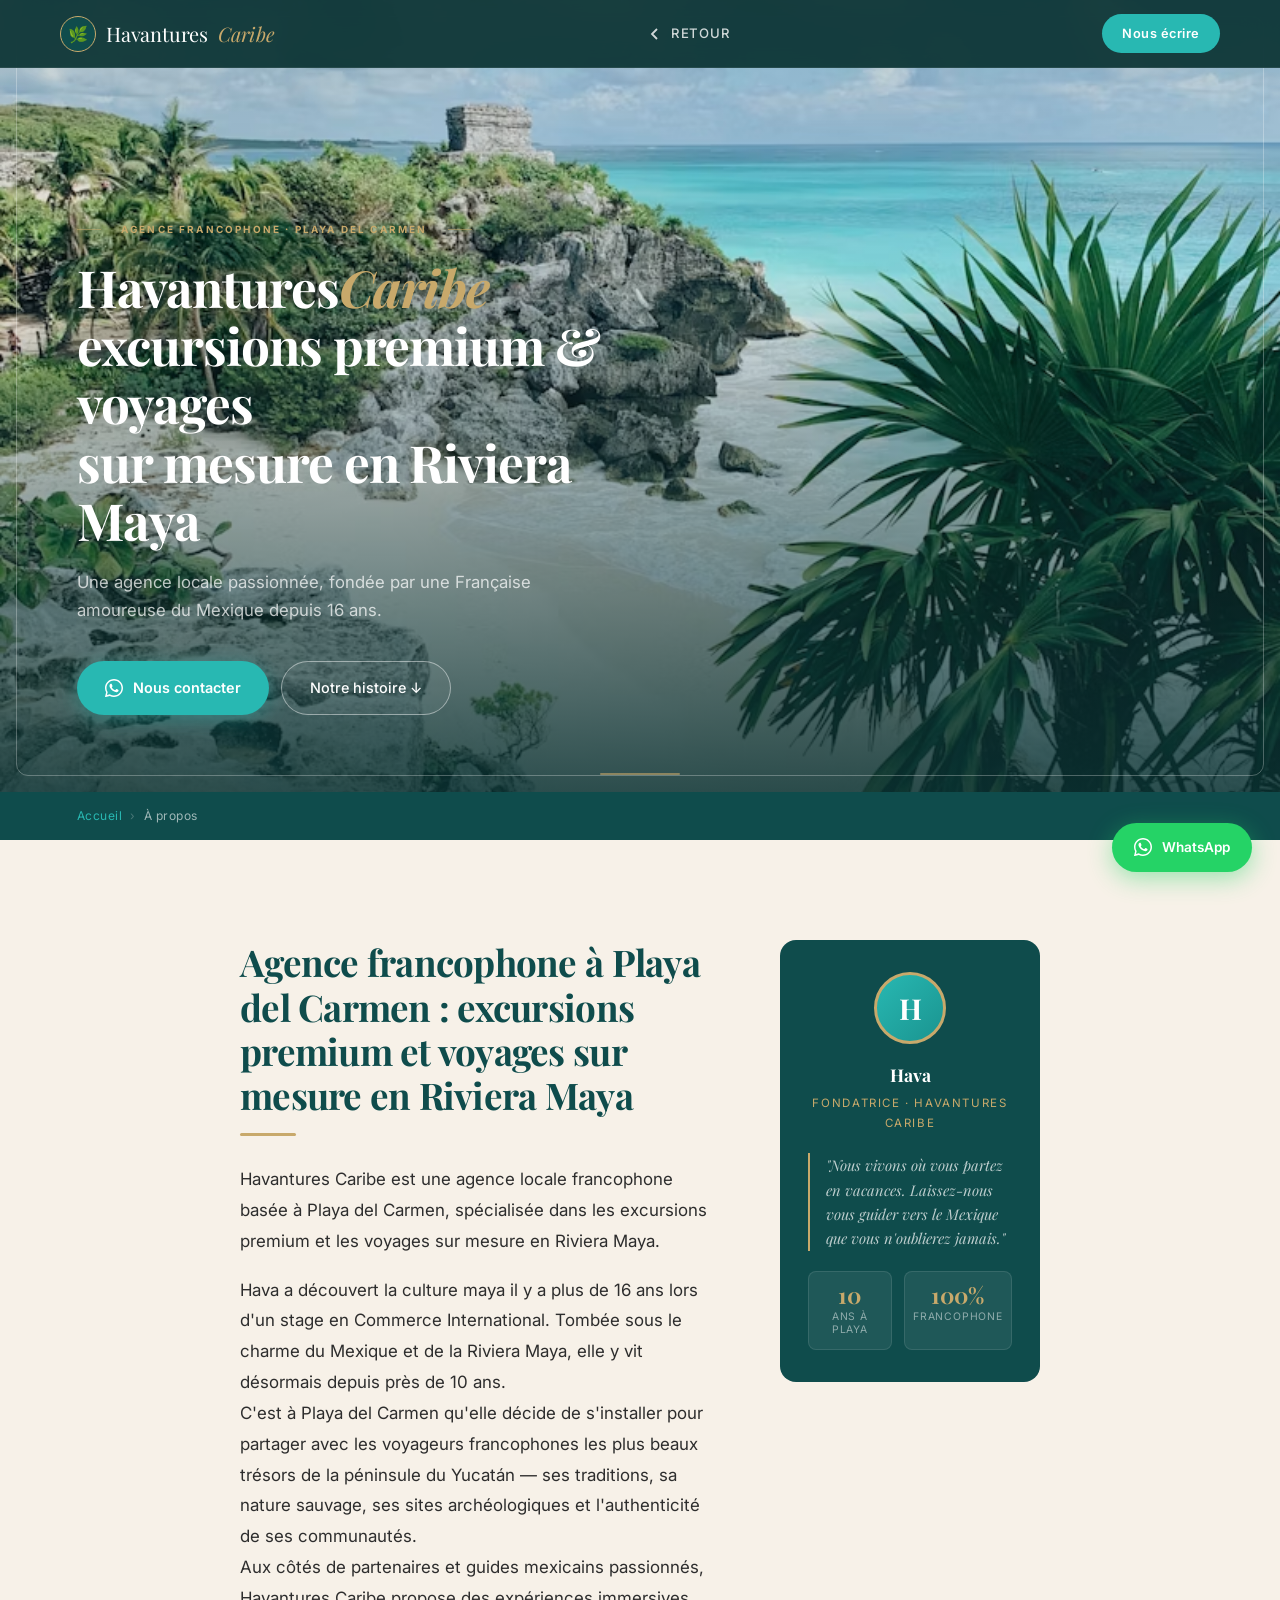
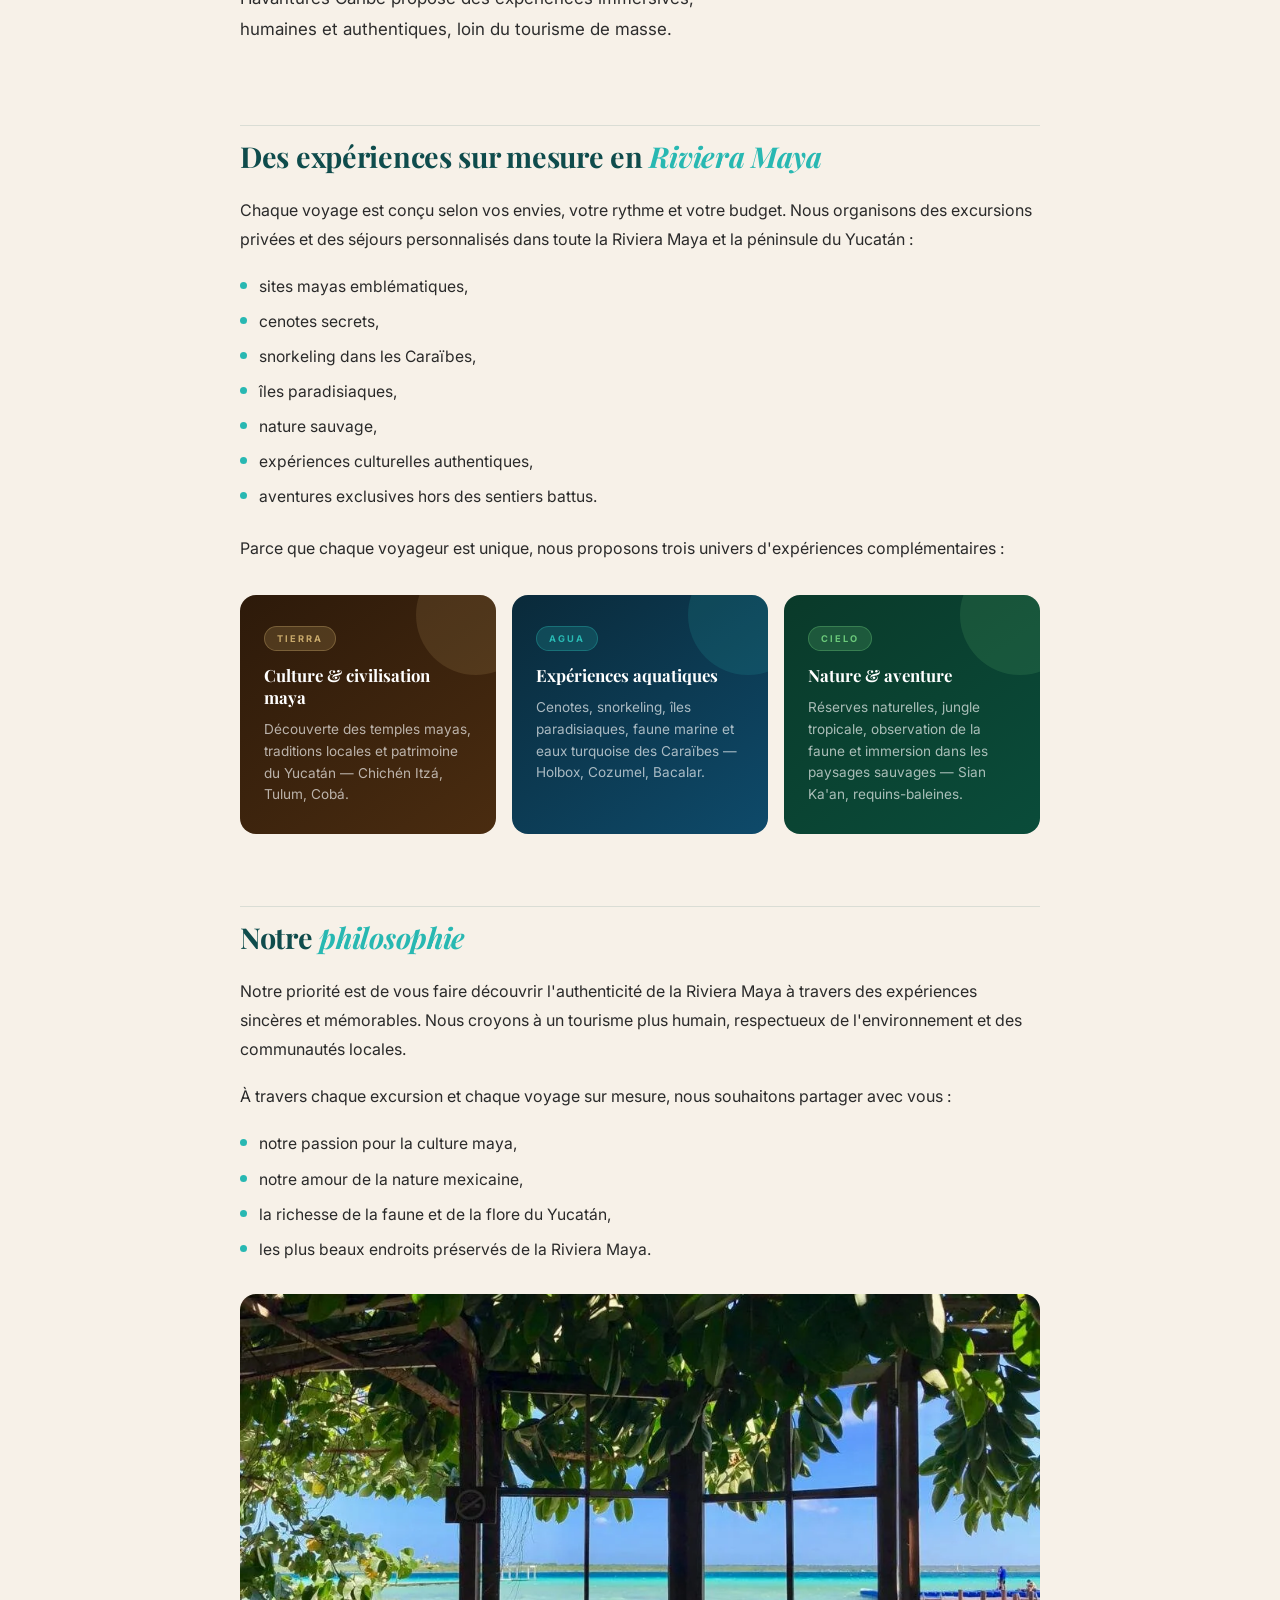
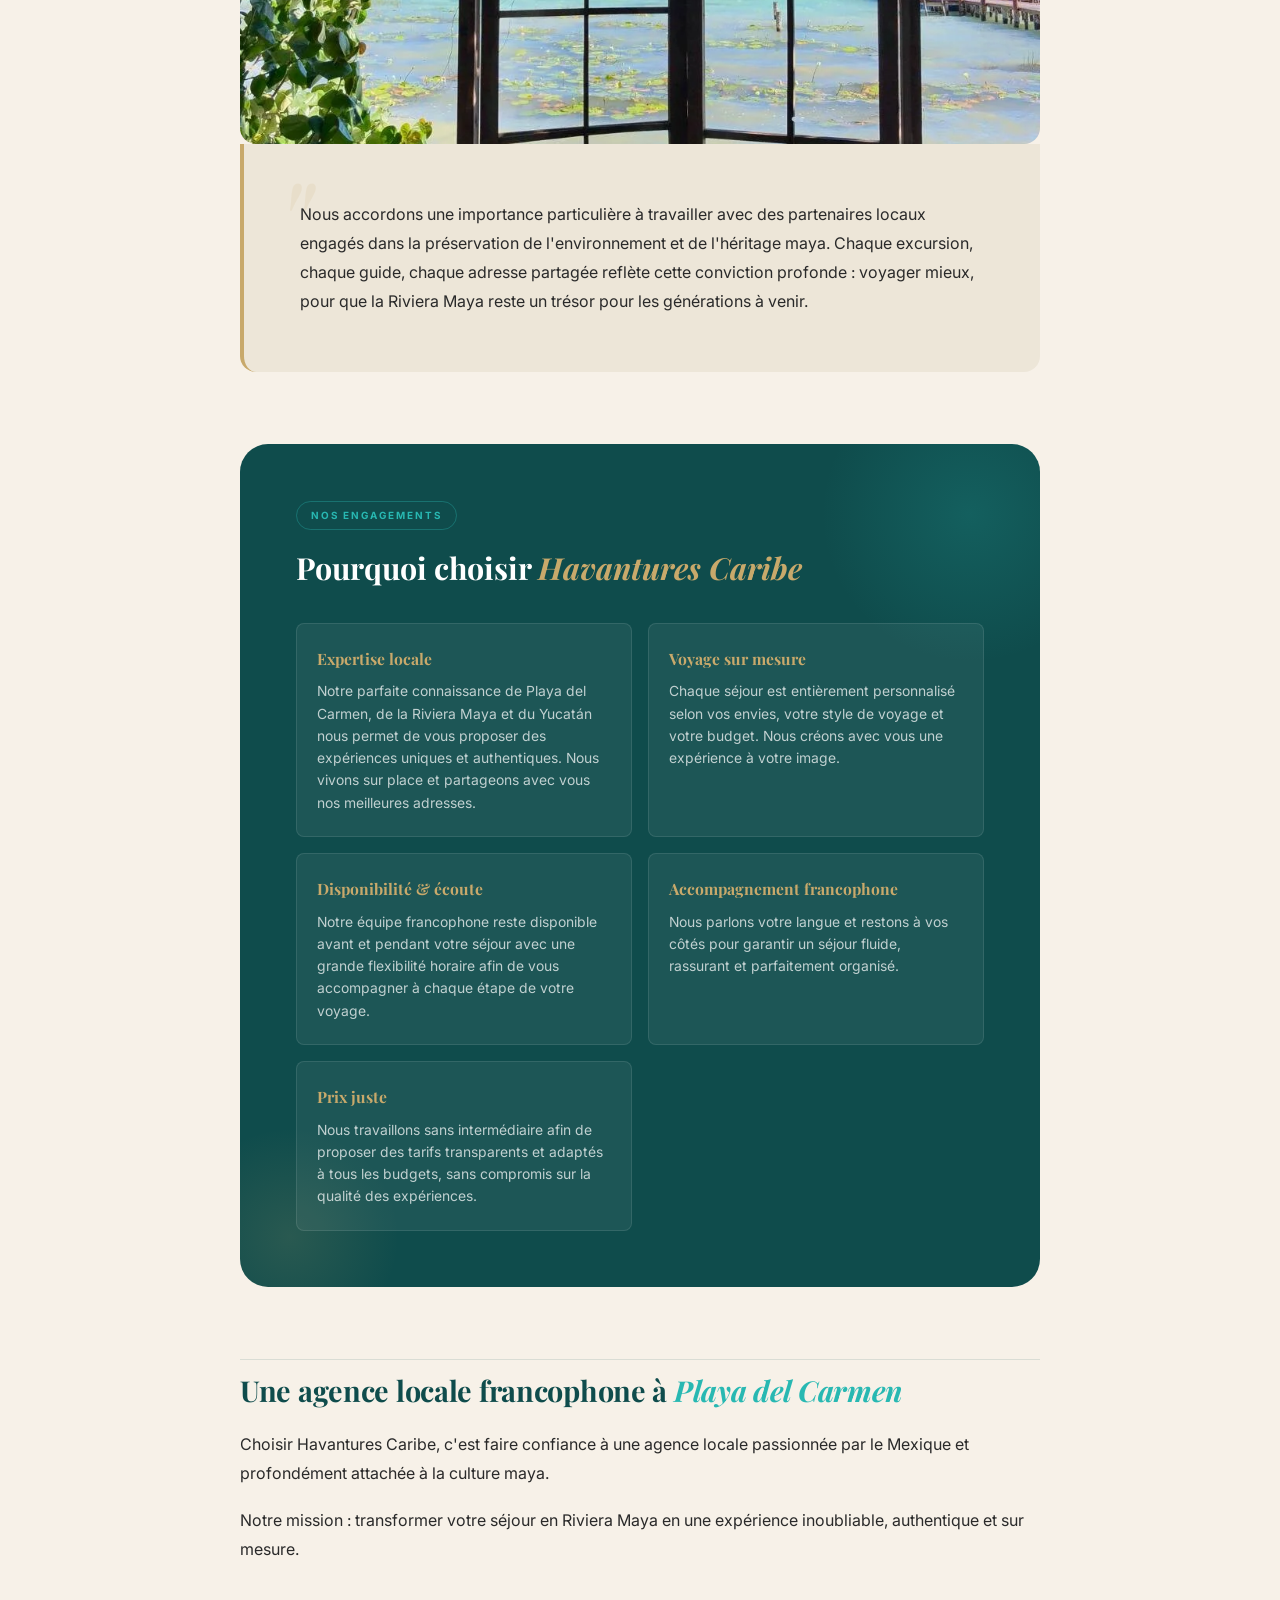
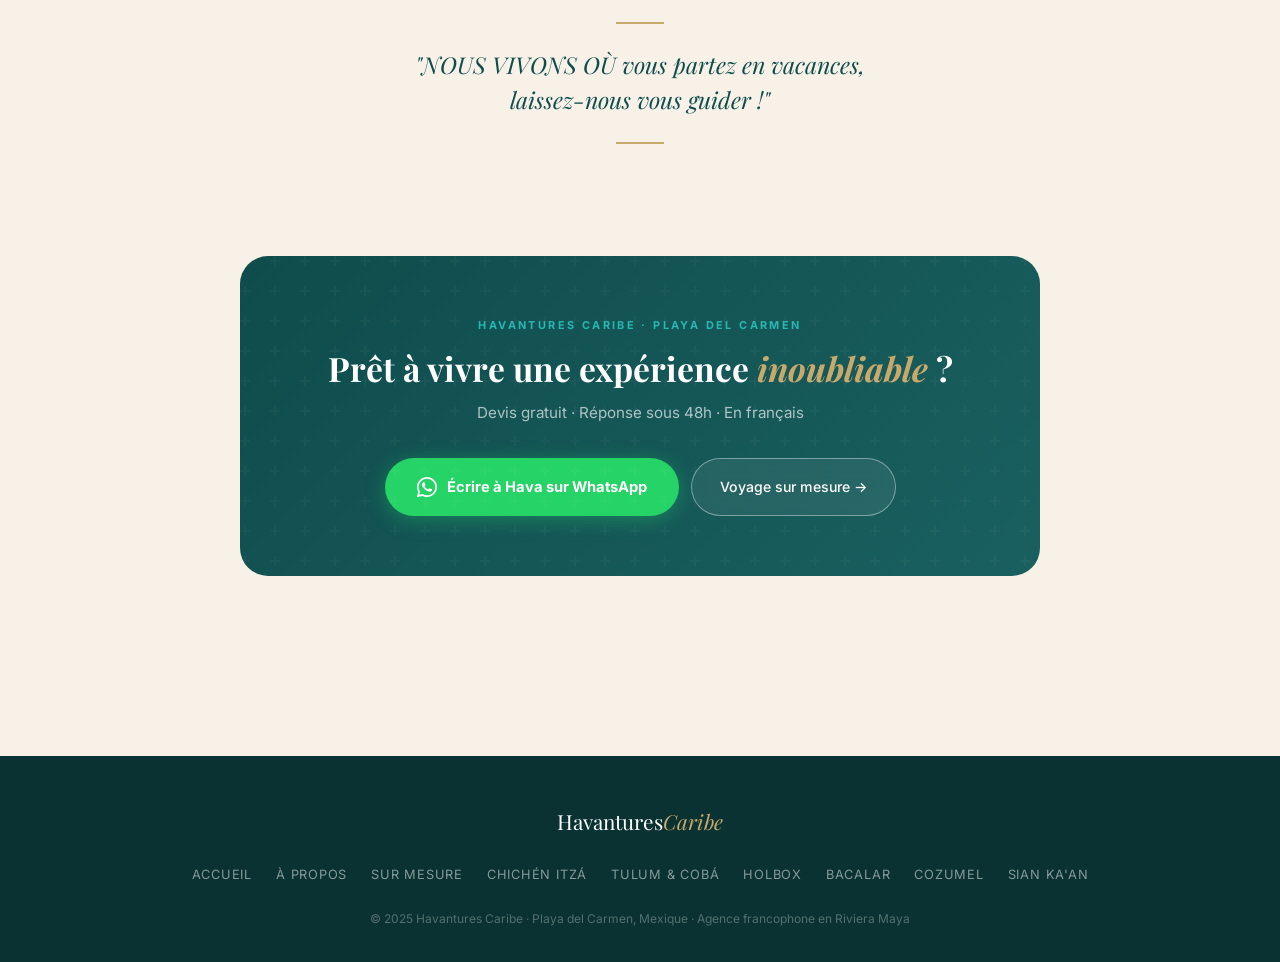
<file: a-propos.html>
<!DOCTYPE html>
<html lang="fr">
<head>
  <meta charset="UTF-8"/>
  <meta name="viewport" content="width=device-width, initial-scale=1.0"/>
  <title>Agence francophone à Playa del Carmen | Excursions Riviera Maya</title>
  <meta name="description" content="Découvrez Havantures Caribe, agence francophone basée à Playa del Carmen spécialisée dans les excursions premium et voyages sur mesure en Riviera Maya."/>
  <meta name="robots" content="index, follow"/>
  <link rel="canonical" href="https://hchc75.github.io/havntures/a-propos.html"/>

  <meta property="og:type" content="website"/>
  <meta property="og:title" content="Agence francophone à Playa del Carmen | Havantures Caribe"/>
  <meta property="og:description" content="Havantures Caribe, agence locale francophone à Playa del Carmen. Excursions premium et voyages sur mesure en Riviera Maya avec guides passionnés."/>
  <meta property="og:image" content="https://images.unsplash.com/photo-1559494007-9f5847c49d94?w=1200&q=80"/>

  <link rel="preconnect" href="https://fonts.googleapis.com"/>
  <link rel="preconnect" href="https://fonts.gstatic.com" crossorigin/>
  <link href="https://fonts.googleapis.com/css2?family=Playfair+Display:ital,wght@0,400;0,600;0,700;1,400;1,600&family=Inter:wght@300;400;500;600&display=swap" rel="stylesheet"/>

  <style>
    /* ── TOKENS ─────────────────────────────────────────── */
    :root {
      --cream: #F7F1E8;
      --cream-dark: #EDE6D8;
      --teal: #28B8B2;
      --teal-mid: #1a9490;
      --teal-dark: #0F4C4C;
      --teal-deeper: #0a3232;
      --gold: #C8A96B;
      --gold-light: #dfc08a;
      --ink: #111111;
      --white: #ffffff;
      --white-80: rgba(255,255,255,0.8);
      --white-20: rgba(255,255,255,0.2);
      --font-display: 'Playfair Display', Georgia, serif;
      --font-body: 'Inter', system-ui, sans-serif;
      --radius-sm: 8px;
      --radius-md: 16px;
      --radius-lg: 28px;
      --radius-full: 9999px;
      --shadow-md: 0 8px 32px rgba(17,17,17,0.12);
      --shadow-lg: 0 16px 56px rgba(17,17,17,0.16);
      --container: 880px;
    }

    *, *::before, *::after { box-sizing: border-box; margin: 0; padding: 0; }
    html { scroll-behavior: smooth; font-size: 16px; }
    body {
      font-family: var(--font-body);
      color: var(--ink);
      background: var(--cream);
      overflow-x: hidden;
      line-height: 1.7;
      -webkit-font-smoothing: antialiased;
    }
    a { text-decoration: none; color: inherit; }
    ul { list-style: none; }
    img { max-width: 100%; display: block; }

    /* ── SCROLL PROGRESS ─────────────────────────────────── */
    #scroll-progress {
      position: fixed; top: 0; left: 0;
      height: 3px; width: 0%;
      background: linear-gradient(90deg, var(--teal), var(--gold));
      z-index: 10000;
      transition: width 0.1s linear;
    }

    /* ── NAVBAR ──────────────────────────────────────────── */
    .nav {
      position: fixed; top: 0; left: 0; right: 0; z-index: 999;
      padding: 0 clamp(20px, 5vw, 60px);
      height: 68px;
      display: flex; align-items: center; justify-content: space-between;
      background: rgba(10,50,50,0.92);
      backdrop-filter: blur(16px);
      border-bottom: 1px solid rgba(255,255,255,0.08);
    }
    .nav-brand {
      display: flex; align-items: center; gap: 10px;
      font-family: var(--font-display);
      font-size: 1.25rem;
      color: var(--white);
      letter-spacing: -0.01em;
    }
    .nav-brand-logo {
      width: 36px; height: 36px;
      background: var(--teal-dark);
      border: 1.5px solid var(--gold);
      border-radius: 50%;
      display: flex; align-items: center; justify-content: center;
      font-size: 1rem;
    }
    .nav-brand span { color: var(--gold); font-style: italic; }
    .nav-back {
      display: flex; align-items: center; gap: 8px;
      color: var(--white-80);
      font-size: 0.82rem;
      letter-spacing: 0.06em;
      text-transform: uppercase;
      font-weight: 500;
      transition: color 0.2s;
    }
    .nav-back:hover { color: var(--gold); }
    .nav-back svg { width: 16px; height: 16px; }
    .nav-cta {
      display: inline-flex; align-items: center; gap: 8px;
      background: var(--teal);
      color: var(--white);
      font-size: 0.8rem;
      font-weight: 600;
      letter-spacing: 0.04em;
      padding: 9px 20px;
      border-radius: var(--radius-full);
      transition: background 0.2s, transform 0.2s;
    }
    .nav-cta:hover { background: var(--teal-mid); transform: translateY(-1px); }

    /* ── HERO ────────────────────────────────────────────── */
    .hero {
      position: relative;
      height: 88vh; min-height: 540px;
      display: flex; align-items: flex-end;
      overflow: hidden;
    }
    .hero-bg {
      position: absolute; inset: 0;
      background-image:
        linear-gradient(to bottom, rgba(10,50,50,0.2) 0%, rgba(10,50,50,0.08) 35%, rgba(10,50,50,0.85) 100%),
        url('img/tulum.avif');
      background-size: cover;
      background-position: center 25%;
      transform: scale(1.04);
      animation: heroZoom 18s ease-out forwards;
    }
    @keyframes heroZoom {
      from { transform: scale(1.04); }
      to   { transform: scale(1.00); }
    }
    .hero-frame {
      position: absolute; inset: 16px;
      border: 1.5px solid rgba(255,255,255,0.28);
      border-radius: 12px;
      pointer-events: none;
      z-index: 2;
    }
    /* Gold accent line at bottom of frame */
    .hero-frame::after {
      content: '';
      position: absolute;
      bottom: 0; left: 50%; transform: translateX(-50%);
      width: 80px; height: 2px;
      background: var(--gold);
      opacity: 0.6;
      border-radius: 1px;
    }
    .hero-content {
      position: relative; z-index: 3;
      padding: clamp(40px, 6vw, 80px) clamp(24px, 6vw, 80px);
      max-width: 760px;
      animation: heroFade 1s ease both;
    }
    @keyframes heroFade {
      from { opacity: 0; transform: translateY(24px); }
      to   { opacity: 1; transform: translateY(0); }
    }
    .hero-eyebrow {
      display: inline-flex; align-items: center; gap: 10px;
      font-size: 0.62rem;
      font-weight: 700;
      letter-spacing: 0.22em;
      text-transform: uppercase;
      color: var(--gold);
      margin-bottom: 20px;
    }
    .hero-eyebrow::before, .hero-eyebrow::after {
      content: '';
      width: 24px; height: 1px;
      background: var(--gold);
      opacity: 0.5;
    }
    .hero-title {
      font-family: var(--font-display);
      font-size: clamp(2rem, 5vw, 3.2rem);
      font-weight: 700;
      color: var(--white);
      line-height: 1.14;
      margin-bottom: 20px;
      letter-spacing: -0.02em;
    }
    .hero-title em { color: var(--gold); font-style: italic; }
    .hero-sub {
      font-size: clamp(0.9rem, 1.5vw, 1.05rem);
      color: rgba(255,255,255,0.72);
      max-width: 520px;
      margin-bottom: 36px;
      line-height: 1.65;
    }
    .hero-actions { display: flex; gap: 12px; flex-wrap: wrap; }
    .btn-primary-hero {
      display: inline-flex; align-items: center; gap: 10px;
      background: var(--teal);
      color: var(--white);
      font-size: 0.9rem;
      font-weight: 600;
      padding: 14px 28px;
      border-radius: var(--radius-full);
      transition: background 0.2s, transform 0.2s, box-shadow 0.2s;
      box-shadow: 0 4px 20px rgba(40,184,178,0.4);
    }
    .btn-primary-hero:hover { background: var(--teal-mid); transform: translateY(-2px); box-shadow: 0 8px 28px rgba(40,184,178,0.5); }
    .btn-outline-hero {
      display: inline-flex; align-items: center; gap: 10px;
      border: 1.5px solid rgba(255,255,255,0.45);
      color: var(--white);
      font-size: 0.9rem;
      font-weight: 500;
      padding: 14px 28px;
      border-radius: var(--radius-full);
      backdrop-filter: blur(8px);
      background: rgba(255,255,255,0.06);
      transition: background 0.2s, border-color 0.2s;
    }
    .btn-outline-hero:hover { background: rgba(255,255,255,0.13); border-color: rgba(255,255,255,0.7); }

    /* ── BREADCRUMB ──────────────────────────────────────── */
    .breadcrumb {
      background: var(--teal-dark);
      padding: 14px clamp(24px, 6vw, 80px);
      display: flex; align-items: center; gap: 8px;
      font-size: 0.75rem;
      color: rgba(255,255,255,0.6);
      letter-spacing: 0.04em;
    }
    .breadcrumb a { color: var(--teal); transition: color 0.2s; }
    .breadcrumb a:hover { color: var(--gold); }
    .breadcrumb-sep { opacity: 0.4; }

    /* ── ARTICLE LAYOUT ──────────────────────────────────── */
    .article-wrap {
      max-width: var(--container);
      margin: 0 auto;
      padding: clamp(60px, 8vw, 100px) clamp(24px, 5vw, 40px);
    }

    /* ── STORY INTRO ─────────────────────────────────────── */
    .story-intro {
      display: grid;
      grid-template-columns: 1fr 260px;
      gap: 56px;
      align-items: start;
      margin-bottom: 80px;
    }
    .story-text {}
    .article-h1 {
      font-family: var(--font-display);
      font-size: clamp(1.6rem, 3.5vw, 2.3rem);
      font-weight: 700;
      color: var(--teal-dark);
      line-height: 1.2;
      margin-bottom: 28px;
      letter-spacing: -0.02em;
    }
    .article-h1::after {
      content: '';
      display: block;
      width: 56px; height: 3px;
      background: var(--gold);
      border-radius: 2px;
      margin-top: 16px;
    }
    .article-lead {
      font-size: 1.06rem;
      line-height: 1.82;
      color: #2d2d2d;
      margin-bottom: 18px;
    }
    .article-lead + .article-lead { margin-bottom: 0; }

    /* Founder card */
    .founder-card {
      background: var(--teal-dark);
      border-radius: var(--radius-md);
      padding: 32px 28px;
      position: sticky;
      top: 88px;
      text-align: center;
    }
    .founder-avatar {
      width: 72px; height: 72px;
      background: linear-gradient(135deg, var(--teal) 0%, var(--teal-mid) 100%);
      border: 3px solid var(--gold);
      border-radius: 50%;
      margin: 0 auto 16px;
      display: flex; align-items: center; justify-content: center;
      font-family: var(--font-display);
      font-size: 1.8rem;
      color: var(--white);
      font-weight: 700;
    }
    .founder-name {
      font-family: var(--font-display);
      font-size: 1.1rem;
      font-weight: 700;
      color: var(--white);
      margin-bottom: 4px;
    }
    .founder-role {
      font-size: 0.72rem;
      letter-spacing: 0.14em;
      text-transform: uppercase;
      color: var(--gold);
      margin-bottom: 20px;
    }
    .founder-quote {
      font-family: var(--font-display);
      font-style: italic;
      font-size: 0.92rem;
      color: rgba(255,255,255,0.72);
      line-height: 1.65;
      border-left: 2px solid var(--gold);
      padding-left: 16px;
      text-align: left;
    }
    .founder-stat-row {
      display: flex; gap: 12px;
      margin-top: 20px;
    }
    .founder-stat {
      flex: 1;
      background: rgba(255,255,255,0.07);
      border: 1px solid rgba(255,255,255,0.1);
      border-radius: var(--radius-sm);
      padding: 12px 8px;
      text-align: center;
    }
    .founder-stat-num {
      font-family: var(--font-display);
      font-size: 1.4rem;
      font-weight: 700;
      color: var(--gold);
      line-height: 1;
      margin-bottom: 4px;
    }
    .founder-stat-label {
      font-size: 0.65rem;
      letter-spacing: 0.08em;
      text-transform: uppercase;
      color: rgba(255,255,255,0.5);
      line-height: 1.3;
    }

    /* ── SECTION BLOCK ───────────────────────────────────── */
    .article-section {
      margin-bottom: 72px;
      padding-top: 12px;
      border-top: 1px solid rgba(15,76,76,0.12);
    }
    .article-h2 {
      font-family: var(--font-display);
      font-size: clamp(1.3rem, 2.5vw, 1.8rem);
      font-weight: 700;
      color: var(--teal-dark);
      line-height: 1.25;
      margin-bottom: 22px;
      letter-spacing: -0.01em;
    }
    .article-h2 em { color: var(--teal); font-style: italic; }
    .article-p {
      font-size: 1rem;
      line-height: 1.82;
      color: #2a2a2a;
      margin-bottom: 18px;
    }
    .article-p:last-child { margin-bottom: 0; }

    /* ── LIST ────────────────────────────────────────────── */
    .article-list {
      margin: 20px 0 24px 0;
      display: flex; flex-direction: column; gap: 10px;
    }
    .article-list li {
      display: flex; align-items: flex-start; gap: 12px;
      font-size: 0.98rem;
      color: #2a2a2a;
      line-height: 1.6;
    }
    .article-list li::before {
      content: '';
      flex-shrink: 0;
      width: 7px; height: 7px;
      background: var(--teal);
      border-radius: 50%;
      margin-top: 8px;
    }

    /* ── UNIVERSE CARDS (TIERRA / AGUA / CIELO) ──────────── */
    .universe-grid {
      display: grid;
      grid-template-columns: repeat(3, 1fr);
      gap: 16px;
      margin: 32px 0 8px;
    }
    .universe-card {
      border-radius: var(--radius-md);
      padding: 28px 24px;
      position: relative;
      overflow: hidden;
      transition: transform 0.3s;
    }
    .universe-card:hover { transform: translateY(-4px); }
    .universe-card--tierra {
      background: linear-gradient(145deg, #2d1a0a 0%, #4a2c10 100%);
    }
    .universe-card--agua {
      background: linear-gradient(145deg, #0a2a3a 0%, #0e4a6a 100%);
    }
    .universe-card--cielo {
      background: linear-gradient(145deg, #0a3a2a 0%, #0a4c3a 100%);
    }
    .universe-card::before {
      content: '';
      position: absolute;
      top: -40px; right: -40px;
      width: 120px; height: 120px;
      border-radius: 50%;
      opacity: 0.15;
      pointer-events: none;
    }
    .universe-card--tierra::before { background: #C8A96B; }
    .universe-card--agua::before   { background: #28B8B2; }
    .universe-card--cielo::before  { background: #6bc87a; }
    .universe-tag {
      display: inline-block;
      font-size: 0.58rem;
      font-weight: 700;
      letter-spacing: 0.22em;
      text-transform: uppercase;
      padding: 4px 12px;
      border-radius: var(--radius-full);
      margin-bottom: 14px;
    }
    .universe-card--tierra .universe-tag { background: rgba(200,169,107,0.2); color: var(--gold); border: 1px solid rgba(200,169,107,0.35); }
    .universe-card--agua   .universe-tag { background: rgba(40,184,178,0.2);  color: var(--teal);  border: 1px solid rgba(40,184,178,0.35); }
    .universe-card--cielo  .universe-tag { background: rgba(107,200,122,0.2); color: #6bc87a;      border: 1px solid rgba(107,200,122,0.35); }
    .universe-title {
      font-family: var(--font-display);
      font-size: 1.05rem;
      font-weight: 700;
      color: var(--white);
      margin-bottom: 10px;
      line-height: 1.3;
    }
    .universe-desc {
      font-size: 0.85rem;
      color: rgba(255,255,255,0.65);
      line-height: 1.6;
    }

    /* ── PHILOSOPHY BLOCK ────────────────────────────────── */
    .philosophy-block {
      background: var(--cream-dark);
      border-radius: var(--radius-lg);
      padding: clamp(36px, 5vw, 56px);
      margin: 40px 0 0;
      position: relative;
      border-left: 4px solid var(--gold);
    }
    .philosophy-block::before {
      content: '"';
      font-family: var(--font-display);
      font-size: 8rem;
      line-height: 1;
      color: var(--gold);
      opacity: 0.12;
      position: absolute;
      top: 16px; left: 28px;
      pointer-events: none;
      font-style: italic;
    }
    .philosophy-block .article-p { position: relative; z-index: 1; }

    /* ── WHY BLOCK ───────────────────────────────────────── */
    .why-block {
      background: var(--teal-dark);
      border-radius: var(--radius-lg);
      padding: clamp(36px, 5vw, 56px);
      margin-bottom: 72px;
      position: relative;
      overflow: hidden;
    }
    .why-block::before {
      content: '';
      position: absolute;
      top: -80px; right: -80px;
      width: 300px; height: 300px;
      background: radial-gradient(circle, rgba(40,184,178,0.18) 0%, transparent 70%);
      pointer-events: none;
    }
    .why-block::after {
      content: '';
      position: absolute;
      bottom: -60px; left: -60px;
      width: 220px; height: 220px;
      background: radial-gradient(circle, rgba(200,169,107,0.14) 0%, transparent 70%);
      pointer-events: none;
    }
    .why-tag {
      display: inline-block;
      font-size: 0.62rem;
      font-weight: 700;
      letter-spacing: 0.2em;
      text-transform: uppercase;
      color: var(--teal);
      border: 1px solid rgba(40,184,178,0.35);
      padding: 5px 14px;
      border-radius: var(--radius-full);
      margin-bottom: 20px;
    }
    .why-title {
      font-family: var(--font-display);
      font-size: clamp(1.4rem, 2.8vw, 1.9rem);
      font-weight: 700;
      color: var(--white);
      line-height: 1.2;
      margin-bottom: 36px;
    }
    .why-title em { color: var(--gold); font-style: italic; }
    .why-grid {
      display: grid;
      grid-template-columns: repeat(auto-fit, minmax(240px, 1fr));
      gap: 16px;
      position: relative; z-index: 1;
    }
    .why-item {
      background: rgba(255,255,255,0.06);
      border: 1px solid rgba(255,255,255,0.1);
      border-radius: var(--radius-sm);
      padding: 22px 20px;
      transition: background 0.2s, border-color 0.2s;
    }
    .why-item:hover { background: rgba(255,255,255,0.1); border-color: rgba(40,184,178,0.4); }
    .why-item-title {
      font-family: var(--font-display);
      font-size: 0.98rem;
      font-weight: 700;
      color: var(--gold);
      margin-bottom: 8px;
    }
    .why-item-desc {
      font-size: 0.87rem;
      color: rgba(255,255,255,0.72);
      line-height: 1.6;
    }

    /* ── CLOSING SECTION ─────────────────────────────────── */
    .closing-section {
      margin-bottom: 72px;
    }
    .closing-quote {
      font-family: var(--font-display);
      font-style: italic;
      font-size: clamp(1.1rem, 2.5vw, 1.45rem);
      color: var(--teal-dark);
      line-height: 1.5;
      text-align: center;
      padding: 40px 0;
      position: relative;
    }
    .closing-quote::before, .closing-quote::after {
      content: '';
      display: block;
      width: 48px; height: 2px;
      background: var(--gold);
      margin: 0 auto;
    }
    .closing-quote::before { margin-bottom: 24px; }
    .closing-quote::after  { margin-top: 24px; }

    /* ── CTA STRIP ───────────────────────────────────────── */
    .cta-strip {
      background: linear-gradient(135deg, var(--teal-dark) 0%, #1a6060 100%);
      border-radius: var(--radius-lg);
      padding: clamp(40px, 5vw, 60px);
      text-align: center;
      margin-bottom: 80px;
      position: relative;
      overflow: hidden;
    }
    .cta-strip::before {
      content: '';
      position: absolute; inset: 0;
      background: url("data:image/svg+xml,%3Csvg width='60' height='60' viewBox='0 0 60 60' xmlns='http://www.w3.org/2000/svg'%3E%3Cg fill='none' fill-rule='evenodd'%3E%3Cg fill='%23ffffff' fill-opacity='0.03'%3E%3Cpath d='M36 34v-4h-2v4h-4v2h4v4h2v-4h4v-2h-4zm0-30V0h-2v4h-4v2h4v4h2V6h4V4h-4zM6 34v-4H4v4H0v2h4v4h2v-4h4v-2H6zM6 4V0H4v4H0v2h4v4h2V6h4V4H6z'/%3E%3C/g%3E%3C/g%3E%3C/svg%3E");
    }
    .cta-strip-label {
      font-size: 0.68rem;
      font-weight: 700;
      letter-spacing: 0.22em;
      text-transform: uppercase;
      color: var(--teal);
      margin-bottom: 14px;
      display: block;
    }
    .cta-strip-title {
      font-family: var(--font-display);
      font-size: clamp(1.5rem, 3vw, 2.1rem);
      font-weight: 700;
      color: var(--white);
      margin-bottom: 12px;
      line-height: 1.2;
    }
    .cta-strip-title em { color: var(--gold); font-style: italic; }
    .cta-strip-sub {
      color: rgba(255,255,255,0.65);
      font-size: 0.95rem;
      margin-bottom: 32px;
    }
    .cta-strip-actions { display: flex; gap: 12px; justify-content: center; flex-wrap: wrap; }
    .btn-wa {
      display: inline-flex; align-items: center; gap: 10px;
      background: #25D366;
      color: var(--white);
      font-size: 0.92rem;
      font-weight: 700;
      padding: 16px 32px;
      border-radius: var(--radius-full);
      transition: background 0.2s, transform 0.2s, box-shadow 0.2s;
      box-shadow: 0 4px 20px rgba(37,211,102,0.35);
    }
    .btn-wa:hover { background: #1fb954; transform: translateY(-2px); box-shadow: 0 8px 30px rgba(37,211,102,0.45); }
    .btn-wa svg { width: 20px; height: 20px; }
    .btn-email {
      display: inline-flex; align-items: center; gap: 10px;
      border: 1.5px solid rgba(255,255,255,0.4);
      color: var(--white);
      font-size: 0.88rem;
      font-weight: 500;
      padding: 16px 28px;
      border-radius: var(--radius-full);
      background: rgba(255,255,255,0.07);
      backdrop-filter: blur(8px);
      transition: background 0.2s, border-color 0.2s;
    }
    .btn-email:hover { background: rgba(255,255,255,0.13); border-color: rgba(255,255,255,0.7); }

    /* ── STICKY CTA ──────────────────────────────────────── */
    .sticky-cta {
      position: fixed; bottom: 28px; right: 28px;
      z-index: 998;
      display: flex; align-items: center; gap: 10px;
      background: #25D366;
      color: var(--white);
      font-size: 0.85rem;
      font-weight: 600;
      padding: 13px 22px;
      border-radius: var(--radius-full);
      box-shadow: 0 6px 24px rgba(37,211,102,0.45);
      transition: transform 0.2s, box-shadow 0.2s;
    }
    .sticky-cta:hover { transform: translateY(-3px) scale(1.02); box-shadow: 0 10px 32px rgba(37,211,102,0.55); }
    .sticky-cta svg { width: 18px; height: 18px; }

    /* ── FOOTER ──────────────────────────────────────────── */
    .footer {
      background: var(--teal-deeper);
      color: rgba(255,255,255,0.6);
      padding: 48px clamp(24px, 6vw, 80px) 32px;
      display: flex; flex-direction: column;
      align-items: center; gap: 24px;
      text-align: center;
    }
    .footer-brand {
      font-family: var(--font-display);
      font-size: 1.3rem;
      color: var(--white);
    }
    .footer-brand span { color: var(--gold); font-style: italic; }
    .footer-links {
      display: flex; flex-wrap: wrap; gap: 24px; justify-content: center;
    }
    .footer-links a {
      font-size: 0.8rem;
      letter-spacing: 0.06em;
      text-transform: uppercase;
      color: rgba(255,255,255,0.5);
      transition: color 0.2s;
    }
    .footer-links a:hover { color: var(--gold); }
    .footer-copy {
      font-size: 0.75rem;
      color: rgba(255,255,255,0.3);
    }

    /* ── RESPONSIVE ──────────────────────────────────────── */
    @media (max-width: 768px) {
      .story-intro {
        grid-template-columns: 1fr;
        gap: 40px;
      }
      .founder-card { position: static; }
      .universe-grid { grid-template-columns: 1fr; }
      .why-grid { grid-template-columns: 1fr; }
    }
    @media (max-width: 600px) {
      .nav-back span { display: none; }
      .hero-actions { flex-direction: column; }
      .btn-primary-hero, .btn-outline-hero { justify-content: center; }
      .cta-strip-actions { flex-direction: column; align-items: center; }
      .sticky-cta span { display: none; }
      .sticky-cta { padding: 14px; border-radius: 50%; }
    }
  </style>
</head>
<body>

  <div id="scroll-progress"></div>

  <!-- NAVBAR -->
  <nav class="nav" aria-label="Navigation principale">
    <a href="index.html" class="nav-brand">
      <div class="nav-brand-logo">🌿</div>
      Havantures<span>Caribe</span>
    </a>
    <a href="index.html" class="nav-back" aria-label="Retour à l'accueil">
      <svg viewBox="0 0 16 16" fill="none" stroke="currentColor" stroke-width="1.8">
        <path d="M10 3L5 8l5 5"/>
      </svg>
      <span>Retour</span>
    </a>
    <a href="https://wa.me/524491234567?text=Bonjour%20Havantures%20Caribe%20%2C%20j%27aimerais%20en%20savoir%20plus%20sur%20vos%20excursions%20!"
       class="nav-cta" target="_blank" rel="noopener noreferrer">
      Nous écrire
    </a>
  </nav>

  <!-- HERO -->
  <header class="hero" aria-label="Havantures Caribe, agence francophone à Playa del Carmen">
    <div class="hero-bg" aria-hidden="true"></div>
    <div class="hero-frame" aria-hidden="true"></div>
    <div class="hero-content">
      <div class="hero-eyebrow">
        <span></span>
        Agence francophone · Playa del Carmen
        <span></span>
      </div>
      <h1 class="hero-title">
        Havantures<em>Caribe</em><br>
        excursions premium &amp; voyages<br>
        sur mesure en Riviera Maya
      </h1>
      <p class="hero-sub">Une agence locale passionnée, fondée par une Française amoureuse du Mexique depuis 16 ans.</p>
      <div class="hero-actions">
        <a href="https://wa.me/524491234567?text=Bonjour%20Havantures%20Caribe%20%2C%20j%27aimerais%20en%20savoir%20plus%20!"
           class="btn-primary-hero" target="_blank" rel="noopener noreferrer">
          <svg width="18" height="18" viewBox="0 0 24 24" fill="currentColor"><path d="M17.472 14.382c-.297-.149-1.758-.867-2.03-.967-.273-.099-.471-.148-.67.15-.197.297-.767.966-.94 1.164-.173.199-.347.223-.644.075-.297-.15-1.255-.463-2.39-1.475-.883-.788-1.48-1.761-1.653-2.059-.173-.297-.018-.458.13-.606.134-.133.298-.347.446-.52.149-.174.198-.298.298-.497.099-.198.05-.371-.025-.52-.075-.149-.669-1.612-.916-2.207-.242-.579-.487-.5-.669-.51-.173-.008-.371-.01-.57-.01-.198 0-.52.074-.792.372-.272.297-1.04 1.016-1.04 2.479 0 1.462 1.065 2.875 1.213 3.074.149.198 2.096 3.2 5.077 4.487.709.306 1.262.489 1.694.625.712.227 1.36.195 1.871.118.571-.085 1.758-.719 2.006-1.413.248-.694.248-1.289.173-1.413-.074-.124-.272-.198-.57-.347z"/><path d="M12 0C5.373 0 0 5.373 0 12c0 2.118.549 4.106 1.508 5.83L.057 23.5a.5.5 0 00.613.612l5.748-1.435A11.94 11.94 0 0012 24c6.627 0 12-5.373 12-12S18.627 0 12 0zm0 22a9.95 9.95 0 01-5.193-1.456l-.372-.22-3.853.962.972-3.77-.242-.386A9.96 9.96 0 012 12C2 6.477 6.477 2 12 2s10 4.477 10 10-4.477 10-10 10z"/></svg>
          Nous contacter
        </a>
        <a href="#notre-histoire" class="btn-outline-hero">
          Notre histoire ↓
        </a>
      </div>
    </div>
  </header>

  <!-- BREADCRUMB -->
  <nav class="breadcrumb" aria-label="Fil d'Ariane">
    <a href="index.html">Accueil</a>
    <span class="breadcrumb-sep">›</span>
    <span>À propos</span>
  </nav>

  <!-- MAIN CONTENT -->
  <main id="notre-histoire" class="article-wrap">

    <!-- H1 + STORY INTRO -->
    <section aria-labelledby="titre-principal">
      <div class="story-intro">

        <div class="story-text">
          <h2 id="titre-principal" class="article-h1">
            Agence francophone à Playa del Carmen : excursions premium et voyages sur mesure en Riviera Maya
          </h2>
          <p class="article-lead">
            Havantures Caribe est une agence locale francophone basée à Playa del Carmen, spécialisée dans les excursions premium et les voyages sur mesure en Riviera Maya.
          </p>
          <p class="article-lead">
            Hava a découvert la culture maya il y a plus de 16 ans lors d'un stage en Commerce International. Tombée sous le charme du Mexique et de la Riviera Maya, elle y vit désormais depuis près de 10 ans.
          </p>
          <p class="article-lead">
            C'est à Playa del Carmen qu'elle décide de s'installer pour partager avec les voyageurs francophones les plus beaux trésors de la péninsule du Yucatán — ses traditions, sa nature sauvage, ses sites archéologiques et l'authenticité de ses communautés.
          </p>
          <p class="article-lead">
            Aux côtés de partenaires et guides mexicains passionnés, Havantures Caribe propose des expériences immersives, humaines et authentiques, loin du tourisme de masse.
          </p>
        </div>

        <!-- Founder sidebar card -->
        <aside class="founder-card" aria-label="Fondatrice">
          <div class="founder-avatar" aria-hidden="true">H</div>
          <p class="founder-name">Hava</p>
          <p class="founder-role">Fondatrice · Havantures Caribe</p>
          <blockquote class="founder-quote">
            "Nous vivons où vous partez en vacances. Laissez-nous vous guider vers le Mexique que vous n'oublierez jamais."
          </blockquote>
          <div class="founder-stat-row">
            <div class="founder-stat">
              <p class="founder-stat-num">10</p>
              <p class="founder-stat-label">ans à Playa</p>
            </div>
            <div class="founder-stat">
              <p class="founder-stat-num">100%</p>
              <p class="founder-stat-label">francophone</p>
            </div>
          </div>
        </aside>

      </div>
    </section>

    <!-- H2 — EXPERIENCES SUR MESURE -->
    <section class="article-section" aria-labelledby="section-experiences">
      <h2 id="section-experiences" class="article-h2">
        Des expériences sur mesure en <em>Riviera Maya</em>
      </h2>
      <p class="article-p">
        Chaque voyage est conçu selon vos envies, votre rythme et votre budget. Nous organisons des excursions privées et des séjours personnalisés dans toute la Riviera Maya et la péninsule du Yucatán :
      </p>
      <ul class="article-list" role="list">
        <li>sites mayas emblématiques,</li>
        <li>cenotes secrets,</li>
        <li>snorkeling dans les Caraïbes,</li>
        <li>îles paradisiaques,</li>
        <li>nature sauvage,</li>
        <li>expériences culturelles authentiques,</li>
        <li>aventures exclusives hors des sentiers battus.</li>
      </ul>
      <p class="article-p">
        Parce que chaque voyageur est unique, nous proposons trois univers d'expériences complémentaires :
      </p>

      <!-- 3 Universe cards -->
      <div class="universe-grid" role="list">

        <article class="universe-card universe-card--tierra" role="listitem">
          <span class="universe-tag">TIERRA</span>
          <h3 class="universe-title">Culture &amp; civilisation maya</h3>
          <p class="universe-desc">Découverte des temples mayas, traditions locales et patrimoine du Yucatán — Chichén Itzá, Tulum, Cobá.</p>
        </article>

        <article class="universe-card universe-card--agua" role="listitem">
          <span class="universe-tag">AGUA</span>
          <h3 class="universe-title">Expériences aquatiques</h3>
          <p class="universe-desc">Cenotes, snorkeling, îles paradisiaques, faune marine et eaux turquoise des Caraïbes — Holbox, Cozumel, Bacalar.</p>
        </article>

        <article class="universe-card universe-card--cielo" role="listitem">
          <span class="universe-tag">CIELO</span>
          <h3 class="universe-title">Nature &amp; aventure</h3>
          <p class="universe-desc">Réserves naturelles, jungle tropicale, observation de la faune et immersion dans les paysages sauvages — Sian Ka'an, requins-baleines.</p>
        </article>

      </div>
    </section>

    <!-- H2 — PHILOSOPHIE -->
    <section class="article-section" aria-labelledby="section-philosophie">
      <h2 id="section-philosophie" class="article-h2">
        Notre <em>philosophie</em>
      </h2>
      <p class="article-p">
        Notre priorité est de vous faire découvrir l'authenticité de la Riviera Maya à travers des expériences sincères et mémorables. Nous croyons à un tourisme plus humain, respectueux de l'environnement et des communautés locales.
      </p>
      <p class="article-p">
        À travers chaque excursion et chaque voyage sur mesure, nous souhaitons partager avec vous :
      </p>
      <ul class="article-list" role="list">
        <li>notre passion pour la culture maya,</li>
        <li>notre amour de la nature mexicaine,</li>
        <li>la richesse de la faune et de la flore du Yucatán,</li>
        <li>les plus beaux endroits préservés de la Riviera Maya.</li>
      </ul>

      <div class="philosophy-photo" style="border-radius:16px;overflow:hidden;margin:32px 0 0;aspect-ratio:16/9;background:var(--teal-dark);">
        <img src="img/bacalar-lagoon.jpg" alt="Vue sur la lagune de Bacalar depuis une terrasse en bois entourée de végétation tropicale" loading="lazy" style="width:100%;height:100%;object-fit:cover;display:block;"/>
      </div>
      <div class="philosophy-block" style="margin-top:0;border-radius:0 0 16px 16px;">
        <p class="article-p">
          Nous accordons une importance particulière à travailler avec des partenaires locaux engagés dans la préservation de l'environnement et de l'héritage maya. Chaque excursion, chaque guide, chaque adresse partagée reflète cette conviction profonde : voyager mieux, pour que la Riviera Maya reste un trésor pour les générations à venir.
        </p>
      </div>
    </section>

    <!-- H2 — POURQUOI CHOISIR -->
    <div class="why-block" role="region" aria-labelledby="section-pourquoi">
      <span class="why-tag">Nos engagements</span>
      <h2 id="section-pourquoi" class="why-title">
        Pourquoi choisir <em>Havantures Caribe</em>
      </h2>
      <div class="why-grid" role="list">

        <div class="why-item" role="listitem">
          <p class="why-item-title">Expertise locale</p>
          <p class="why-item-desc">Notre parfaite connaissance de Playa del Carmen, de la Riviera Maya et du Yucatán nous permet de vous proposer des expériences uniques et authentiques. Nous vivons sur place et partageons avec vous nos meilleures adresses.</p>
        </div>

        <div class="why-item" role="listitem">
          <p class="why-item-title">Voyage sur mesure</p>
          <p class="why-item-desc">Chaque séjour est entièrement personnalisé selon vos envies, votre style de voyage et votre budget. Nous créons avec vous une expérience à votre image.</p>
        </div>

        <div class="why-item" role="listitem">
          <p class="why-item-title">Disponibilité &amp; écoute</p>
          <p class="why-item-desc">Notre équipe francophone reste disponible avant et pendant votre séjour avec une grande flexibilité horaire afin de vous accompagner à chaque étape de votre voyage.</p>
        </div>

        <div class="why-item" role="listitem">
          <p class="why-item-title">Accompagnement francophone</p>
          <p class="why-item-desc">Nous parlons votre langue et restons à vos côtés pour garantir un séjour fluide, rassurant et parfaitement organisé.</p>
        </div>

        <div class="why-item" role="listitem">
          <p class="why-item-title">Prix juste</p>
          <p class="why-item-desc">Nous travaillons sans intermédiaire afin de proposer des tarifs transparents et adaptés à tous les budgets, sans compromis sur la qualité des expériences.</p>
        </div>

      </div>
    </div>

    <!-- H2 — AGENCE LOCALE + CLOSING QUOTE -->
    <section class="article-section closing-section" aria-labelledby="section-agence">
      <h2 id="section-agence" class="article-h2">
        Une agence locale francophone à <em>Playa del Carmen</em>
      </h2>
      <p class="article-p">
        Choisir Havantures Caribe, c'est faire confiance à une agence locale passionnée par le Mexique et profondément attachée à la culture maya.
      </p>
      <p class="article-p">
        Notre mission : transformer votre séjour en Riviera Maya en une expérience inoubliable, authentique et sur mesure.
      </p>

      <blockquote class="closing-quote">
        "NOUS VIVONS OÙ vous partez en vacances,<br>laissez-nous vous guider&nbsp;!"
      </blockquote>
    </section>

    <!-- CTA STRIP -->
    <div class="cta-strip" role="region" aria-label="Nous contacter">
      <span class="cta-strip-label">Havantures Caribe · Playa del Carmen</span>
      <h2 class="cta-strip-title">
        Prêt à vivre une expérience <em>inoubliable</em>&nbsp;?
      </h2>
      <p class="cta-strip-sub">Devis gratuit · Réponse sous 48h · En français</p>
      <div class="cta-strip-actions">
        <a href="https://wa.me/524491234567?text=Bonjour%20Hava%20%2C%20j%27aimerais%20organiser%20un%20voyage%20en%20Riviera%20Maya%20!"
           class="btn-wa" target="_blank" rel="noopener noreferrer">
          <svg viewBox="0 0 24 24" fill="currentColor"><path d="M17.472 14.382c-.297-.149-1.758-.867-2.03-.967-.273-.099-.471-.148-.67.15-.197.297-.767.966-.94 1.164-.173.199-.347.223-.644.075-.297-.15-1.255-.463-2.39-1.475-.883-.788-1.48-1.761-1.653-2.059-.173-.297-.018-.458.13-.606.134-.133.298-.347.446-.52.149-.174.198-.298.298-.497.099-.198.05-.371-.025-.52-.075-.149-.669-1.612-.916-2.207-.242-.579-.487-.5-.669-.51-.173-.008-.371-.01-.57-.01-.198 0-.52.074-.792.372-.272.297-1.04 1.016-1.04 2.479 0 1.462 1.065 2.875 1.213 3.074.149.198 2.096 3.2 5.077 4.487.709.306 1.262.489 1.694.625.712.227 1.36.195 1.871.118.571-.085 1.758-.719 2.006-1.413.248-.694.248-1.289.173-1.413-.074-.124-.272-.198-.57-.347z"/><path d="M12 0C5.373 0 0 5.373 0 12c0 2.118.549 4.106 1.508 5.83L.057 23.5a.5.5 0 00.613.612l5.748-1.435A11.94 11.94 0 0012 24c6.627 0 12-5.373 12-12S18.627 0 12 0zm0 22a9.95 9.95 0 01-5.193-1.456l-.372-.22-3.853.962.972-3.77-.242-.386A9.96 9.96 0 012 12C2 6.477 6.477 2 12 2s10 4.477 10 10-4.477 10-10 10z"/></svg>
          Écrire à Hava sur WhatsApp
        </a>
        <a href="voyage-sur-mesure.html" class="btn-email">
          Voyage sur mesure →
        </a>
      </div>
    </div>

  </main>

  <!-- FOOTER -->
  <footer class="footer" role="contentinfo">
    <p class="footer-brand">Havantures<span>Caribe</span></p>
    <nav class="footer-links" aria-label="Liens du pied de page">
      <a href="index.html">Accueil</a>
      <a href="a-propos.html">À propos</a>
      <a href="voyage-sur-mesure.html">Sur mesure</a>
      <a href="chichen-itza.html">Chichén Itzá</a>
      <a href="tulum-coba.html">Tulum &amp; Cobá</a>
      <a href="holbox.html">Holbox</a>
      <a href="bacalar.html">Bacalar</a>
      <a href="cozumel.html">Cozumel</a>
      <a href="sian-kaan.html">Sian Ka'an</a>
    </nav>
    <p class="footer-copy">© 2025 Havantures Caribe · Playa del Carmen, Mexique · Agence francophone en Riviera Maya</p>
  </footer>

  <!-- STICKY WHATSAPP BUBBLE -->
  <a href="https://wa.me/524491234567?text=Bonjour%20Hava%20%2C%20j%27aimerais%20en%20savoir%20plus%20sur%20vos%20excursions%20!"
     class="sticky-cta" target="_blank" rel="noopener noreferrer" aria-label="Nous écrire sur WhatsApp">
    <svg viewBox="0 0 24 24" fill="currentColor">
      <path d="M17.472 14.382c-.297-.149-1.758-.867-2.03-.967-.273-.099-.471-.148-.67.15-.197.297-.767.966-.94 1.164-.173.199-.347.223-.644.075-.297-.15-1.255-.463-2.39-1.475-.883-.788-1.48-1.761-1.653-2.059-.173-.297-.018-.458.13-.606.134-.133.298-.347.446-.52.149-.174.198-.298.298-.497.099-.198.05-.371-.025-.52-.075-.149-.669-1.612-.916-2.207-.242-.579-.487-.5-.669-.51-.173-.008-.371-.01-.57-.01-.198 0-.52.074-.792.372-.272.297-1.04 1.016-1.04 2.479 0 1.462 1.065 2.875 1.213 3.074.149.198 2.096 3.2 5.077 4.487.709.306 1.262.489 1.694.625.712.227 1.36.195 1.871.118.571-.085 1.758-.719 2.006-1.413.248-.694.248-1.289.173-1.413-.074-.124-.272-.198-.57-.347z"/>
      <path d="M12 0C5.373 0 0 5.373 0 12c0 2.118.549 4.106 1.508 5.83L.057 23.5a.5.5 0 00.613.612l5.748-1.435A11.94 11.94 0 0012 24c6.627 0 12-5.373 12-12S18.627 0 12 0zm0 22a9.95 9.95 0 01-5.193-1.456l-.372-.22-3.853.962.972-3.77-.242-.386A9.96 9.96 0 012 12C2 6.477 6.477 2 12 2s10 4.477 10 10-4.477 10-10 10z"/>
    </svg>
    <span>WhatsApp</span>
  </a>

  <script>
    // Scroll progress bar
    const bar = document.getElementById('scroll-progress');
    window.addEventListener('scroll', () => {
      const max = document.documentElement.scrollHeight - window.innerHeight;
      bar.style.width = (window.scrollY / max * 100) + '%';
    }, { passive: true });
  </script>

</body>
</html>
</file>
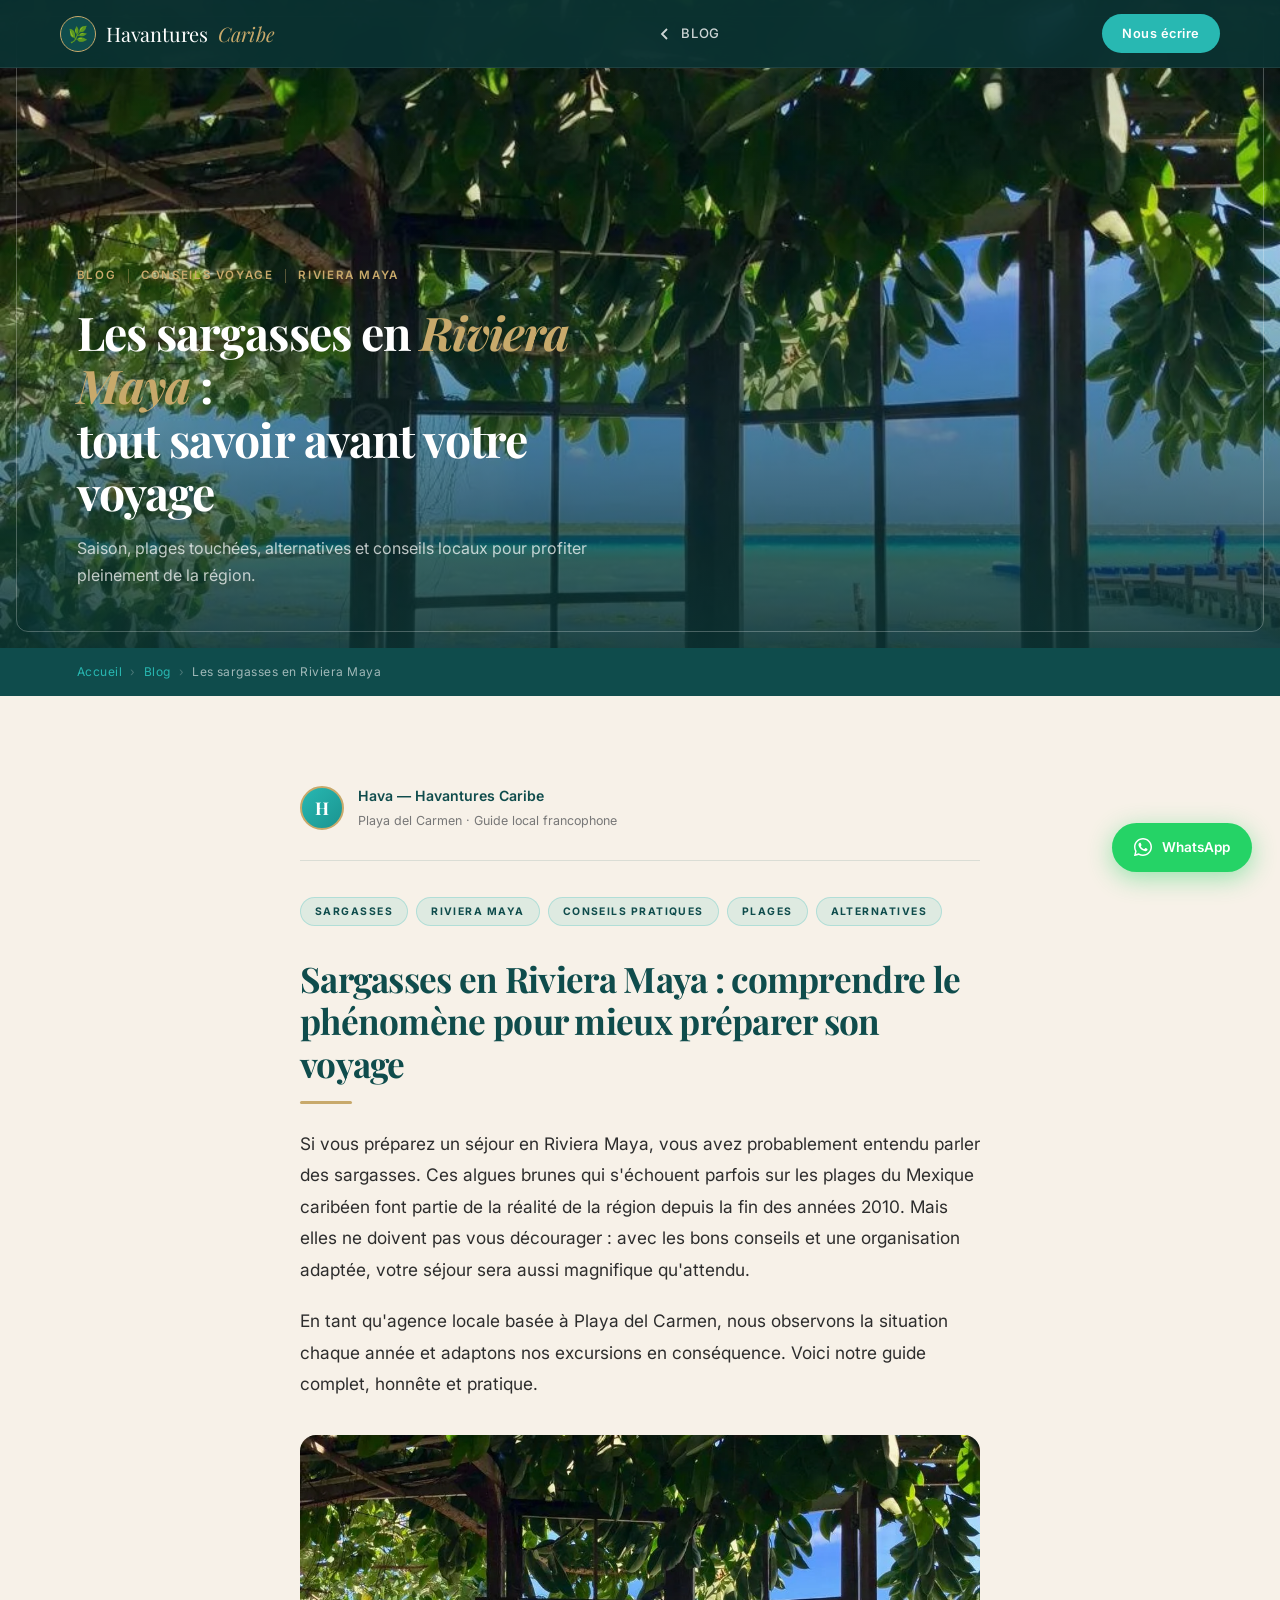
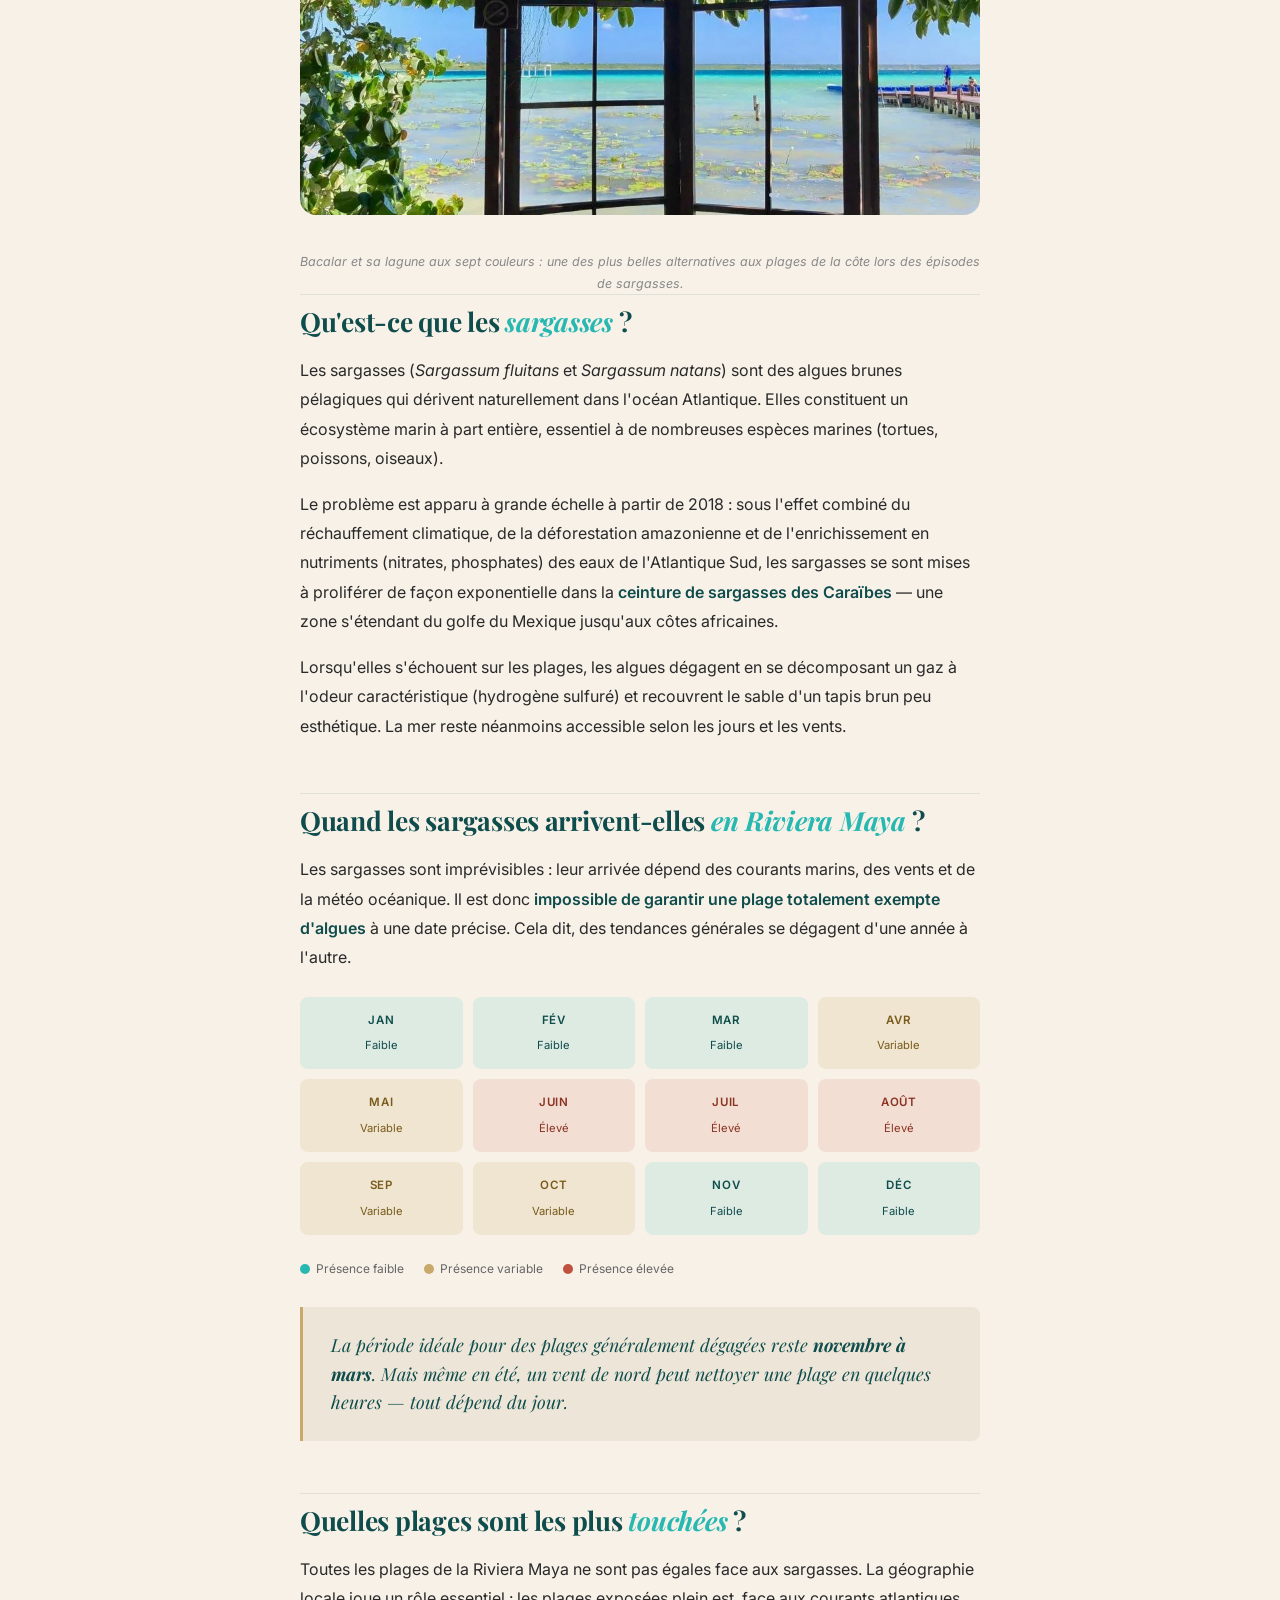
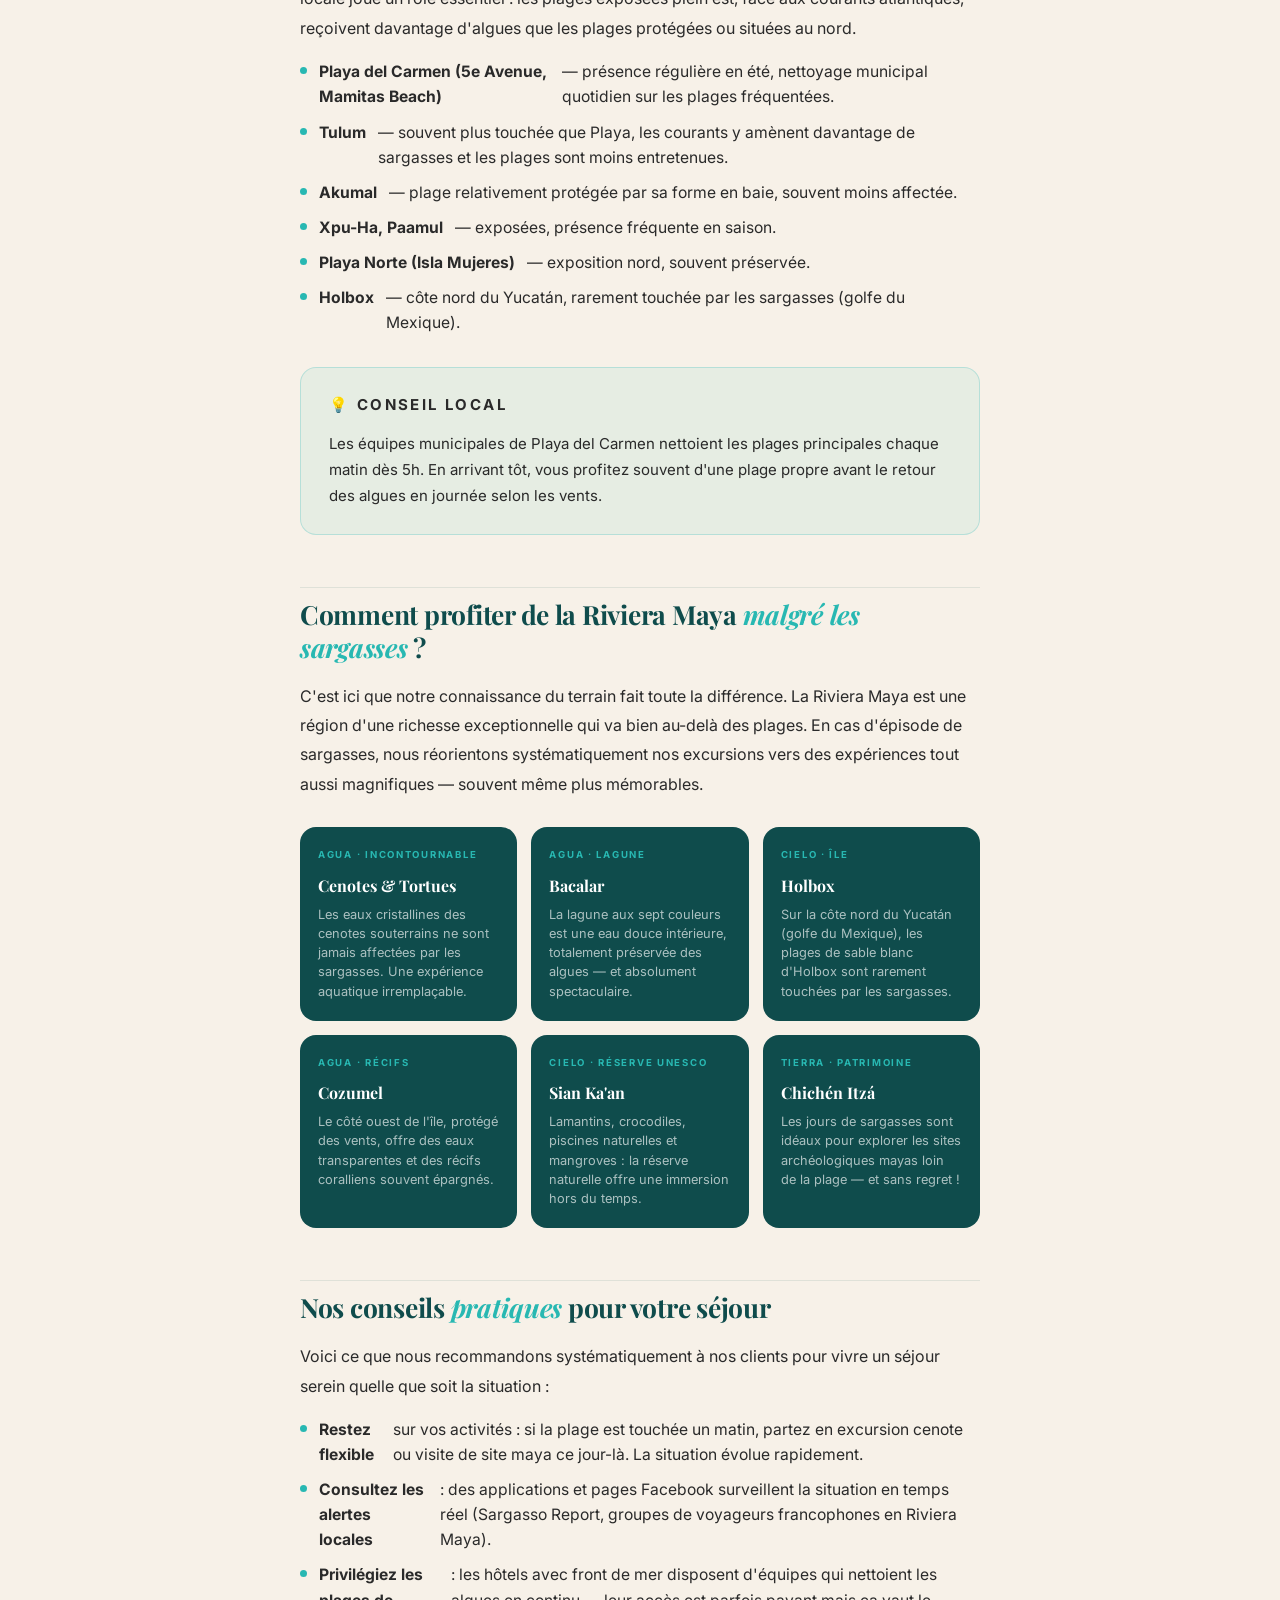
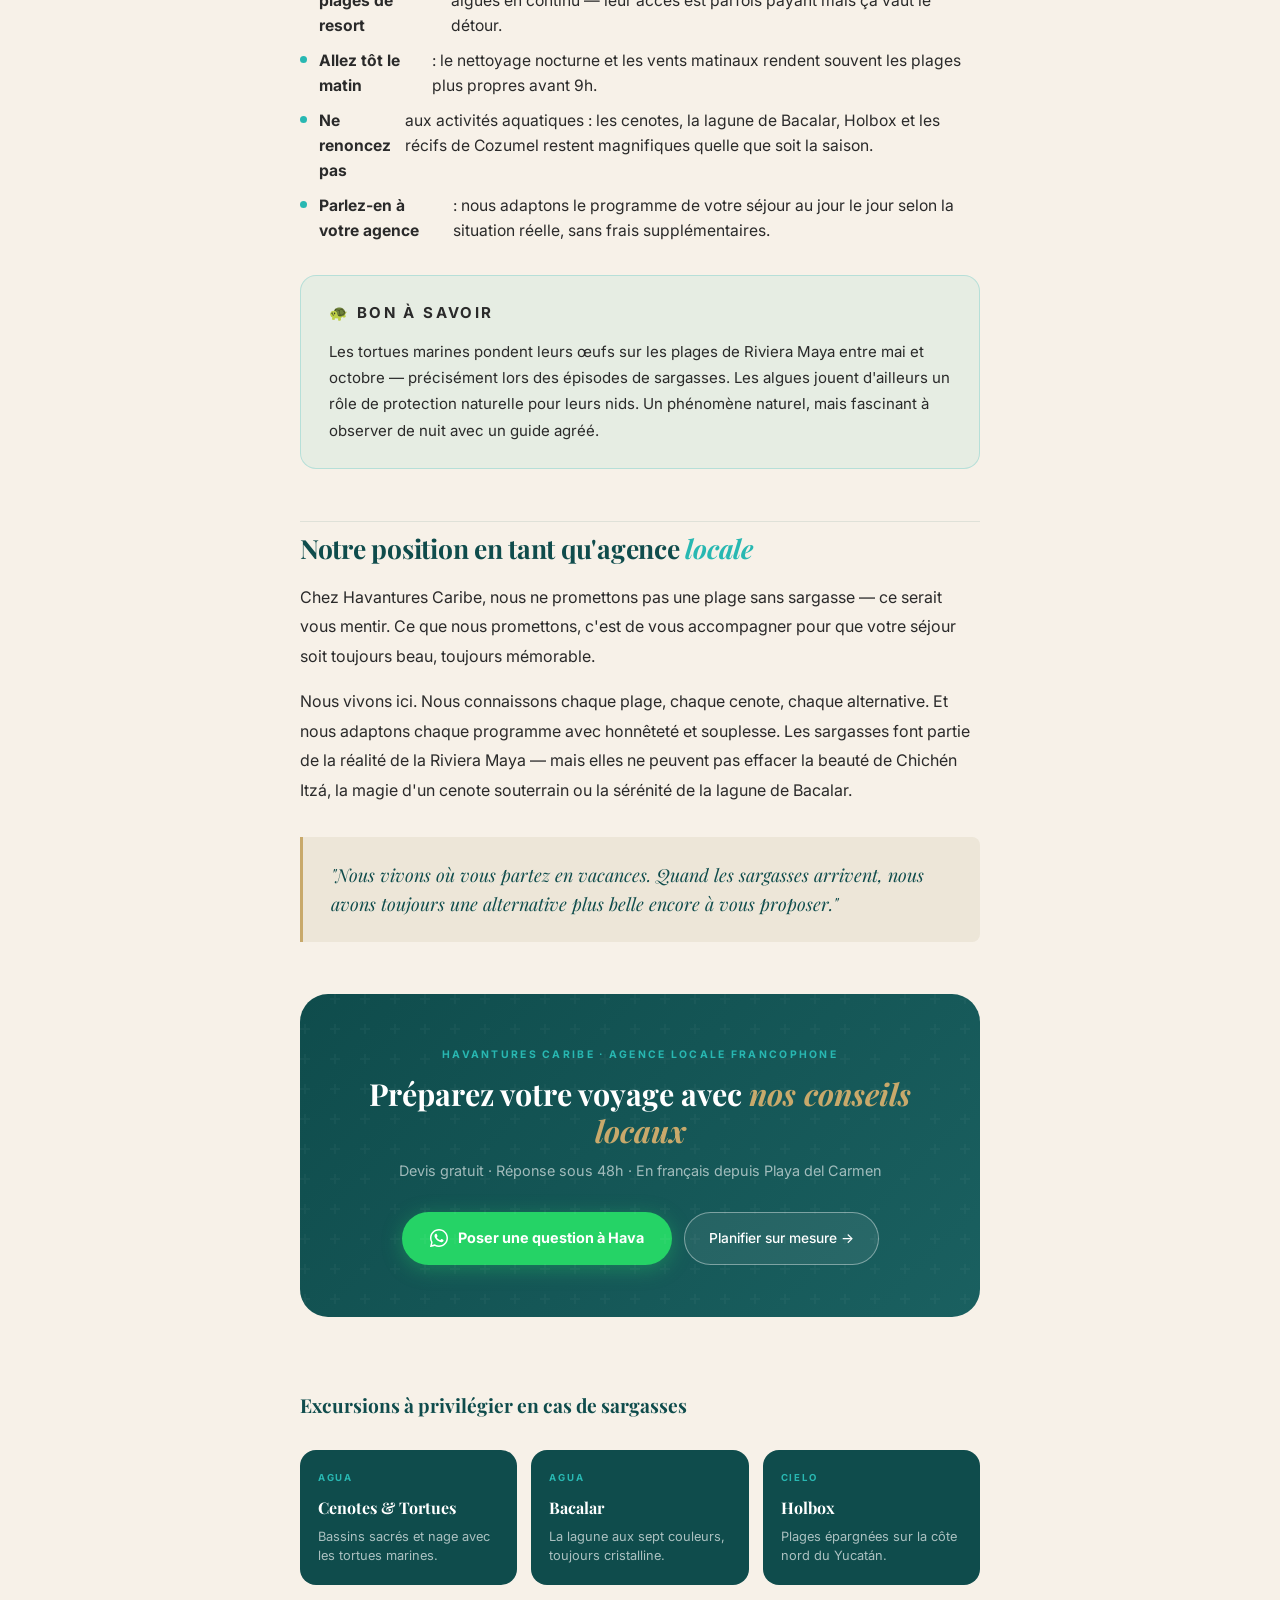
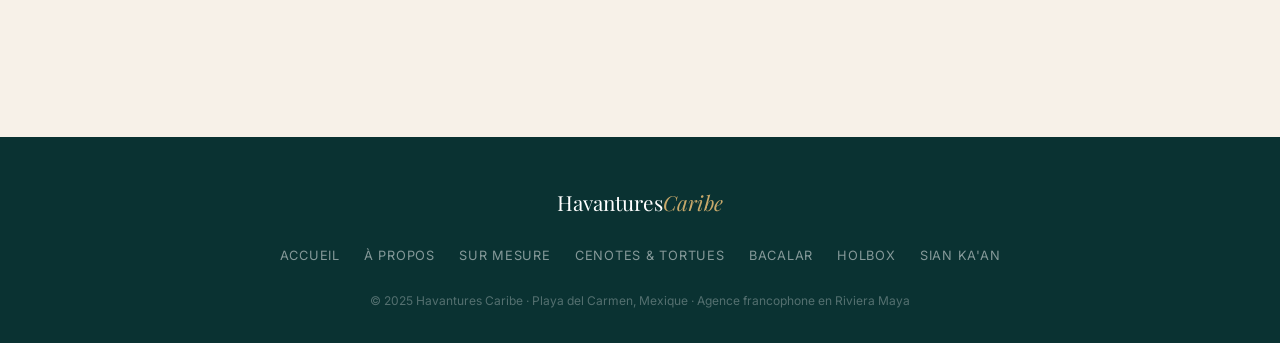
<file: blog-sargasses.html>
<!DOCTYPE html>
<html lang="fr">
<head>
  <meta charset="UTF-8"/>
  <meta name="viewport" content="width=device-width, initial-scale=1.0"/>
  <title>Les sargasses en Riviera Maya : tout savoir avant votre voyage | Havantures Caribe</title>
  <meta name="description" content="Sargasses en Riviera Maya : quand arrivent-elles, quelles plages sont touchées et comment profiter pleinement de votre séjour malgré les algues ? Guide complet par votre agence locale."/>
  <meta name="robots" content="index, follow"/>
  <link rel="canonical" href="https://hchc75.github.io/havntures/blog-sargasses.html"/>

  <meta property="og:type" content="article"/>
  <meta property="og:title" content="Les sargasses en Riviera Maya : guide complet pour votre voyage"/>
  <meta property="og:description" content="Tout ce que vous devez savoir sur les sargasses en Riviera Maya : saison, plages touchées, alternatives et conseils pour un séjour réussi."/>
  <meta property="og:image" content="https://hchc75.github.io/havntures/img/bacalar-lagoon.jpg"/>

  <link rel="preconnect" href="https://fonts.googleapis.com"/>
  <link rel="preconnect" href="https://fonts.gstatic.com" crossorigin/>
  <link href="https://fonts.googleapis.com/css2?family=Playfair+Display:ital,wght@0,400;0,600;0,700;1,400;1,600&family=Inter:wght@300;400;500;600&display=swap" rel="stylesheet"/>

  <style>
    :root {
      --cream: #F7F1E8;
      --cream-dark: #EDE6D8;
      --teal: #28B8B2;
      --teal-mid: #1a9490;
      --teal-dark: #0F4C4C;
      --teal-deeper: #0a3232;
      --gold: #C8A96B;
      --gold-light: #dfc08a;
      --ink: #111111;
      --white: #ffffff;
      --white-80: rgba(255,255,255,0.8);
      --font-display: 'Playfair Display', Georgia, serif;
      --font-body: 'Inter', system-ui, sans-serif;
      --radius-sm: 8px;
      --radius-md: 16px;
      --radius-lg: 28px;
      --radius-full: 9999px;
      --container: 760px;
    }
    *, *::before, *::after { box-sizing: border-box; margin: 0; padding: 0; }
    html { scroll-behavior: smooth; font-size: 16px; }
    body { font-family: var(--font-body); color: var(--ink); background: var(--cream); overflow-x: hidden; line-height: 1.7; -webkit-font-smoothing: antialiased; }
    a { text-decoration: none; color: inherit; }
    ul { list-style: none; }
    img { max-width: 100%; display: block; }

    /* ── SCROLL PROGRESS ─── */
    #scroll-progress { position: fixed; top: 0; left: 0; height: 3px; width: 0%; background: linear-gradient(90deg, var(--teal), var(--gold)); z-index: 10000; transition: width 0.1s linear; }

    /* ── NAVBAR ─── */
    .nav { position: fixed; top: 0; left: 0; right: 0; z-index: 999; padding: 0 clamp(20px, 5vw, 60px); height: 68px; display: flex; align-items: center; justify-content: space-between; background: rgba(10,50,50,0.92); backdrop-filter: blur(16px); border-bottom: 1px solid rgba(255,255,255,0.08); }
    .nav-brand { display: flex; align-items: center; gap: 10px; font-family: var(--font-display); font-size: 1.25rem; color: var(--white); letter-spacing: -0.01em; }
    .nav-brand-logo { width: 36px; height: 36px; background: var(--teal-dark); border: 1.5px solid var(--gold); border-radius: 50%; display: flex; align-items: center; justify-content: center; font-size: 1rem; }
    .nav-brand span { color: var(--gold); font-style: italic; }
    .nav-back { display: flex; align-items: center; gap: 8px; color: var(--white-80); font-size: 0.82rem; letter-spacing: 0.06em; text-transform: uppercase; font-weight: 500; transition: color 0.2s; }
    .nav-back:hover { color: var(--gold); }
    .nav-back svg { width: 16px; height: 16px; }
    .nav-cta { display: inline-flex; align-items: center; gap: 8px; background: var(--teal); color: var(--white); font-size: 0.8rem; font-weight: 600; letter-spacing: 0.04em; padding: 9px 20px; border-radius: var(--radius-full); transition: background 0.2s, transform 0.2s; }
    .nav-cta:hover { background: var(--teal-mid); transform: translateY(-1px); }

    /* ── HERO ─── */
    .hero {
      position: relative;
      height: 72vh; min-height: 460px;
      display: flex; align-items: flex-end;
      overflow: hidden;
    }
    .hero-bg {
      position: absolute; inset: 0;
      background-image:
        linear-gradient(to bottom, rgba(10,50,50,0.2) 0%, rgba(10,50,50,0.08) 35%, rgba(10,50,50,0.88) 100%),
        url('img/bacalar-lagoon.jpg');
      background-size: cover;
      background-position: center 30%;
      transform: scale(1.04);
      animation: heroZoom 18s ease-out forwards;
    }
    @keyframes heroZoom { from { transform: scale(1.04); } to { transform: scale(1.00); } }
    .hero-frame { position: absolute; inset: 16px; border: 1.5px solid rgba(255,255,255,0.25); border-radius: 12px; pointer-events: none; z-index: 2; }
    .hero-content { position: relative; z-index: 3; padding: clamp(36px, 5vw, 60px) clamp(24px, 6vw, 80px); max-width: 720px; animation: heroFade 1s ease both; }
    @keyframes heroFade { from { opacity: 0; transform: translateY(24px); } to { opacity: 1; transform: translateY(0); } }
    .hero-meta {
      display: inline-flex; align-items: center; gap: 12px;
      margin-bottom: 20px;
      font-size: 0.72rem; font-weight: 600; letter-spacing: 0.14em; text-transform: uppercase;
      color: var(--gold);
    }
    .hero-meta-sep { width: 1px; height: 14px; background: rgba(200,169,107,0.4); }
    .hero-title {
      font-family: var(--font-display);
      font-size: clamp(1.8rem, 4vw, 2.9rem);
      font-weight: 700;
      color: var(--white);
      line-height: 1.15;
      margin-bottom: 16px;
      letter-spacing: -0.02em;
    }
    .hero-title em { color: var(--gold); font-style: italic; }
    .hero-sub { font-size: 1rem; color: rgba(255,255,255,0.72); max-width: 520px; line-height: 1.65; }

    /* ── BREADCRUMB ─── */
    .breadcrumb { background: var(--teal-dark); padding: 14px clamp(24px, 6vw, 80px); display: flex; align-items: center; gap: 8px; font-size: 0.75rem; color: rgba(255,255,255,0.6); letter-spacing: 0.04em; }
    .breadcrumb a { color: var(--teal); transition: color 0.2s; }
    .breadcrumb a:hover { color: var(--gold); }
    .breadcrumb-sep { opacity: 0.4; }

    /* ── ARTICLE ─── */
    .article-wrap {
      max-width: var(--container);
      margin: 0 auto;
      padding: clamp(52px, 7vw, 88px) clamp(24px, 5vw, 40px) clamp(52px, 7vw, 80px);
    }

    /* Author + date strip */
    .article-byline {
      display: flex; align-items: center; gap: 14px;
      padding-bottom: 28px;
      margin-bottom: 36px;
      border-bottom: 1px solid rgba(15,76,76,0.12);
    }
    .byline-avatar {
      width: 44px; height: 44px;
      background: linear-gradient(135deg, var(--teal) 0%, var(--teal-mid) 100%);
      border: 2px solid var(--gold);
      border-radius: 50%;
      display: flex; align-items: center; justify-content: center;
      font-family: var(--font-display);
      font-size: 1.1rem;
      font-weight: 700;
      color: var(--white);
      flex-shrink: 0;
    }
    .byline-info {}
    .byline-name { font-size: 0.88rem; font-weight: 600; color: var(--teal-dark); }
    .byline-date { font-size: 0.78rem; color: #777; margin-top: 2px; }

    /* Tags */
    .article-tags { display: flex; flex-wrap: wrap; gap: 8px; margin-bottom: 32px; }
    .article-tag {
      font-size: 0.65rem; font-weight: 700; letter-spacing: 0.14em; text-transform: uppercase;
      padding: 5px 14px; border-radius: var(--radius-full);
      background: rgba(40,184,178,0.12); color: var(--teal-dark);
      border: 1px solid rgba(40,184,178,0.25);
    }

    .article-h1 {
      font-family: var(--font-display);
      font-size: clamp(1.6rem, 3.5vw, 2.2rem);
      font-weight: 700;
      color: var(--teal-dark);
      line-height: 1.2;
      margin-bottom: 24px;
      letter-spacing: -0.02em;
    }
    .article-h1::after {
      content: ''; display: block;
      width: 52px; height: 3px;
      background: var(--gold); border-radius: 2px;
      margin-top: 16px;
    }
    .article-lead { font-size: 1.08rem; line-height: 1.82; color: #2d2d2d; margin-bottom: 20px; }

    /* Sections */
    .article-section { margin-bottom: 52px; padding-top: 10px; border-top: 1px solid rgba(15,76,76,0.1); }
    .article-h2 { font-family: var(--font-display); font-size: clamp(1.2rem, 2.4vw, 1.65rem); font-weight: 700; color: var(--teal-dark); line-height: 1.25; margin-bottom: 18px; letter-spacing: -0.01em; }
    .article-h2 em { color: var(--teal); font-style: italic; }
    .article-p { font-size: 1rem; line-height: 1.84; color: #2a2a2a; margin-bottom: 16px; }
    .article-p:last-child { margin-bottom: 0; }
    .article-p strong { color: var(--teal-dark); font-weight: 600; }

    /* List */
    .article-list { margin: 16px 0 20px; display: flex; flex-direction: column; gap: 10px; }
    .article-list li { display: flex; align-items: flex-start; gap: 12px; font-size: 0.98rem; color: #2a2a2a; line-height: 1.6; }
    .article-list li::before { content: ''; flex-shrink: 0; width: 7px; height: 7px; background: var(--teal); border-radius: 50%; margin-top: 8px; }

    /* Photo */
    .article-photo { border-radius: var(--radius-md); overflow: hidden; margin: 36px 0; }
    .article-photo img { width: 100%; height: 380px; object-fit: cover; transition: transform 0.6s ease; display: block; }
    .article-photo:hover img { transform: scale(1.03); }
    .article-photo-caption { font-size: 0.78rem; color: #888; font-style: italic; margin-top: 10px; text-align: center; }

    /* Pull quote */
    .pull-quote {
      border-left: 3px solid var(--gold);
      background: var(--cream-dark);
      border-radius: 0 var(--radius-sm) var(--radius-sm) 0;
      padding: 24px 28px;
      margin: 32px 0;
    }
    .pull-quote p { font-family: var(--font-display); font-style: italic; font-size: 1.12rem; color: var(--teal-dark); line-height: 1.6; }

    /* Info box */
    .info-box {
      background: rgba(40,184,178,0.08);
      border: 1px solid rgba(40,184,178,0.25);
      border-radius: var(--radius-md);
      padding: 24px 28px;
      margin: 32px 0;
    }
    .info-box-title { font-size: 0.68rem; font-weight: 700; letter-spacing: 0.16em; text-transform: uppercase; color: var(--teal); margin-bottom: 12px; }
    .info-box p { font-size: 0.94rem; line-height: 1.75; color: #2a2a2a; }

    /* Season grid */
    .season-grid { display: grid; grid-template-columns: repeat(4, 1fr); gap: 10px; margin: 24px 0; }
    .season-month { border-radius: var(--radius-sm); padding: 14px 10px; text-align: center; }
    .season-month-name { font-size: 0.72rem; font-weight: 600; letter-spacing: 0.06em; text-transform: uppercase; margin-bottom: 6px; }
    .season-month-level { font-size: 0.7rem; }
    .season--low    { background: rgba(40,184,178,0.12); color: var(--teal-dark); }
    .season--medium { background: rgba(200,169,107,0.18); color: #7a5a1a; }
    .season--high   { background: rgba(200,80,60,0.12);  color: #8b3322; }
    .season-legend { display: flex; gap: 20px; font-size: 0.75rem; color: #666; margin-top: 8px; flex-wrap: wrap; }
    .season-legend span { display: flex; align-items: center; gap: 6px; }
    .legend-dot { width: 10px; height: 10px; border-radius: 50%; flex-shrink: 0; }

    /* Destination cards (alternatives) */
    .alt-grid { display: grid; grid-template-columns: repeat(auto-fit, minmax(200px, 1fr)); gap: 14px; margin: 28px 0; }
    .alt-card {
      background: var(--teal-dark);
      border-radius: var(--radius-md);
      padding: 20px 18px;
      transition: transform 0.25s;
      display: block;
    }
    .alt-card:hover { transform: translateY(-3px); }
    .alt-card-cat { font-size: 0.6rem; font-weight: 700; letter-spacing: 0.18em; text-transform: uppercase; color: var(--teal); margin-bottom: 8px; }
    .alt-card-name { font-family: var(--font-display); font-size: 1rem; font-weight: 700; color: var(--white); margin-bottom: 6px; }
    .alt-card-desc { font-size: 0.8rem; color: rgba(255,255,255,0.65); line-height: 1.5; }

    /* CTA strip */
    .cta-strip {
      background: linear-gradient(135deg, var(--teal-dark) 0%, #1a6060 100%);
      border-radius: var(--radius-lg);
      padding: clamp(36px, 5vw, 52px);
      text-align: center;
      margin-bottom: 72px;
      position: relative;
      overflow: hidden;
    }
    .cta-strip::before { content: ''; position: absolute; inset: 0; background: url("data:image/svg+xml,%3Csvg width='60' height='60' viewBox='0 0 60 60' xmlns='http://www.w3.org/2000/svg'%3E%3Cg fill='none' fill-rule='evenodd'%3E%3Cg fill='%23ffffff' fill-opacity='0.03'%3E%3Cpath d='M36 34v-4h-2v4h-4v2h4v4h2v-4h4v-2h-4zm0-30V0h-2v4h-4v2h4v4h2V6h4V4h-4zM6 34v-4H4v4H0v2h4v4h2v-4h4v-2H6zM6 4V0H4v4H0v2h4v4h2V6h4V4H6z'/%3E%3C/g%3E%3C/g%3E%3C/svg%3E"); }
    .cta-label { font-size: 0.65rem; font-weight: 700; letter-spacing: 0.22em; text-transform: uppercase; color: var(--teal); margin-bottom: 12px; display: block; }
    .cta-title { font-family: var(--font-display); font-size: clamp(1.3rem, 3vw, 1.9rem); font-weight: 700; color: var(--white); margin-bottom: 10px; line-height: 1.2; }
    .cta-title em { color: var(--gold); font-style: italic; }
    .cta-sub { color: rgba(255,255,255,0.6); font-size: 0.9rem; margin-bottom: 28px; }
    .cta-actions { display: flex; gap: 12px; justify-content: center; flex-wrap: wrap; }
    .btn-wa { display: inline-flex; align-items: center; gap: 10px; background: #25D366; color: var(--white); font-size: 0.9rem; font-weight: 700; padding: 14px 28px; border-radius: var(--radius-full); transition: background 0.2s, transform 0.2s; box-shadow: 0 4px 20px rgba(37,211,102,0.35); }
    .btn-wa:hover { background: #1fb954; transform: translateY(-2px); }
    .btn-wa svg { width: 18px; height: 18px; }
    .btn-ghost { display: inline-flex; align-items: center; gap: 8px; border: 1.5px solid rgba(255,255,255,0.4); color: var(--white); font-size: 0.86rem; font-weight: 500; padding: 14px 24px; border-radius: var(--radius-full); background: rgba(255,255,255,0.07); transition: background 0.2s; }
    .btn-ghost:hover { background: rgba(255,255,255,0.13); }

    /* Related articles */
    .related { margin-bottom: 72px; }
    .related-title { font-family: var(--font-display); font-size: 1.2rem; font-weight: 700; color: var(--teal-dark); margin-bottom: 20px; }

    /* Sticky CTA */
    .sticky-cta { position: fixed; bottom: 28px; right: 28px; z-index: 998; display: flex; align-items: center; gap: 10px; background: #25D366; color: var(--white); font-size: 0.85rem; font-weight: 600; padding: 13px 22px; border-radius: var(--radius-full); box-shadow: 0 6px 24px rgba(37,211,102,0.45); transition: transform 0.2s, box-shadow 0.2s; }
    .sticky-cta:hover { transform: translateY(-3px) scale(1.02); box-shadow: 0 10px 32px rgba(37,211,102,0.55); }
    .sticky-cta svg { width: 18px; height: 18px; }

    /* Footer */
    .footer { background: var(--teal-deeper); color: rgba(255,255,255,0.6); padding: 48px clamp(24px, 6vw, 80px) 32px; display: flex; flex-direction: column; align-items: center; gap: 24px; text-align: center; }
    .footer-brand { font-family: var(--font-display); font-size: 1.3rem; color: var(--white); }
    .footer-brand span { color: var(--gold); font-style: italic; }
    .footer-links { display: flex; flex-wrap: wrap; gap: 24px; justify-content: center; }
    .footer-links a { font-size: 0.8rem; letter-spacing: 0.06em; text-transform: uppercase; color: rgba(255,255,255,0.5); transition: color 0.2s; }
    .footer-links a:hover { color: var(--gold); }
    .footer-copy { font-size: 0.75rem; color: rgba(255,255,255,0.3); }

    @media (max-width: 600px) {
      .nav-back span { display: none; }
      .season-grid { grid-template-columns: repeat(2, 1fr); }
      .alt-grid { grid-template-columns: 1fr; }
      .cta-actions { flex-direction: column; align-items: center; }
      .sticky-cta span { display: none; }
      .sticky-cta { padding: 14px; border-radius: 50%; }
    }
  </style>
</head>
<body>

  <div id="scroll-progress"></div>

  <!-- NAVBAR -->
  <nav class="nav" aria-label="Navigation principale">
    <a href="index.html" class="nav-brand">
      <div class="nav-brand-logo">🌿</div>
      Havantures<span>Caribe</span>
    </a>
    <a href="index.html#blog" class="nav-back" aria-label="Retour au blog">
      <svg viewBox="0 0 16 16" fill="none" stroke="currentColor" stroke-width="1.8"><path d="M10 3L5 8l5 5"/></svg>
      <span>Blog</span>
    </a>
    <a href="https://wa.me/524491234567?text=Bonjour%20Havantures%20Caribe%20%2C%20je%20pr%C3%A9pare%20mon%20voyage%20en%20Riviera%20Maya%20!"
       class="nav-cta" target="_blank" rel="noopener noreferrer">
      Nous écrire
    </a>
  </nav>

  <!-- HERO -->
  <header class="hero" aria-label="Les sargasses en Riviera Maya">
    <div class="hero-bg" aria-hidden="true"></div>
    <div class="hero-frame" aria-hidden="true"></div>
    <div class="hero-content">
      <div class="hero-meta">
        <span>Blog</span>
        <span class="hero-meta-sep"></span>
        <span>Conseils voyage</span>
        <span class="hero-meta-sep"></span>
        <span>Riviera Maya</span>
      </div>
      <h1 class="hero-title">
        Les sargasses en <em>Riviera Maya</em> :<br>
        tout savoir avant votre voyage
      </h1>
      <p class="hero-sub">Saison, plages touchées, alternatives et conseils locaux pour profiter pleinement de la région.</p>
    </div>
  </header>

  <!-- BREADCRUMB -->
  <nav class="breadcrumb" aria-label="Fil d'Ariane">
    <a href="index.html">Accueil</a>
    <span class="breadcrumb-sep">›</span>
    <a href="index.html#blog">Blog</a>
    <span class="breadcrumb-sep">›</span>
    <span>Les sargasses en Riviera Maya</span>
  </nav>

  <!-- ARTICLE -->
  <main class="article-wrap">

    <!-- Byline -->
    <div class="article-byline">
      <div class="byline-avatar" aria-hidden="true">H</div>
      <div class="byline-info">
        <p class="byline-name">Hava — Havantures Caribe</p>
        <p class="byline-date">Playa del Carmen · Guide local francophone</p>
      </div>
    </div>

    <!-- Tags -->
    <div class="article-tags" aria-label="Thèmes">
      <span class="article-tag">Sargasses</span>
      <span class="article-tag">Riviera Maya</span>
      <span class="article-tag">Conseils pratiques</span>
      <span class="article-tag">Plages</span>
      <span class="article-tag">Alternatives</span>
    </div>

    <!-- H1 intro -->
    <h2 class="article-h1">
      Sargasses en Riviera Maya : comprendre le phénomène pour mieux préparer son voyage
    </h2>
    <p class="article-lead">
      Si vous préparez un séjour en Riviera Maya, vous avez probablement entendu parler des sargasses. Ces algues brunes qui s'échouent parfois sur les plages du Mexique caribéen font partie de la réalité de la région depuis la fin des années 2010. Mais elles ne doivent pas vous décourager : avec les bons conseils et une organisation adaptée, votre séjour sera aussi magnifique qu'attendu.
    </p>
    <p class="article-lead">
      En tant qu'agence locale basée à Playa del Carmen, nous observons la situation chaque année et adaptons nos excursions en conséquence. Voici notre guide complet, honnête et pratique.
    </p>

    <!-- Photo principale -->
    <div class="article-photo">
      <img src="img/bacalar-lagoon.jpg" alt="Vue sur la lagune turquoise de Bacalar depuis une terrasse en bois, entourée de végétation tropicale — une alternative idéale aux plages de la Riviera Maya en période de sargasses" loading="lazy"/>
    </div>
    <p class="article-photo-caption">Bacalar et sa lagune aux sept couleurs : une des plus belles alternatives aux plages de la côte lors des épisodes de sargasses.</p>

    <!-- Section 1 -->
    <section class="article-section" aria-labelledby="s1">
      <h2 id="s1" class="article-h2">Qu'est-ce que les <em>sargasses</em> ?</h2>
      <p class="article-p">
        Les sargasses (<em>Sargassum fluitans</em> et <em>Sargassum natans</em>) sont des algues brunes pélagiques qui dérivent naturellement dans l'océan Atlantique. Elles constituent un écosystème marin à part entière, essentiel à de nombreuses espèces marines (tortues, poissons, oiseaux).
      </p>
      <p class="article-p">
        Le problème est apparu à grande échelle à partir de 2018 : sous l'effet combiné du réchauffement climatique, de la déforestation amazonienne et de l'enrichissement en nutriments (nitrates, phosphates) des eaux de l'Atlantique Sud, les sargasses se sont mises à proliférer de façon exponentielle dans la <strong>ceinture de sargasses des Caraïbes</strong> — une zone s'étendant du golfe du Mexique jusqu'aux côtes africaines.
      </p>
      <p class="article-p">
        Lorsqu'elles s'échouent sur les plages, les algues dégagent en se décomposant un gaz à l'odeur caractéristique (hydrogène sulfuré) et recouvrent le sable d'un tapis brun peu esthétique. La mer reste néanmoins accessible selon les jours et les vents.
      </p>
    </section>

    <!-- Section 2 — Saison -->
    <section class="article-section" aria-labelledby="s2">
      <h2 id="s2" class="article-h2">Quand les sargasses arrivent-elles <em>en Riviera Maya</em> ?</h2>
      <p class="article-p">
        Les sargasses sont imprévisibles : leur arrivée dépend des courants marins, des vents et de la météo océanique. Il est donc <strong>impossible de garantir une plage totalement exempte d'algues</strong> à une date précise. Cela dit, des tendances générales se dégagent d'une année à l'autre.
      </p>

      <div class="season-grid" role="list" aria-label="Saisonnalité des sargasses">
        <div class="season-month season--low" role="listitem"><p class="season-month-name">Jan</p><p class="season-month-level">Faible</p></div>
        <div class="season-month season--low" role="listitem"><p class="season-month-name">Fév</p><p class="season-month-level">Faible</p></div>
        <div class="season-month season--low" role="listitem"><p class="season-month-name">Mar</p><p class="season-month-level">Faible</p></div>
        <div class="season-month season--medium" role="listitem"><p class="season-month-name">Avr</p><p class="season-month-level">Variable</p></div>
        <div class="season-month season--medium" role="listitem"><p class="season-month-name">Mai</p><p class="season-month-level">Variable</p></div>
        <div class="season-month season--high" role="listitem"><p class="season-month-name">Juin</p><p class="season-month-level">Élevé</p></div>
        <div class="season-month season--high" role="listitem"><p class="season-month-name">Juil</p><p class="season-month-level">Élevé</p></div>
        <div class="season-month season--high" role="listitem"><p class="season-month-name">Août</p><p class="season-month-level">Élevé</p></div>
        <div class="season-month season--medium" role="listitem"><p class="season-month-name">Sep</p><p class="season-month-level">Variable</p></div>
        <div class="season-month season--medium" role="listitem"><p class="season-month-name">Oct</p><p class="season-month-level">Variable</p></div>
        <div class="season-month season--low" role="listitem"><p class="season-month-name">Nov</p><p class="season-month-level">Faible</p></div>
        <div class="season-month season--low" role="listitem"><p class="season-month-name">Déc</p><p class="season-month-level">Faible</p></div>
      </div>
      <div class="season-legend" aria-label="Légende">
        <span><span class="legend-dot" style="background:var(--teal)"></span> Présence faible</span>
        <span><span class="legend-dot" style="background:var(--gold)"></span> Présence variable</span>
        <span><span class="legend-dot" style="background:#c05040"></span> Présence élevée</span>
      </div>

      <div class="pull-quote" style="margin-top:28px">
        <p>La période idéale pour des plages généralement dégagées reste <strong>novembre à mars</strong>. Mais même en été, un vent de nord peut nettoyer une plage en quelques heures — tout dépend du jour.</p>
      </div>
    </section>

    <!-- Section 3 — Quelles plages -->
    <section class="article-section" aria-labelledby="s3">
      <h2 id="s3" class="article-h2">Quelles plages sont les plus <em>touchées</em> ?</h2>
      <p class="article-p">
        Toutes les plages de la Riviera Maya ne sont pas égales face aux sargasses. La géographie locale joue un rôle essentiel : les plages exposées plein est, face aux courants atlantiques, reçoivent davantage d'algues que les plages protégées ou situées au nord.
      </p>
      <ul class="article-list" role="list">
        <li><strong>Playa del Carmen (5e Avenue, Mamitas Beach)</strong> — présence régulière en été, nettoyage municipal quotidien sur les plages fréquentées.</li>
        <li><strong>Tulum</strong> — souvent plus touchée que Playa, les courants y amènent davantage de sargasses et les plages sont moins entretenues.</li>
        <li><strong>Akumal</strong> — plage relativement protégée par sa forme en baie, souvent moins affectée.</li>
        <li><strong>Xpu-Ha, Paamul</strong> — exposées, présence fréquente en saison.</li>
        <li><strong>Playa Norte (Isla Mujeres)</strong> — exposition nord, souvent préservée.</li>
        <li><strong>Holbox</strong> — côte nord du Yucatán, rarement touchée par les sargasses (golfe du Mexique).</li>
      </ul>
      <div class="info-box" role="note" aria-label="Conseil local">
        <p class="info-box-title">💡 Conseil local</p>
        <p>Les équipes municipales de Playa del Carmen nettoient les plages principales chaque matin dès 5h. En arrivant tôt, vous profitez souvent d'une plage propre avant le retour des algues en journée selon les vents.</p>
      </div>
    </section>

    <!-- Section 4 — Alternatives -->
    <section class="article-section" aria-labelledby="s4">
      <h2 id="s4" class="article-h2">Comment profiter de la Riviera Maya <em>malgré les sargasses</em>&nbsp;?</h2>
      <p class="article-p">
        C'est ici que notre connaissance du terrain fait toute la différence. La Riviera Maya est une région d'une richesse exceptionnelle qui va bien au-delà des plages. En cas d'épisode de sargasses, nous réorientons systématiquement nos excursions vers des expériences tout aussi magnifiques — souvent même plus mémorables.
      </p>

      <div class="alt-grid" role="list" aria-label="Alternatives aux plages">
        <a href="cenotes-tortues.html" class="alt-card" role="listitem">
          <p class="alt-card-cat">AGUA · Incontournable</p>
          <p class="alt-card-name">Cenotes &amp; Tortues</p>
          <p class="alt-card-desc">Les eaux cristallines des cenotes souterrains ne sont jamais affectées par les sargasses. Une expérience aquatique irremplaçable.</p>
        </a>
        <a href="bacalar.html" class="alt-card" role="listitem">
          <p class="alt-card-cat">AGUA · Lagune</p>
          <p class="alt-card-name">Bacalar</p>
          <p class="alt-card-desc">La lagune aux sept couleurs est une eau douce intérieure, totalement préservée des algues — et absolument spectaculaire.</p>
        </a>
        <a href="holbox.html" class="alt-card" role="listitem">
          <p class="alt-card-cat">CIELO · Île</p>
          <p class="alt-card-name">Holbox</p>
          <p class="alt-card-desc">Sur la côte nord du Yucatán (golfe du Mexique), les plages de sable blanc d'Holbox sont rarement touchées par les sargasses.</p>
        </a>
        <a href="cozumel.html" class="alt-card" role="listitem">
          <p class="alt-card-cat">AGUA · Récifs</p>
          <p class="alt-card-name">Cozumel</p>
          <p class="alt-card-desc">Le côté ouest de l'île, protégé des vents, offre des eaux transparentes et des récifs coralliens souvent épargnés.</p>
        </a>
        <a href="sian-kaan.html" class="alt-card" role="listitem">
          <p class="alt-card-cat">CIELO · Réserve UNESCO</p>
          <p class="alt-card-name">Sian Ka'an</p>
          <p class="alt-card-desc">Lamantins, crocodiles, piscines naturelles et mangroves : la réserve naturelle offre une immersion hors du temps.</p>
        </a>
        <a href="chichen-itza.html" class="alt-card" role="listitem">
          <p class="alt-card-cat">TIERRA · Patrimoine</p>
          <p class="alt-card-name">Chichén Itzá</p>
          <p class="alt-card-desc">Les jours de sargasses sont idéaux pour explorer les sites archéologiques mayas loin de la plage — et sans regret !</p>
        </a>
      </div>
    </section>

    <!-- Section 5 — Conseils pratiques -->
    <section class="article-section" aria-labelledby="s5">
      <h2 id="s5" class="article-h2">Nos conseils <em>pratiques</em> pour votre séjour</h2>
      <p class="article-p">
        Voici ce que nous recommandons systématiquement à nos clients pour vivre un séjour serein quelle que soit la situation :
      </p>
      <ul class="article-list" role="list">
        <li><strong>Restez flexible</strong> sur vos activités : si la plage est touchée un matin, partez en excursion cenote ou visite de site maya ce jour-là. La situation évolue rapidement.</li>
        <li><strong>Consultez les alertes locales</strong> : des applications et pages Facebook surveillent la situation en temps réel (Sargasso Report, groupes de voyageurs francophones en Riviera Maya).</li>
        <li><strong>Privilégiez les plages de resort</strong> : les hôtels avec front de mer disposent d'équipes qui nettoient les algues en continu — leur accès est parfois payant mais ça vaut le détour.</li>
        <li><strong>Allez tôt le matin</strong> : le nettoyage nocturne et les vents matinaux rendent souvent les plages plus propres avant 9h.</li>
        <li><strong>Ne renoncez pas</strong> aux activités aquatiques : les cenotes, la lagune de Bacalar, Holbox et les récifs de Cozumel restent magnifiques quelle que soit la saison.</li>
        <li><strong>Parlez-en à votre agence</strong> : nous adaptons le programme de votre séjour au jour le jour selon la situation réelle, sans frais supplémentaires.</li>
      </ul>

      <div class="info-box" role="note">
        <p class="info-box-title">🐢 Bon à savoir</p>
        <p>Les tortues marines pondent leurs œufs sur les plages de Riviera Maya entre mai et octobre — précisément lors des épisodes de sargasses. Les algues jouent d'ailleurs un rôle de protection naturelle pour leurs nids. Un phénomène naturel, mais fascinant à observer de nuit avec un guide agréé.</p>
      </div>
    </section>

    <!-- Section 6 — Notre position -->
    <section class="article-section" aria-labelledby="s6">
      <h2 id="s6" class="article-h2">Notre position en tant qu'agence <em>locale</em></h2>
      <p class="article-p">
        Chez Havantures Caribe, nous ne promettons pas une plage sans sargasse — ce serait vous mentir. Ce que nous promettons, c'est de vous accompagner pour que votre séjour soit toujours beau, toujours mémorable.
      </p>
      <p class="article-p">
        Nous vivons ici. Nous connaissons chaque plage, chaque cenote, chaque alternative. Et nous adaptons chaque programme avec honnêteté et souplesse. Les sargasses font partie de la réalité de la Riviera Maya — mais elles ne peuvent pas effacer la beauté de Chichén Itzá, la magie d'un cenote souterrain ou la sérénité de la lagune de Bacalar.
      </p>

      <div class="pull-quote">
        <p>"Nous vivons où vous partez en vacances. Quand les sargasses arrivent, nous avons toujours une alternative plus belle encore à vous proposer."</p>
      </div>
    </section>

    <!-- CTA -->
    <div class="cta-strip" role="region" aria-label="Planifier son voyage">
      <span class="cta-label">Havantures Caribe · Agence locale francophone</span>
      <h2 class="cta-title">Préparez votre voyage avec <em>nos conseils locaux</em></h2>
      <p class="cta-sub">Devis gratuit · Réponse sous 48h · En français depuis Playa del Carmen</p>
      <div class="cta-actions">
        <a href="https://wa.me/524491234567?text=Bonjour%20Hava%20%2C%20je%20pr%C3%A9pare%20mon%20voyage%20et%20j%27ai%20des%20questions%20sur%20les%20sargasses%20!"
           class="btn-wa" target="_blank" rel="noopener noreferrer">
          <svg viewBox="0 0 24 24" fill="currentColor"><path d="M17.472 14.382c-.297-.149-1.758-.867-2.03-.967-.273-.099-.471-.148-.67.15-.197.297-.767.966-.94 1.164-.173.199-.347.223-.644.075-.297-.15-1.255-.463-2.39-1.475-.883-.788-1.48-1.761-1.653-2.059-.173-.297-.018-.458.13-.606.134-.133.298-.347.446-.52.149-.174.198-.298.298-.497.099-.198.05-.371-.025-.52-.075-.149-.669-1.612-.916-2.207-.242-.579-.487-.5-.669-.51-.173-.008-.371-.01-.57-.01-.198 0-.52.074-.792.372-.272.297-1.04 1.016-1.04 2.479 0 1.462 1.065 2.875 1.213 3.074.149.198 2.096 3.2 5.077 4.487.709.306 1.262.489 1.694.625.712.227 1.36.195 1.871.118.571-.085 1.758-.719 2.006-1.413.248-.694.248-1.289.173-1.413-.074-.124-.272-.198-.57-.347z"/><path d="M12 0C5.373 0 0 5.373 0 12c0 2.118.549 4.106 1.508 5.83L.057 23.5a.5.5 0 00.613.612l5.748-1.435A11.94 11.94 0 0012 24c6.627 0 12-5.373 12-12S18.627 0 12 0zm0 22a9.95 9.95 0 01-5.193-1.456l-.372-.22-3.853.962.972-3.77-.242-.386A9.96 9.96 0 012 12C2 6.477 6.477 2 12 2s10 4.477 10 10-4.477 10-10 10z"/></svg>
          Poser une question à Hava
        </a>
        <a href="voyage-sur-mesure.html" class="btn-ghost">
          Planifier sur mesure →
        </a>
      </div>
    </div>

    <!-- Articles liés -->
    <nav class="related" aria-label="Excursions alternatives aux plages">
      <h2 class="related-title">Excursions à privilégier en cas de sargasses</h2>
      <div class="alt-grid" role="list">
        <a href="cenotes-tortues.html" class="alt-card" role="listitem">
          <p class="alt-card-cat">AGUA</p>
          <p class="alt-card-name">Cenotes &amp; Tortues</p>
          <p class="alt-card-desc">Bassins sacrés et nage avec les tortues marines.</p>
        </a>
        <a href="bacalar.html" class="alt-card" role="listitem">
          <p class="alt-card-cat">AGUA</p>
          <p class="alt-card-name">Bacalar</p>
          <p class="alt-card-desc">La lagune aux sept couleurs, toujours cristalline.</p>
        </a>
        <a href="holbox.html" class="alt-card" role="listitem">
          <p class="alt-card-cat">CIELO</p>
          <p class="alt-card-name">Holbox</p>
          <p class="alt-card-desc">Plages épargnées sur la côte nord du Yucatán.</p>
        </a>
      </div>
    </nav>

  </main>

  <!-- FOOTER -->
  <footer class="footer" role="contentinfo">
    <p class="footer-brand">Havantures<span>Caribe</span></p>
    <nav class="footer-links" aria-label="Liens du pied de page">
      <a href="index.html">Accueil</a>
      <a href="a-propos.html">À propos</a>
      <a href="voyage-sur-mesure.html">Sur mesure</a>
      <a href="cenotes-tortues.html">Cenotes &amp; Tortues</a>
      <a href="bacalar.html">Bacalar</a>
      <a href="holbox.html">Holbox</a>
      <a href="sian-kaan.html">Sian Ka'an</a>
    </nav>
    <p class="footer-copy">© 2025 Havantures Caribe · Playa del Carmen, Mexique · Agence francophone en Riviera Maya</p>
  </footer>

  <!-- STICKY WHATSAPP -->
  <a href="https://wa.me/524491234567?text=Bonjour%20Havantures%20Caribe%20%2C%20j%27ai%20des%20questions%20avant%20mon%20voyage%20!"
     class="sticky-cta" target="_blank" rel="noopener noreferrer" aria-label="Nous écrire sur WhatsApp">
    <svg viewBox="0 0 24 24" fill="currentColor">
      <path d="M17.472 14.382c-.297-.149-1.758-.867-2.03-.967-.273-.099-.471-.148-.67.15-.197.297-.767.966-.94 1.164-.173.199-.347.223-.644.075-.297-.15-1.255-.463-2.39-1.475-.883-.788-1.48-1.761-1.653-2.059-.173-.297-.018-.458.13-.606.134-.133.298-.347.446-.52.149-.174.198-.298.298-.497.099-.198.05-.371-.025-.52-.075-.149-.669-1.612-.916-2.207-.242-.579-.487-.5-.669-.51-.173-.008-.371-.01-.57-.01-.198 0-.52.074-.792.372-.272.297-1.04 1.016-1.04 2.479 0 1.462 1.065 2.875 1.213 3.074.149.198 2.096 3.2 5.077 4.487.709.306 1.262.489 1.694.625.712.227 1.36.195 1.871.118.571-.085 1.758-.719 2.006-1.413.248-.694.248-1.289.173-1.413-.074-.124-.272-.198-.57-.347z"/>
      <path d="M12 0C5.373 0 0 5.373 0 12c0 2.118.549 4.106 1.508 5.83L.057 23.5a.5.5 0 00.613.612l5.748-1.435A11.94 11.94 0 0012 24c6.627 0 12-5.373 12-12S18.627 0 12 0zm0 22a9.95 9.95 0 01-5.193-1.456l-.372-.22-3.853.962.972-3.77-.242-.386A9.96 9.96 0 012 12C2 6.477 6.477 2 12 2s10 4.477 10 10-4.477 10-10 10z"/>
    </svg>
    <span>WhatsApp</span>
  </a>

  <script>
    const bar = document.getElementById('scroll-progress');
    window.addEventListener('scroll', () => {
      const max = document.documentElement.scrollHeight - window.innerHeight;
      bar.style.width = (window.scrollY / max * 100) + '%';
    }, { passive: true });
  </script>

</body>
</html>
</file>
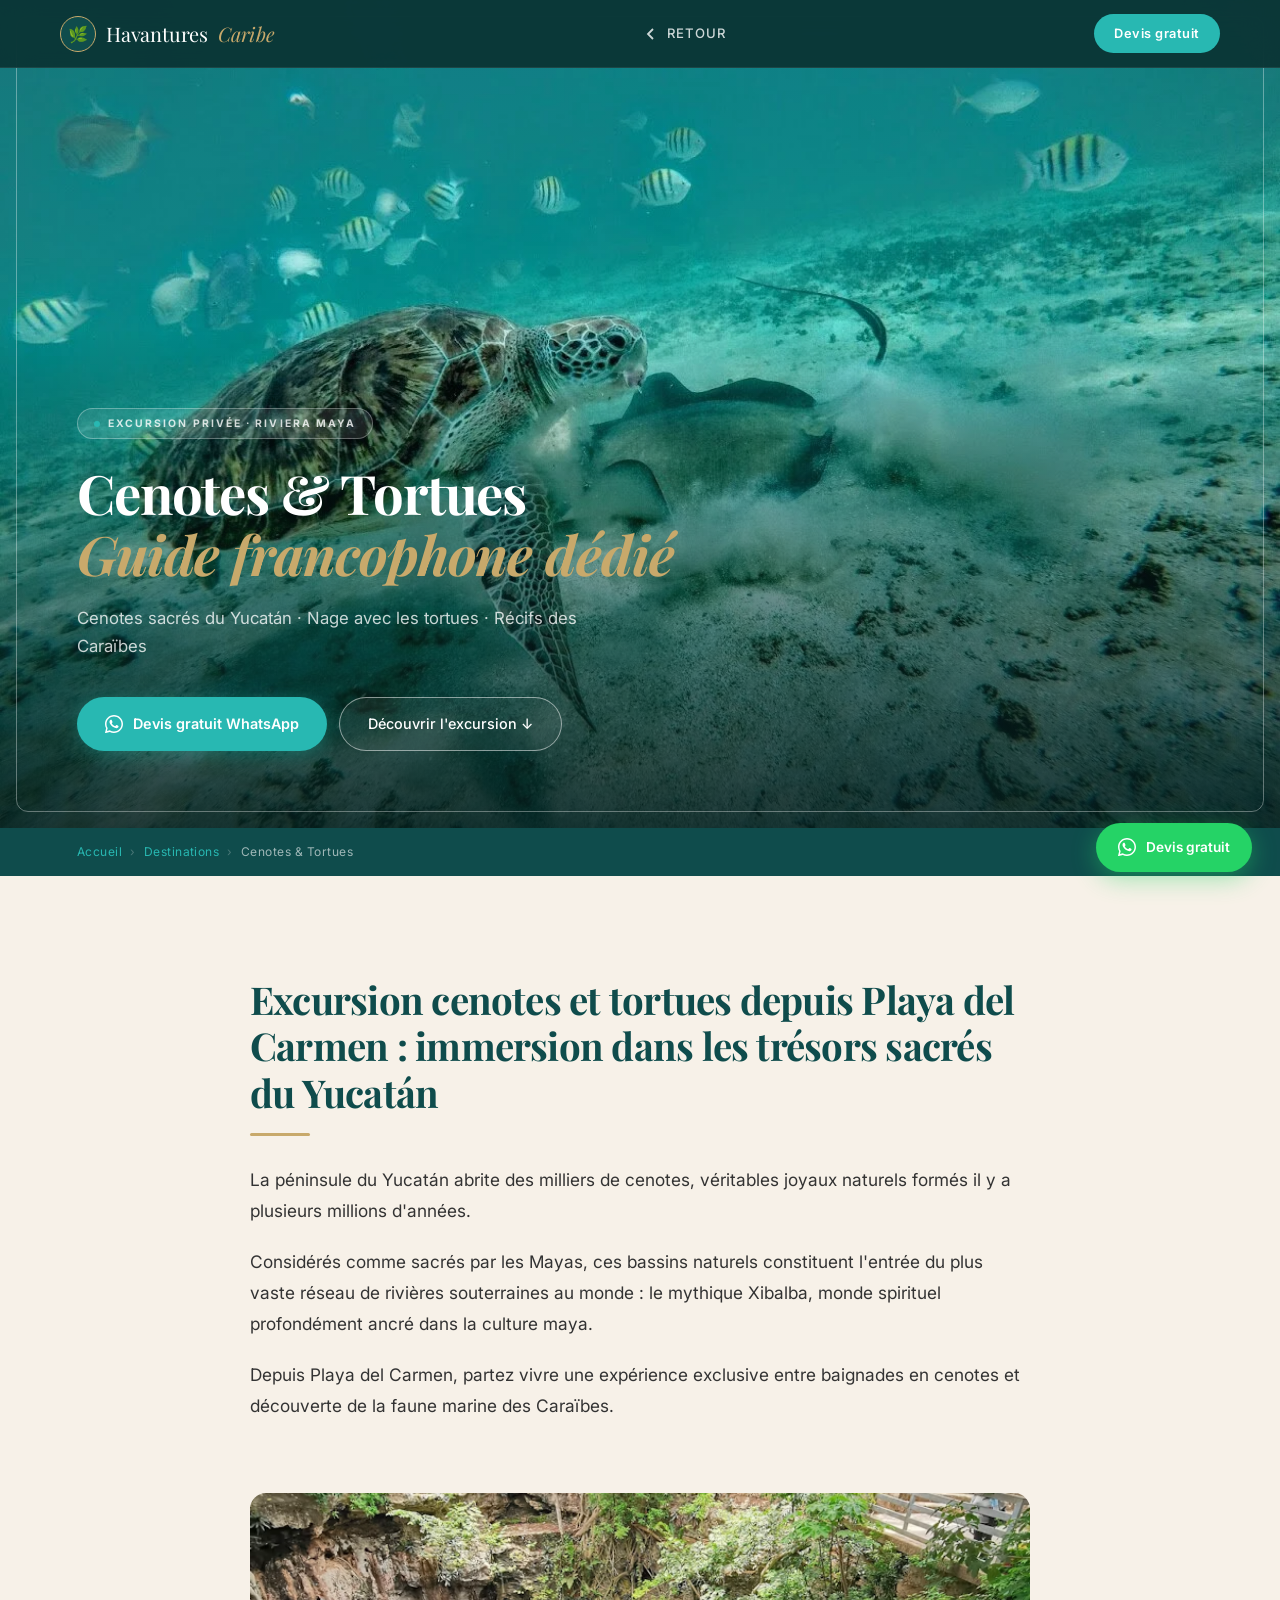
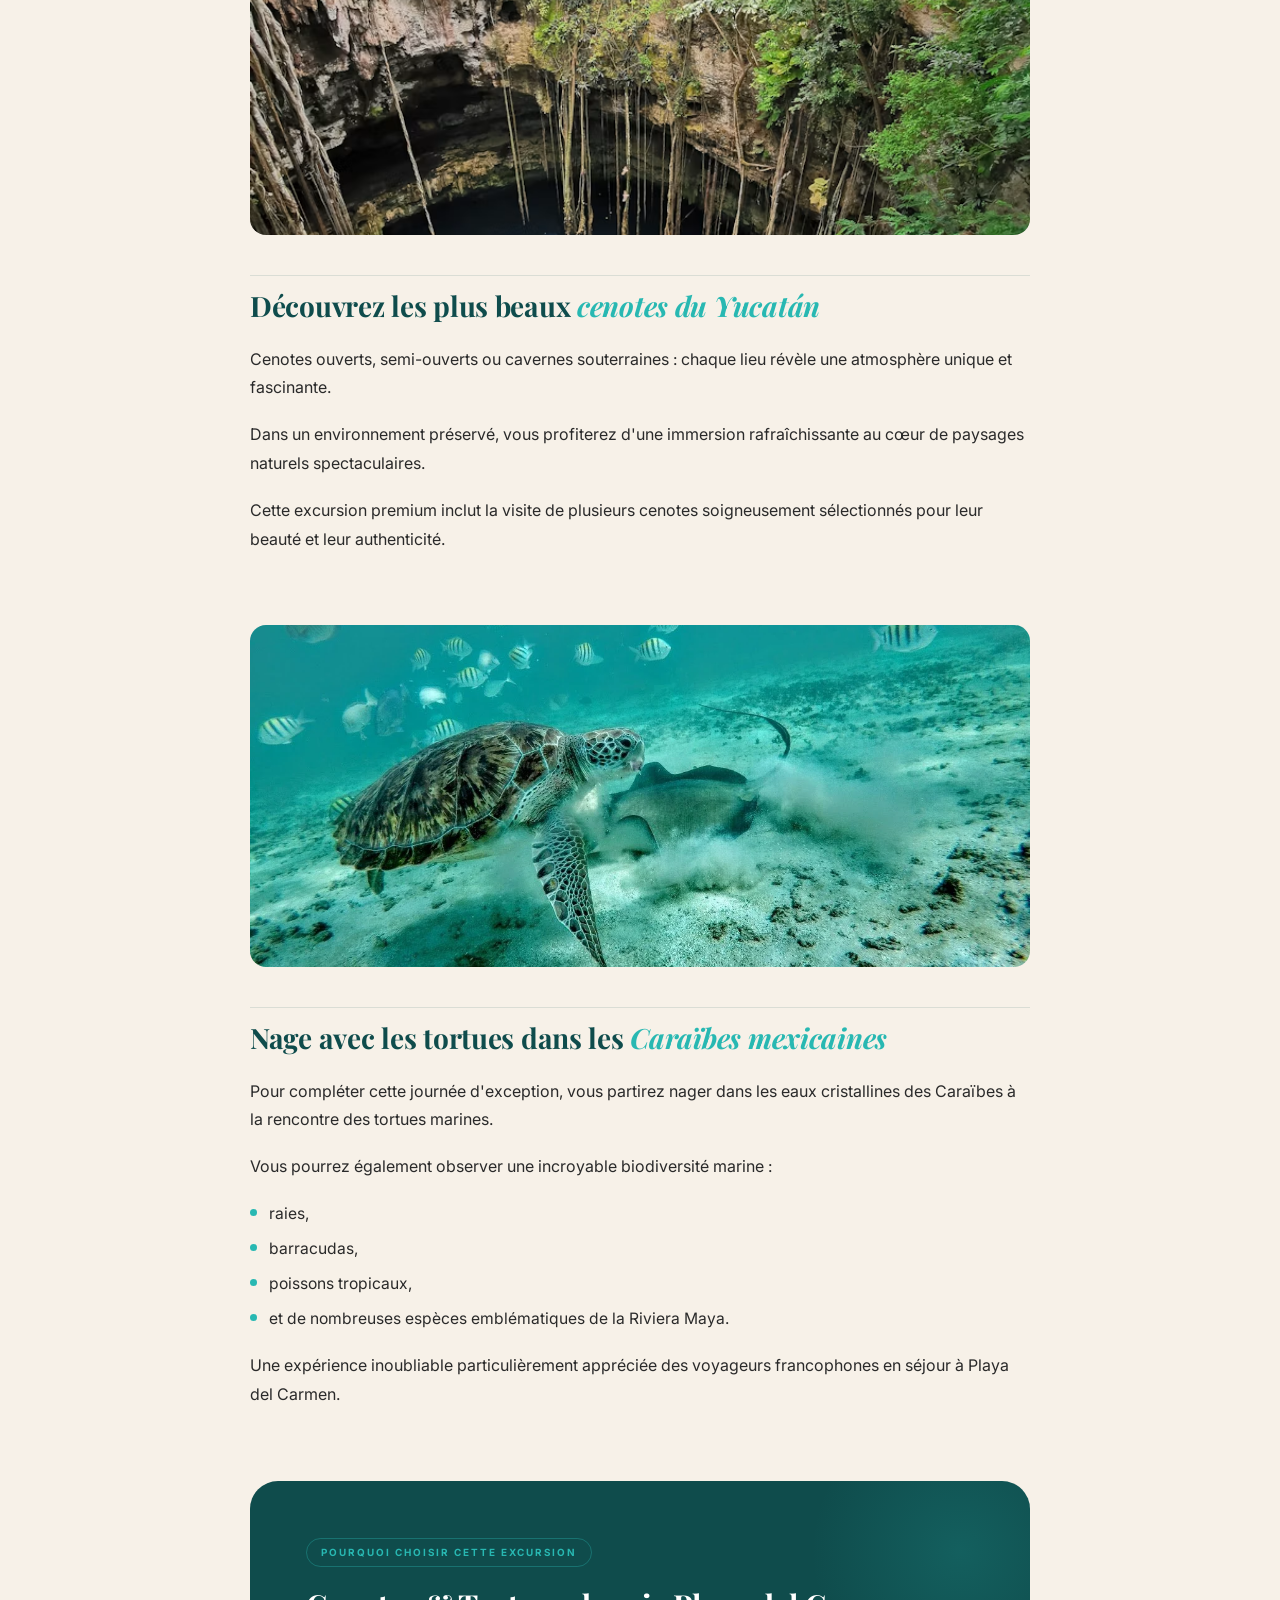
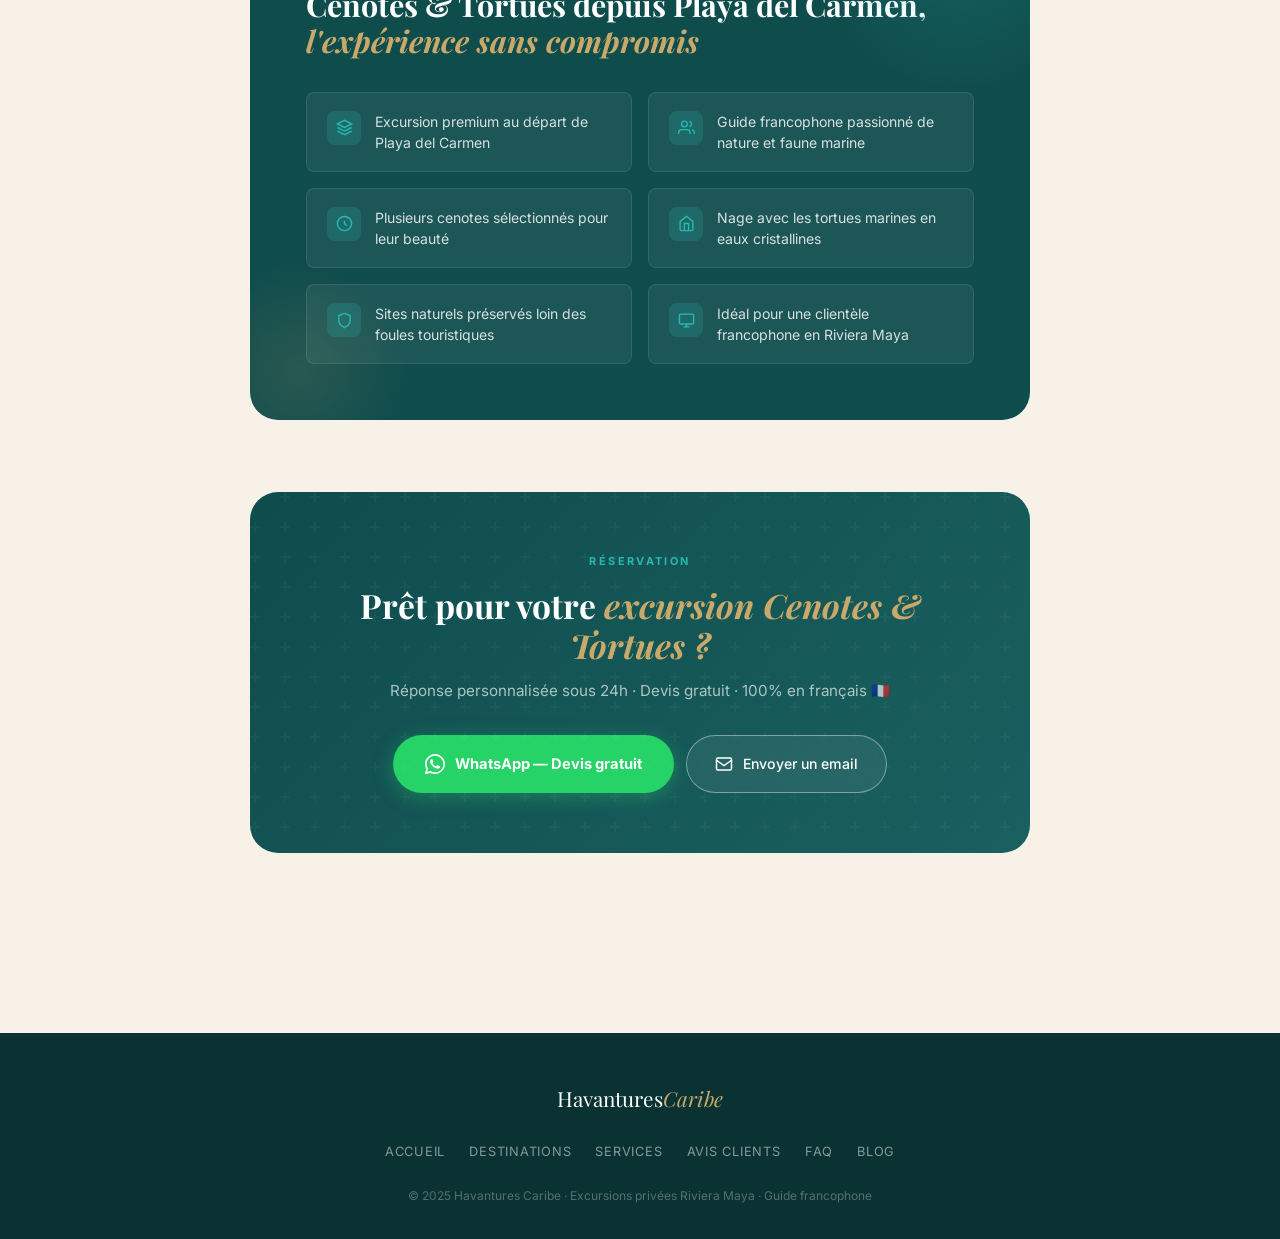
<file: cenotes-tortues.html>
<!DOCTYPE html>
<html lang="fr">
<head>
  <meta charset="UTF-8"/>
  <meta name="viewport" content="width=device-width, initial-scale=1.0"/>
  <title>Excursion cenotes et tortues depuis Playa del Carmen | Riviera Maya</title>
  <meta name="description" content="Explorez les plus beaux cenotes du Yucatán et nagez avec les tortues lors d'une excursion premium depuis Playa del Carmen avec guide francophone."/>
  <meta name="robots" content="index, follow"/>
  <link rel="canonical" href="https://hchc75.github.io/havntures/cenotes-tortues.html"/>

  <meta property="og:type" content="website"/>
  <meta property="og:title" content="Excursion cenotes et tortues depuis Playa del Carmen | Riviera Maya"/>
  <meta property="og:description" content="Cenotes du Yucatán, nage avec les tortues marines et biodiversité des Caraïbes. Excursion privée avec guide francophone."/>
  <meta property="og:image" content="https://hchc75.github.io/havntures/img/tortue-raie.jpg"/>

  <link rel="preconnect" href="https://fonts.googleapis.com"/>
  <link rel="preconnect" href="https://fonts.gstatic.com" crossorigin/>
  <link href="https://fonts.googleapis.com/css2?family=Playfair+Display:ital,wght@0,400;0,600;0,700;1,400;1,600&family=Inter:wght@300;400;500;600&display=swap" rel="stylesheet"/>

  <style>
    :root {
      --cream:#F7F1E8; --cream-dark:#EDE6D8;
      --teal:#28B8B2; --teal-mid:#1a9490; --teal-dark:#0F4C4C; --teal-deeper:#0a3232;
      --gold:#C8A96B; --gold-light:#dfc08a;
      --ink:#111111; --white:#ffffff;
      --white-80:rgba(255,255,255,0.8); --white-20:rgba(255,255,255,0.2);
      --font-display:'Playfair Display',Georgia,serif;
      --font-body:'Inter',system-ui,sans-serif;
      --radius-sm:8px; --radius-md:16px; --radius-lg:28px; --radius-full:9999px;
      --container:860px;
    }
    *,*::before,*::after{box-sizing:border-box;margin:0;padding:0}
    html{scroll-behavior:smooth;font-size:16px}
    body{font-family:var(--font-body);color:var(--ink);background:var(--cream);overflow-x:hidden;line-height:1.7;-webkit-font-smoothing:antialiased}
    a{text-decoration:none;color:inherit}
    ul{list-style:none}
    img{max-width:100%;display:block}

    #scroll-progress{position:fixed;top:0;left:0;height:3px;width:0%;background:linear-gradient(90deg,var(--teal),var(--gold));z-index:10000;transition:width .1s linear}

    .nav{position:fixed;top:0;left:0;right:0;z-index:999;padding:0 clamp(20px,5vw,60px);height:68px;display:flex;align-items:center;justify-content:space-between;background:rgba(10,50,50,0.92);backdrop-filter:blur(16px);border-bottom:1px solid rgba(255,255,255,0.08)}
    .nav-brand{display:flex;align-items:center;gap:10px;font-family:var(--font-display);font-size:1.25rem;color:var(--white);letter-spacing:-0.01em}
    .nav-brand-logo{width:36px;height:36px;background:var(--teal-dark);border:1.5px solid var(--gold);border-radius:50%;display:flex;align-items:center;justify-content:center;font-size:1rem}
    .nav-brand span{color:var(--gold);font-style:italic}
    .nav-back{display:flex;align-items:center;gap:8px;color:var(--white-80);font-size:0.82rem;letter-spacing:0.06em;text-transform:uppercase;font-weight:500;transition:color .2s}
    .nav-back:hover{color:var(--gold)}
    .nav-back svg{width:16px;height:16px}
    .nav-cta{display:inline-flex;align-items:center;gap:8px;background:var(--teal);color:var(--white);font-size:0.8rem;font-weight:600;letter-spacing:0.04em;padding:9px 20px;border-radius:var(--radius-full);transition:background .2s,transform .2s}
    .nav-cta:hover{background:var(--teal-mid);transform:translateY(-1px)}

    .hero{position:relative;height:92vh;min-height:560px;display:flex;align-items:flex-end;overflow:hidden}
    .hero-bg{position:absolute;inset:0;background-image:linear-gradient(to bottom,rgba(5,30,30,0.18) 0%,rgba(5,30,30,0.08) 40%,rgba(5,30,30,0.88) 100%),url('img/tortue-raie.jpg');background-size:cover;background-position:center 40%;transform:scale(1.04);animation:heroZoom 16s ease-out forwards}
    @keyframes heroZoom{from{transform:scale(1.04)}to{transform:scale(1.00)}}
    .hero-frame{position:absolute;inset:16px;border:1.5px solid rgba(255,255,255,0.35);border-radius:12px;pointer-events:none;z-index:2}
    .hero-content{position:relative;z-index:3;padding:clamp(40px,6vw,80px) clamp(24px,6vw,80px);max-width:800px;animation:heroFade 1s ease both}
    @keyframes heroFade{from{opacity:0;transform:translateY(24px)}to{opacity:1;transform:translateY(0)}}
    .hero-eyebrow{display:inline-flex;align-items:center;gap:8px;background:rgba(255,255,255,0.1);border:1px solid rgba(255,255,255,0.3);backdrop-filter:blur(8px);color:var(--white-80);font-size:0.65rem;font-weight:700;letter-spacing:0.2em;text-transform:uppercase;padding:6px 16px;border-radius:var(--radius-full);margin-bottom:24px}
    .hero-eyebrow::before{content:'';width:6px;height:6px;background:var(--teal);border-radius:50%}
    .hero-title{font-family:var(--font-display);font-size:clamp(2rem,5vw,3.4rem);font-weight:700;color:var(--white);line-height:1.12;margin-bottom:20px;letter-spacing:-0.02em}
    .hero-title em{color:var(--gold);font-style:italic}
    .hero-sub{font-size:clamp(0.9rem,1.5vw,1.05rem);color:rgba(255,255,255,0.78);max-width:560px;margin-bottom:36px;line-height:1.65}
    .hero-actions{display:flex;gap:12px;flex-wrap:wrap}
    .btn-primary-hero{display:inline-flex;align-items:center;gap:10px;background:var(--teal);color:var(--white);font-size:0.9rem;font-weight:600;padding:14px 28px;border-radius:var(--radius-full);transition:background .2s,transform .2s,box-shadow .2s;box-shadow:0 4px 20px rgba(40,184,178,0.4)}
    .btn-primary-hero:hover{background:var(--teal-mid);transform:translateY(-2px);box-shadow:0 8px 28px rgba(40,184,178,0.5)}
    .btn-outline-hero{display:inline-flex;align-items:center;gap:10px;border:1.5px solid rgba(255,255,255,0.5);color:var(--white);font-size:0.9rem;font-weight:500;padding:14px 28px;border-radius:var(--radius-full);backdrop-filter:blur(8px);background:rgba(255,255,255,0.06);transition:background .2s,border-color .2s}
    .btn-outline-hero:hover{background:rgba(255,255,255,0.14);border-color:rgba(255,255,255,0.7)}

    .breadcrumb{background:var(--teal-dark);padding:14px clamp(24px,6vw,80px);display:flex;align-items:center;gap:8px;font-size:0.75rem;color:rgba(255,255,255,0.6);letter-spacing:0.04em}
    .breadcrumb a{color:var(--teal);transition:color .2s}
    .breadcrumb a:hover{color:var(--gold)}
    .breadcrumb-sep{opacity:0.4}

    .article-wrap{max-width:var(--container);margin:0 auto;padding:clamp(60px,8vw,100px) clamp(24px,5vw,40px)}
    .article-intro{margin-bottom:72px}
    .article-h1{font-family:var(--font-display);font-size:clamp(1.6rem,3.5vw,2.4rem);font-weight:700;color:var(--teal-dark);line-height:1.2;margin-bottom:28px;letter-spacing:-0.02em}
    .article-h1::after{content:'';display:block;width:60px;height:3px;background:var(--gold);border-radius:2px;margin-top:18px}
    .article-lead{font-size:1.08rem;line-height:1.8;color:#333;margin-bottom:20px}
    .article-section{margin-bottom:72px;padding-top:12px;border-top:1px solid rgba(15,76,76,0.12)}
    .article-h2{font-family:var(--font-display);font-size:clamp(1.3rem,2.5vw,1.75rem);font-weight:700;color:var(--teal-dark);line-height:1.25;margin-bottom:22px;letter-spacing:-0.01em}
    .article-h2 em{color:var(--teal);font-style:italic}
    .article-p{font-size:1rem;line-height:1.8;color:#2a2a2a;margin-bottom:18px}
    .article-p:last-child{margin-bottom:0}
    .article-photo{border-radius:var(--radius-md);overflow:hidden;margin:40px 0;aspect-ratio:16/7;background:var(--teal-dark)}
    .article-photo img{width:100%;height:100%;object-fit:cover;transition:transform .6s ease}
    .article-photo:hover img{transform:scale(1.03)}
    .article-list{margin:20px 0;display:flex;flex-direction:column;gap:10px}
    .article-list li{display:flex;align-items:flex-start;gap:12px;font-size:0.98rem;color:#2a2a2a;line-height:1.6}
    .article-list li::before{content:'';flex-shrink:0;width:7px;height:7px;background:var(--teal);border-radius:50%;margin-top:8px}

    .why-block{background:var(--teal-dark);border-radius:var(--radius-lg);padding:clamp(36px,5vw,56px);margin-bottom:72px;position:relative;overflow:hidden}
    .why-block::before{content:'';position:absolute;top:-80px;right:-80px;width:300px;height:300px;background:radial-gradient(circle,rgba(40,184,178,0.18) 0%,transparent 70%);pointer-events:none}
    .why-block::after{content:'';position:absolute;bottom:-60px;left:-60px;width:220px;height:220px;background:radial-gradient(circle,rgba(200,169,107,0.14) 0%,transparent 70%);pointer-events:none}
    .why-tag{display:inline-block;font-size:0.62rem;font-weight:700;letter-spacing:0.2em;text-transform:uppercase;color:var(--teal);border:1px solid rgba(40,184,178,0.35);padding:5px 14px;border-radius:var(--radius-full);margin-bottom:20px}
    .why-title{font-family:var(--font-display);font-size:clamp(1.4rem,2.8vw,1.9rem);font-weight:700;color:var(--white);line-height:1.2;margin-bottom:32px}
    .why-title em{color:var(--gold);font-style:italic}
    .why-grid{display:grid;grid-template-columns:repeat(auto-fit,minmax(220px,1fr));gap:16px;position:relative;z-index:1}
    .why-item{display:flex;align-items:flex-start;gap:14px;background:rgba(255,255,255,0.06);border:1px solid rgba(255,255,255,0.1);border-radius:var(--radius-sm);padding:18px 20px;transition:background .2s,border-color .2s}
    .why-item:hover{background:rgba(255,255,255,0.1);border-color:rgba(40,184,178,0.4)}
    .why-icon{flex-shrink:0;width:34px;height:34px;background:rgba(40,184,178,0.2);border-radius:8px;display:flex;align-items:center;justify-content:center}
    .why-icon svg{width:17px;height:17px;color:var(--teal)}
    .why-text{font-size:0.88rem;color:rgba(255,255,255,0.82);line-height:1.5}

    .cta-strip{background:linear-gradient(135deg,var(--teal-dark) 0%,#1a6060 100%);border-radius:var(--radius-lg);padding:clamp(40px,5vw,60px);text-align:center;margin-bottom:80px;position:relative;overflow:hidden}
    .cta-strip::before{content:'';position:absolute;inset:0;background:url("data:image/svg+xml,%3Csvg width='60' height='60' viewBox='0 0 60 60' xmlns='http://www.w3.org/2000/svg'%3E%3Cg fill='none' fill-rule='evenodd'%3E%3Cg fill='%23ffffff' fill-opacity='0.03'%3E%3Cpath d='M36 34v-4h-2v4h-4v2h4v4h2v-4h4v-2h-4zm0-30V0h-2v4h-4v2h4v4h2V6h4V4h-4zM6 34v-4H4v4H0v2h4v4h2v-4h4v-2H6zM6 4V0H4v4H0v2h4v4h2V6h4V4H6z'/%3E%3C/g%3E%3C/g%3E%3C/svg%3E")}
    .cta-strip-label{font-size:0.68rem;font-weight:700;letter-spacing:0.22em;text-transform:uppercase;color:var(--teal);margin-bottom:14px;display:block}
    .cta-strip-title{font-family:var(--font-display);font-size:clamp(1.5rem,3vw,2.1rem);font-weight:700;color:var(--white);margin-bottom:12px;line-height:1.2}
    .cta-strip-title em{color:var(--gold);font-style:italic}
    .cta-strip-sub{color:rgba(255,255,255,0.65);font-size:0.95rem;margin-bottom:32px}
    .cta-strip-actions{display:flex;gap:12px;justify-content:center;flex-wrap:wrap}
    .btn-wa{display:inline-flex;align-items:center;gap:10px;background:#25D366;color:var(--white);font-size:0.92rem;font-weight:700;padding:16px 32px;border-radius:var(--radius-full);transition:background .2s,transform .2s,box-shadow .2s;box-shadow:0 4px 20px rgba(37,211,102,0.35)}
    .btn-wa:hover{background:#1fb954;transform:translateY(-2px);box-shadow:0 8px 30px rgba(37,211,102,0.45)}
    .btn-wa svg{width:20px;height:20px}
    .btn-email{display:inline-flex;align-items:center;gap:10px;border:1.5px solid rgba(255,255,255,0.4);color:var(--white);font-size:0.88rem;font-weight:500;padding:16px 28px;border-radius:var(--radius-full);background:rgba(255,255,255,0.07);backdrop-filter:blur(8px);transition:background .2s,border-color .2s}
    .btn-email:hover{background:rgba(255,255,255,0.13);border-color:rgba(255,255,255,0.7)}

    .sticky-cta{position:fixed;bottom:28px;right:28px;z-index:998;display:flex;align-items:center;gap:10px;background:#25D366;color:var(--white);font-size:0.85rem;font-weight:600;padding:13px 22px;border-radius:var(--radius-full);box-shadow:0 6px 24px rgba(37,211,102,0.45);transition:transform .2s,box-shadow .2s;text-decoration:none}
    .sticky-cta:hover{transform:translateY(-3px) scale(1.02);box-shadow:0 10px 32px rgba(37,211,102,0.55)}
    .sticky-cta svg{width:18px;height:18px}

    .footer{background:var(--teal-deeper);color:rgba(255,255,255,0.6);padding:48px clamp(24px,6vw,80px) 32px;display:flex;flex-direction:column;align-items:center;gap:24px;text-align:center}
    .footer-brand{font-family:var(--font-display);font-size:1.3rem;color:var(--white)}
    .footer-brand span{color:var(--gold);font-style:italic}
    .footer-links{display:flex;flex-wrap:wrap;gap:24px;justify-content:center}
    .footer-links a{font-size:0.8rem;letter-spacing:0.06em;text-transform:uppercase;color:rgba(255,255,255,0.5);transition:color .2s}
    .footer-links a:hover{color:var(--gold)}
    .footer-copy{font-size:0.75rem;color:rgba(255,255,255,0.3)}

    @media(max-width:600px){
      .nav-back span{display:none}
      .hero-actions{flex-direction:column}
      .btn-primary-hero,.btn-outline-hero{justify-content:center}
      .why-grid{grid-template-columns:1fr}
      .cta-strip-actions{flex-direction:column;align-items:center}
      .sticky-cta span{display:none}
      .sticky-cta{padding:14px;border-radius:50%}
    }
  </style>
</head>
<body>

  <div id="scroll-progress"></div>

  <nav class="nav" aria-label="Navigation principale">
    <a href="index.html" class="nav-brand">
      <div class="nav-brand-logo">🌿</div>
      Havantures<span>Caribe</span>
    </a>
    <a href="index.html" class="nav-back" aria-label="Retour à l'accueil">
      <svg viewBox="0 0 16 16" fill="none" stroke="currentColor" stroke-width="1.8"><path d="M10 3L5 8l5 5"/></svg>
      <span>Retour</span>
    </a>
    <a href="https://wa.me/524491234567?text=Bonjour%2C%20je%20souhaite%20une%20excursion%20Cenotes%20et%20Tortues"
       class="nav-cta" target="_blank" rel="noopener noreferrer">Devis gratuit</a>
  </nav>

  <header class="hero" aria-label="Cenotes et tortues marines">
    <div class="hero-bg" aria-hidden="true"></div>
    <div class="hero-frame" aria-hidden="true"></div>
    <div class="hero-content">
      <div class="hero-eyebrow">Excursion privée · Riviera Maya</div>
      <h1 class="hero-title">Cenotes &amp; Tortues<br><em>Guide francophone dédié</em></h1>
      <p class="hero-sub">Cenotes sacrés du Yucatán · Nage avec les tortues · Récifs des Caraïbes</p>
      <div class="hero-actions">
        <a href="https://wa.me/524491234567?text=Bonjour%2C%20je%20souhaite%20une%20excursion%20Cenotes%20et%20Tortues"
           class="btn-primary-hero" target="_blank" rel="noopener noreferrer">
          <svg width="18" height="18" viewBox="0 0 24 24" fill="currentColor"><path d="M17.472 14.382c-.297-.149-1.758-.867-2.03-.967-.273-.099-.471-.148-.67.15-.197.297-.767.966-.94 1.164-.173.199-.347.223-.644.075-.297-.15-1.255-.463-2.39-1.475-.883-.788-1.48-1.761-1.653-2.059-.173-.297-.018-.458.13-.606.134-.133.298-.347.446-.52.149-.174.198-.298.298-.497.099-.198.05-.371-.025-.52-.075-.149-.669-1.612-.916-2.207-.242-.579-.487-.5-.669-.51-.173-.008-.371-.01-.57-.01-.198 0-.52.074-.792.372-.272.297-1.04 1.016-1.04 2.479 0 1.462 1.065 2.875 1.213 3.074.149.198 2.096 3.2 5.077 4.487.709.306 1.262.489 1.694.625.712.227 1.36.195 1.871.118.571-.085 1.758-.719 2.006-1.413.248-.694.248-1.289.173-1.413-.074-.124-.272-.198-.57-.347z"/><path d="M12 0C5.373 0 0 5.373 0 12c0 2.118.549 4.106 1.508 5.83L.057 23.5a.5.5 0 00.613.612l5.748-1.435A11.94 11.94 0 0012 24c6.627 0 12-5.373 12-12S18.627 0 12 0zm0 22a9.95 9.95 0 01-5.193-1.456l-.372-.22-3.853.962.972-3.77-.242-.386A9.96 9.96 0 012 12C2 6.477 6.477 2 12 2s10 4.477 10 10-4.477 10-10 10z"/></svg>
          Devis gratuit WhatsApp
        </a>
        <a href="#contenu" class="btn-outline-hero">Découvrir l'excursion ↓</a>
      </div>
    </div>
  </header>

  <nav class="breadcrumb" aria-label="Fil d'Ariane">
    <a href="index.html">Accueil</a>
    <span class="breadcrumb-sep">›</span>
    <a href="index.html#destinations">Destinations</a>
    <span class="breadcrumb-sep">›</span>
    <span>Cenotes &amp; Tortues</span>
  </nav>

  <main id="contenu" class="article-wrap">

    <section class="article-intro" aria-labelledby="titre-principal">
      <h2 id="titre-principal" class="article-h1">
        Excursion cenotes et tortues depuis Playa del Carmen : immersion dans les trésors sacrés du Yucatán
      </h2>
      <p class="article-lead">
        La péninsule du Yucatán abrite des milliers de cenotes, véritables joyaux naturels formés il y a plusieurs millions d'années.
      </p>
      <p class="article-lead">
        Considérés comme sacrés par les Mayas, ces bassins naturels constituent l'entrée du plus vaste réseau de rivières souterraines au monde : le mythique Xibalba, monde spirituel profondément ancré dans la culture maya.
      </p>
      <p class="article-lead">
        Depuis Playa del Carmen, partez vivre une expérience exclusive entre baignades en cenotes et découverte de la faune marine des Caraïbes.
      </p>
    </section>

    <div class="article-photo">
      <img src="img/cenote-1.avif" alt="Cenote du Yucatán aux eaux cristallines et lumière naturelle" loading="lazy"/>
    </div>

    <section class="article-section" aria-labelledby="section-cenotes">
      <h3 id="section-cenotes" class="article-h2">Découvrez les plus beaux <em>cenotes du Yucatán</em></h3>
      <p class="article-p">
        Cenotes ouverts, semi-ouverts ou cavernes souterraines : chaque lieu révèle une atmosphère unique et fascinante.
      </p>
      <p class="article-p">
        Dans un environnement préservé, vous profiterez d'une immersion rafraîchissante au cœur de paysages naturels spectaculaires.
      </p>
      <p class="article-p">
        Cette excursion premium inclut la visite de plusieurs cenotes soigneusement sélectionnés pour leur beauté et leur authenticité.
      </p>
    </section>

    <div class="article-photo">
      <img src="img/tortue-raie.jpg" alt="Tortue marine et raie pastenague dans les eaux turquoise de la Riviera Maya" loading="lazy"/>
    </div>

    <section class="article-section" aria-labelledby="section-tortues">
      <h3 id="section-tortues" class="article-h2">Nage avec les tortues dans les <em>Caraïbes mexicaines</em></h3>
      <p class="article-p">
        Pour compléter cette journée d'exception, vous partirez nager dans les eaux cristallines des Caraïbes à la rencontre des tortues marines.
      </p>
      <p class="article-p">Vous pourrez également observer une incroyable biodiversité marine :</p>
      <ul class="article-list">
        <li>raies,</li>
        <li>barracudas,</li>
        <li>poissons tropicaux,</li>
        <li>et de nombreuses espèces emblématiques de la Riviera Maya.</li>
      </ul>
      <p class="article-p">
        Une expérience inoubliable particulièrement appréciée des voyageurs francophones en séjour à Playa del Carmen.
      </p>
    </section>

    <div class="why-block">
      <div class="why-tag">Pourquoi choisir cette excursion</div>
      <h3 class="why-title">Cenotes &amp; Tortues depuis Playa del Carmen,<br><em>l'expérience sans compromis</em></h3>
      <div class="why-grid">
        <div class="why-item">
          <div class="why-icon"><svg viewBox="0 0 24 24" fill="none" stroke="currentColor" stroke-width="2"><path d="M12 2L2 7l10 5 10-5-10-5zM2 17l10 5 10-5M2 12l10 5 10-5"/></svg></div>
          <span class="why-text">Excursion premium au départ de Playa del Carmen</span>
        </div>
        <div class="why-item">
          <div class="why-icon"><svg viewBox="0 0 24 24" fill="none" stroke="currentColor" stroke-width="2"><path d="M17 21v-2a4 4 0 00-4-4H5a4 4 0 00-4 4v2"/><circle cx="9" cy="7" r="4"/><path d="M23 21v-2a4 4 0 00-3-3.87M16 3.13a4 4 0 010 7.75"/></svg></div>
          <span class="why-text">Guide francophone passionné de nature et faune marine</span>
        </div>
        <div class="why-item">
          <div class="why-icon"><svg viewBox="0 0 24 24" fill="none" stroke="currentColor" stroke-width="2"><circle cx="12" cy="12" r="10"/><path d="M12 8v4l3 3"/></svg></div>
          <span class="why-text">Plusieurs cenotes sélectionnés pour leur beauté</span>
        </div>
        <div class="why-item">
          <div class="why-icon"><svg viewBox="0 0 24 24" fill="none" stroke="currentColor" stroke-width="2"><path d="M3 9l9-7 9 7v11a2 2 0 01-2 2H5a2 2 0 01-2-2z"/><polyline points="9 22 9 12 15 12 15 22"/></svg></div>
          <span class="why-text">Nage avec les tortues marines en eaux cristallines</span>
        </div>
        <div class="why-item">
          <div class="why-icon"><svg viewBox="0 0 24 24" fill="none" stroke="currentColor" stroke-width="2"><path d="M12 22s8-4 8-10V5l-8-3-8 3v7c0 6 8 10 8 10z"/></svg></div>
          <span class="why-text">Sites naturels préservés loin des foules touristiques</span>
        </div>
        <div class="why-item">
          <div class="why-icon"><svg viewBox="0 0 24 24" fill="none" stroke="currentColor" stroke-width="2"><rect x="2" y="3" width="20" height="14" rx="2"/><path d="M8 21h8M12 17v4"/></svg></div>
          <span class="why-text">Idéal pour une clientèle francophone en Riviera Maya</span>
        </div>
      </div>
    </div>

    <div class="cta-strip">
      <span class="cta-strip-label">Réservation</span>
      <h3 class="cta-strip-title">Prêt pour votre <em>excursion Cenotes &amp; Tortues ?</em></h3>
      <p class="cta-strip-sub">Réponse personnalisée sous 24h · Devis gratuit · 100% en français 🇫🇷</p>
      <div class="cta-strip-actions">
        <a href="https://wa.me/524491234567?text=Bonjour%2C%20je%20souhaite%20organiser%20une%20excursion%20Cenotes%20et%20Tortues"
           class="btn-wa" target="_blank" rel="noopener noreferrer">
          <svg viewBox="0 0 24 24" fill="currentColor"><path d="M17.472 14.382c-.297-.149-1.758-.867-2.03-.967-.273-.099-.471-.148-.67.15-.197.297-.767.966-.94 1.164-.173.199-.347.223-.644.075-.297-.15-1.255-.463-2.39-1.475-.883-.788-1.48-1.761-1.653-2.059-.173-.297-.018-.458.13-.606.134-.133.298-.347.446-.52.149-.174.198-.298.298-.497.099-.198.05-.371-.025-.52-.075-.149-.669-1.612-.916-2.207-.242-.579-.487-.5-.669-.51-.173-.008-.371-.01-.57-.01-.198 0-.52.074-.792.372-.272.297-1.04 1.016-1.04 2.479 0 1.462 1.065 2.875 1.213 3.074.149.198 2.096 3.2 5.077 4.487.709.306 1.262.489 1.694.625.712.227 1.36.195 1.871.118.571-.085 1.758-.719 2.006-1.413.248-.694.248-1.289.173-1.413-.074-.124-.272-.198-.57-.347z"/><path d="M12 0C5.373 0 0 5.373 0 12c0 2.118.549 4.106 1.508 5.83L.057 23.5a.5.5 0 00.613.612l5.748-1.435A11.94 11.94 0 0012 24c6.627 0 12-5.373 12-12S18.627 0 12 0zm0 22a9.95 9.95 0 01-5.193-1.456l-.372-.22-3.853.962.972-3.77-.242-.386A9.96 9.96 0 012 12C2 6.477 6.477 2 12 2s10 4.477 10 10-4.477 10-10 10z"/></svg>
          WhatsApp — Devis gratuit
        </a>
        <a href="mailto:info@havanturescaribe.com" class="btn-email">
          <svg width="18" height="18" viewBox="0 0 24 24" fill="none" stroke="currentColor" stroke-width="2"><rect x="2" y="4" width="20" height="16" rx="2"/><path d="M2 7l10 7 10-7"/></svg>
          Envoyer un email
        </a>
      </div>
    </div>

  </main>

  <footer class="footer">
    <div class="footer-brand">Havantures<span>Caribe</span></div>
    <nav class="footer-links" aria-label="Liens footer">
      <a href="index.html">Accueil</a>
      <a href="index.html#destinations">Destinations</a>
      <a href="index.html#services">Services</a>
      <a href="index.html#temoignages">Avis clients</a>
      <a href="index.html#faq">FAQ</a>
      <a href="index.html#blog">Blog</a>
    </nav>
    <p class="footer-copy">© 2025 Havantures Caribe · Excursions privées Riviera Maya · Guide francophone</p>
  </footer>

  <a href="https://wa.me/524491234567?text=Bonjour%2C%20je%20souhaite%20une%20excursion%20Cenotes%20et%20Tortues"
     class="sticky-cta" target="_blank" rel="noopener noreferrer" aria-label="Contacter sur WhatsApp">
    <svg viewBox="0 0 24 24" fill="currentColor"><path d="M17.472 14.382c-.297-.149-1.758-.867-2.03-.967-.273-.099-.471-.148-.67.15-.197.297-.767.966-.94 1.164-.173.199-.347.223-.644.075-.297-.15-1.255-.463-2.39-1.475-.883-.788-1.48-1.761-1.653-2.059-.173-.297-.018-.458.13-.606.134-.133.298-.347.446-.52.149-.174.198-.298.298-.497.099-.198.05-.371-.025-.52-.075-.149-.669-1.612-.916-2.207-.242-.579-.487-.5-.669-.51-.173-.008-.371-.01-.57-.01-.198 0-.52.074-.792.372-.272.297-1.04 1.016-1.04 2.479 0 1.462 1.065 2.875 1.213 3.074.149.198 2.096 3.2 5.077 4.487.709.306 1.262.489 1.694.625.712.227 1.36.195 1.871.118.571-.085 1.758-.719 2.006-1.413.248-.694.248-1.289.173-1.413-.074-.124-.272-.198-.57-.347z"/><path d="M12 0C5.373 0 0 5.373 0 12c0 2.118.549 4.106 1.508 5.83L.057 23.5a.5.5 0 00.613.612l5.748-1.435A11.94 11.94 0 0012 24c6.627 0 12-5.373 12-12S18.627 0 12 0zm0 22a9.95 9.95 0 01-5.193-1.456l-.372-.22-3.853.962.972-3.77-.242-.386A9.96 9.96 0 012 12C2 6.477 6.477 2 12 2s10 4.477 10 10-4.477 10-10 10z"/></svg>
    <span>Devis gratuit</span>
  </a>

  <script>
    window.addEventListener('scroll',()=>{
      const p=document.getElementById('scroll-progress');
      if(p){const h=document.documentElement;p.style.width=Math.min((window.scrollY/(h.scrollHeight-h.clientHeight))*100,100)+'%'}
    },{passive:true});
  </script>
</body>
</html>
</file>
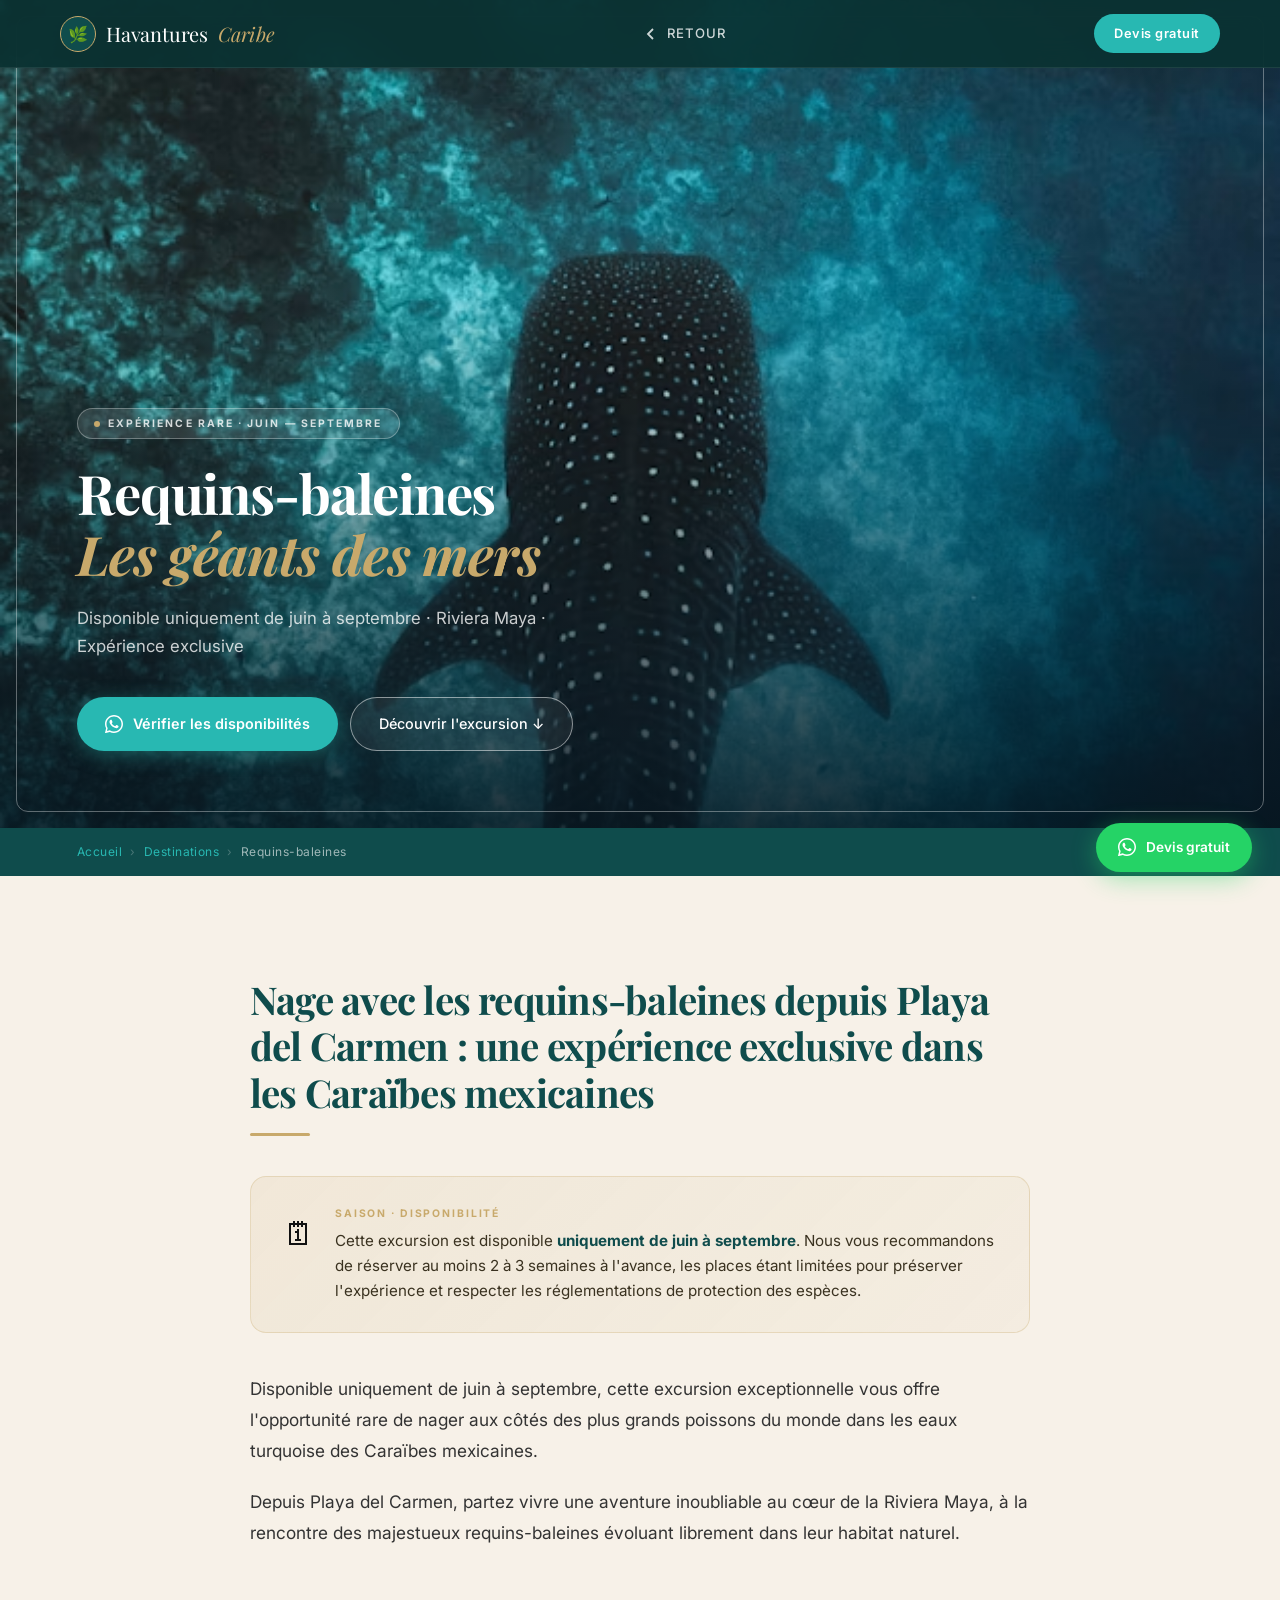
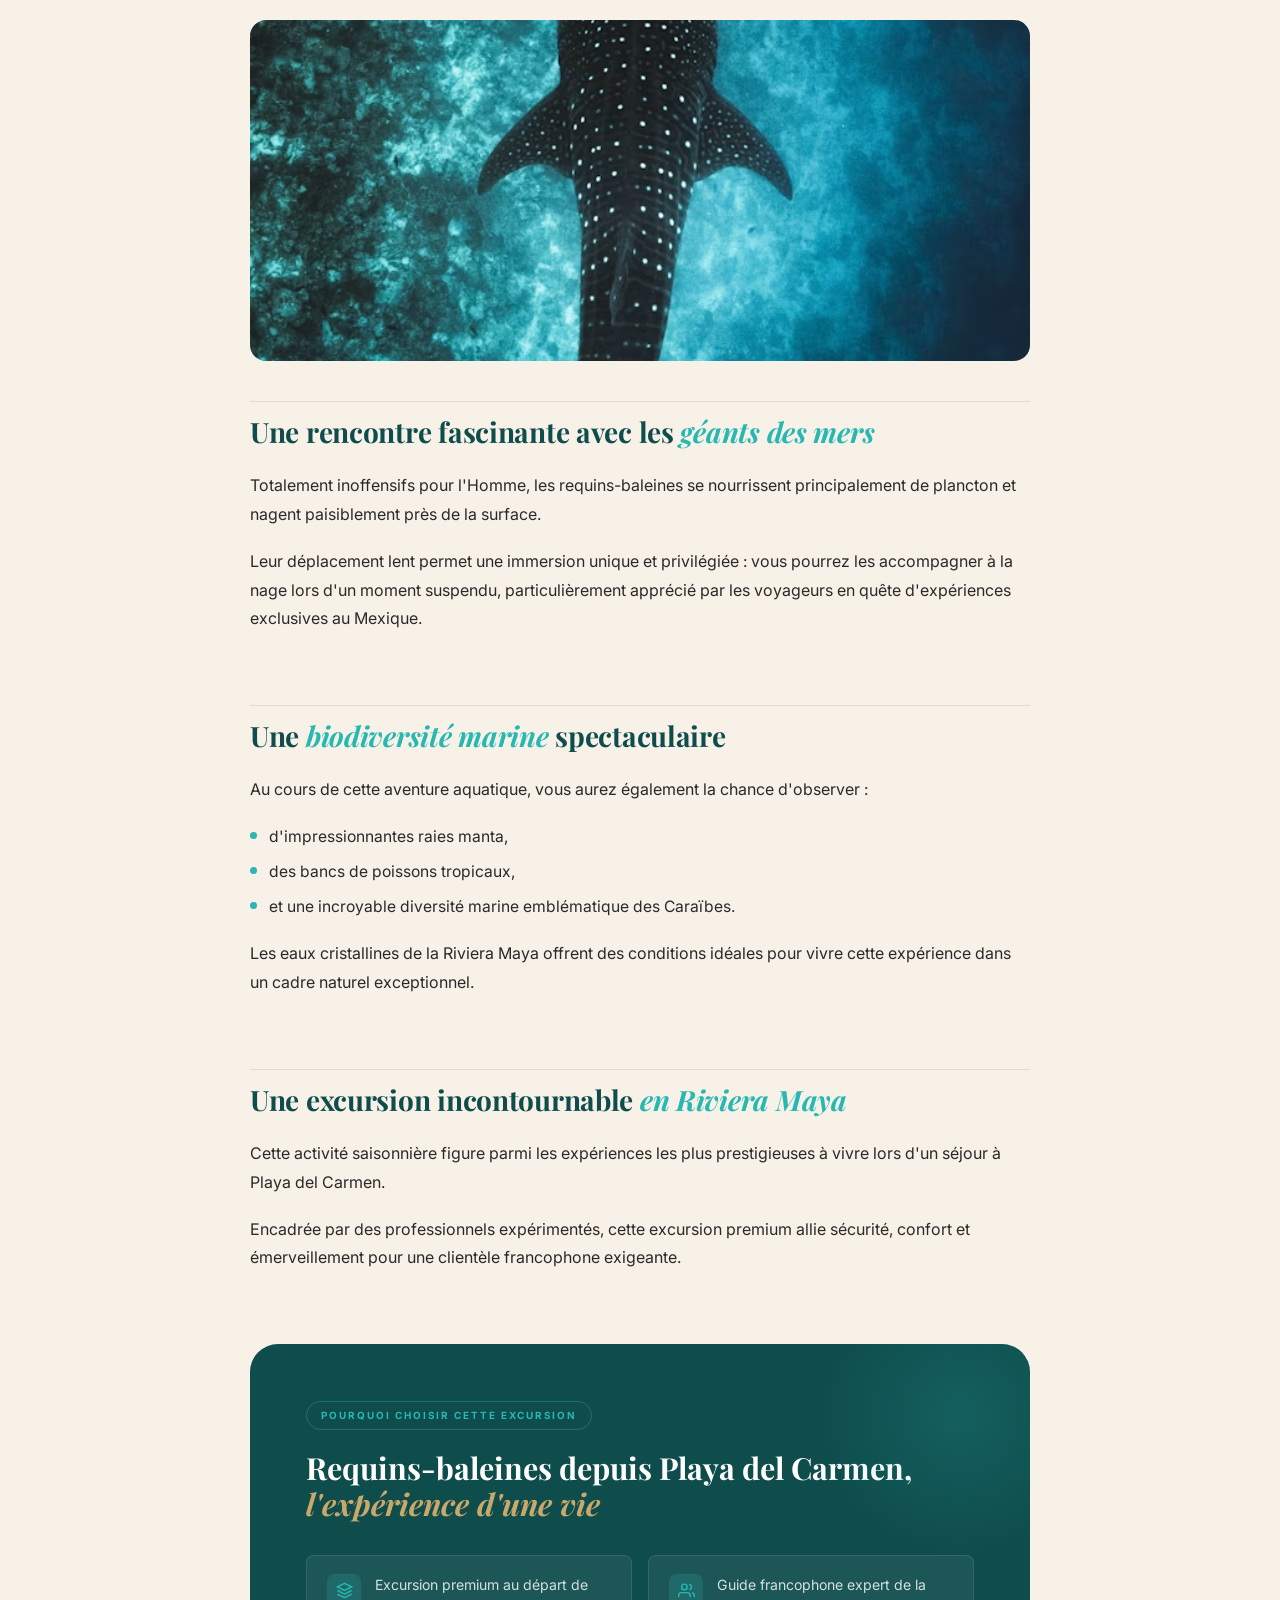
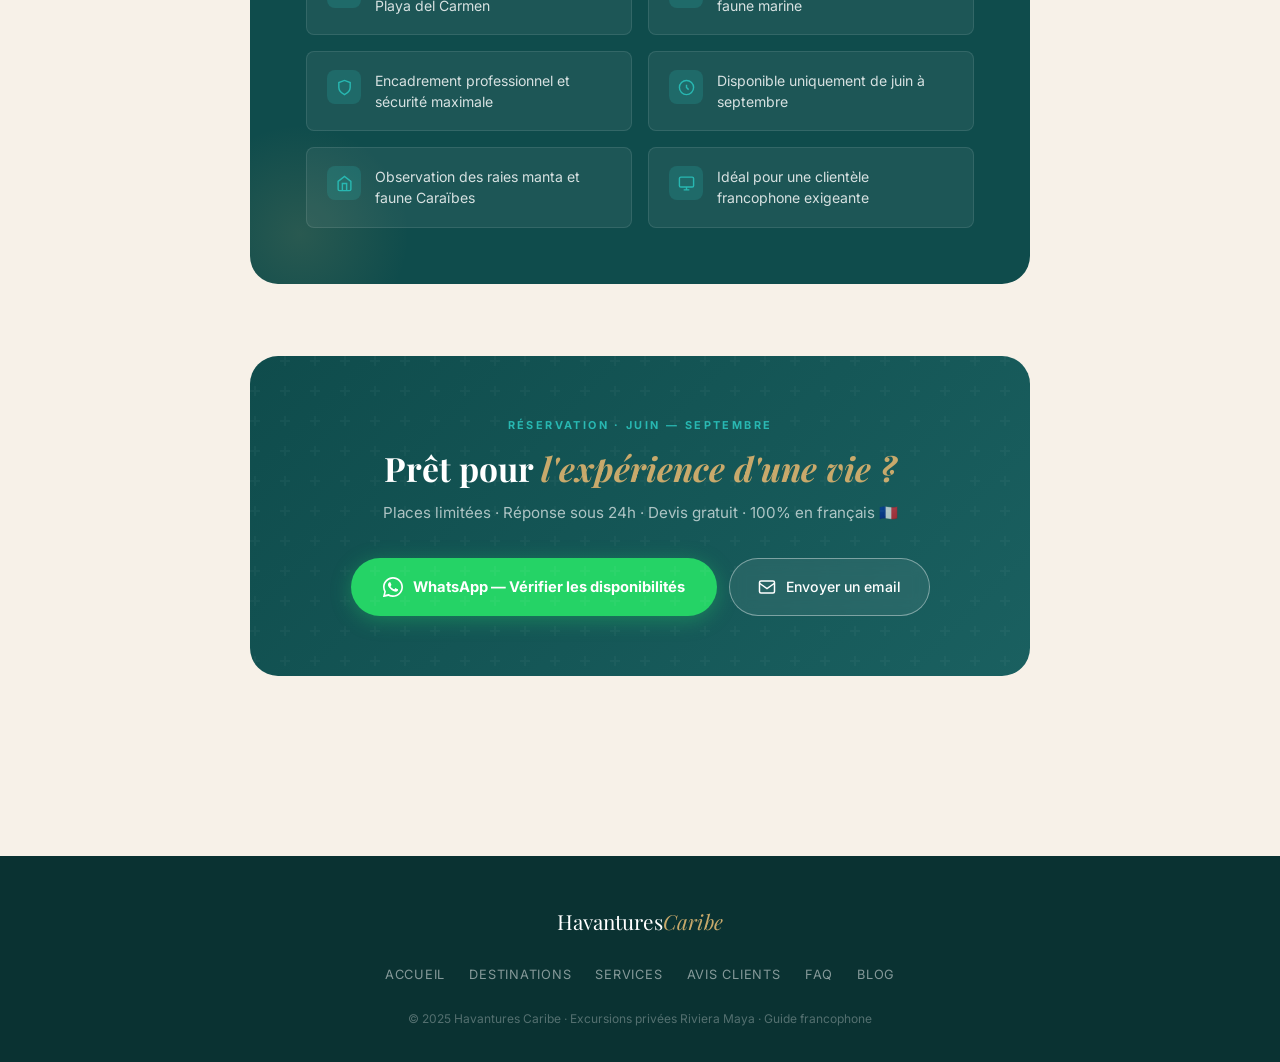
<file: requins-baleines.html>
<!DOCTYPE html>
<html lang="fr">
<head>
  <meta charset="UTF-8"/>
  <meta name="viewport" content="width=device-width, initial-scale=1.0"/>
  <title>Nage avec les requins-baleines depuis Playa del Carmen | Excursion premium</title>
  <meta name="description" content="Vivez une expérience unique en nageant avec les requins-baleines depuis Playa del Carmen. Excursion premium disponible de juin à septembre en Riviera Maya."/>
  <meta name="robots" content="index, follow"/>
  <link rel="canonical" href="https://hchc75.github.io/havntures/requins-baleines.html"/>

  <meta property="og:type" content="website"/>
  <meta property="og:title" content="Nage avec les requins-baleines depuis Playa del Carmen | Excursion premium"/>
  <meta property="og:description" content="Nager avec les plus grands poissons du monde dans les Caraïbes mexicaines. Excursion exclusive de juin à septembre."/>
  <meta property="og:image" content="https://hchc75.github.io/havntures/img/whale-shark.avif"/>

  <link rel="preconnect" href="https://fonts.googleapis.com"/>
  <link rel="preconnect" href="https://fonts.gstatic.com" crossorigin/>
  <link href="https://fonts.googleapis.com/css2?family=Playfair+Display:ital,wght@0,400;0,600;0,700;1,400;1,600&family=Inter:wght@300;400;500;600&display=swap" rel="stylesheet"/>

  <style>
    :root{--cream:#F7F1E8;--cream-dark:#EDE6D8;--teal:#28B8B2;--teal-mid:#1a9490;--teal-dark:#0F4C4C;--teal-deeper:#0a3232;--gold:#C8A96B;--gold-light:#dfc08a;--ink:#111111;--white:#ffffff;--white-80:rgba(255,255,255,0.8);--white-20:rgba(255,255,255,0.2);--font-display:'Playfair Display',Georgia,serif;--font-body:'Inter',system-ui,sans-serif;--radius-sm:8px;--radius-md:16px;--radius-lg:28px;--radius-full:9999px;--container:860px}
    *,*::before,*::after{box-sizing:border-box;margin:0;padding:0}
    html{scroll-behavior:smooth;font-size:16px}
    body{font-family:var(--font-body);color:var(--ink);background:var(--cream);overflow-x:hidden;line-height:1.7;-webkit-font-smoothing:antialiased}
    a{text-decoration:none;color:inherit}ul{list-style:none}img{max-width:100%;display:block}

    #scroll-progress{position:fixed;top:0;left:0;height:3px;width:0%;background:linear-gradient(90deg,var(--teal),var(--gold));z-index:10000;transition:width .1s linear}

    .nav{position:fixed;top:0;left:0;right:0;z-index:999;padding:0 clamp(20px,5vw,60px);height:68px;display:flex;align-items:center;justify-content:space-between;background:rgba(10,50,50,0.92);backdrop-filter:blur(16px);border-bottom:1px solid rgba(255,255,255,0.08)}
    .nav-brand{display:flex;align-items:center;gap:10px;font-family:var(--font-display);font-size:1.25rem;color:var(--white);letter-spacing:-0.01em}
    .nav-brand-logo{width:36px;height:36px;background:var(--teal-dark);border:1.5px solid var(--gold);border-radius:50%;display:flex;align-items:center;justify-content:center;font-size:1rem}
    .nav-brand span{color:var(--gold);font-style:italic}
    .nav-back{display:flex;align-items:center;gap:8px;color:var(--white-80);font-size:0.82rem;letter-spacing:0.06em;text-transform:uppercase;font-weight:500;transition:color .2s}
    .nav-back:hover{color:var(--gold)}.nav-back svg{width:16px;height:16px}
    .nav-cta{display:inline-flex;align-items:center;gap:8px;background:var(--teal);color:var(--white);font-size:0.8rem;font-weight:600;letter-spacing:0.04em;padding:9px 20px;border-radius:var(--radius-full);transition:background .2s,transform .2s}
    .nav-cta:hover{background:var(--teal-mid);transform:translateY(-1px)}

    /* Season badge */
    .season-badge{display:inline-flex;align-items:center;gap:8px;background:rgba(200,169,107,0.15);border:1px solid rgba(200,169,107,0.5);color:var(--gold-light);font-size:0.72rem;font-weight:700;letter-spacing:0.12em;text-transform:uppercase;padding:7px 18px;border-radius:var(--radius-full);margin-bottom:28px}
    .season-badge::before{content:'🗓';font-size:0.9rem}

    .hero{position:relative;height:92vh;min-height:560px;display:flex;align-items:flex-end;overflow:hidden}
    .hero-bg{position:absolute;inset:0;background-image:linear-gradient(to bottom,rgba(5,20,30,0.05) 0%,rgba(5,20,30,0.04) 35%,rgba(5,20,30,0.88) 100%),url('img/whale-shark.avif');background-size:cover;background-position:center 30%;transform:scale(1.04);animation:heroZoom 16s ease-out forwards}
    @keyframes heroZoom{from{transform:scale(1.04)}to{transform:scale(1.00)}}
    .hero-frame{position:absolute;inset:16px;border:1.5px solid rgba(255,255,255,0.35);border-radius:12px;pointer-events:none;z-index:2}
    .hero-content{position:relative;z-index:3;padding:clamp(40px,6vw,80px) clamp(24px,6vw,80px);max-width:800px;animation:heroFade 1s ease both}
    @keyframes heroFade{from{opacity:0;transform:translateY(24px)}to{opacity:1;transform:translateY(0)}}
    .hero-eyebrow{display:inline-flex;align-items:center;gap:8px;background:rgba(255,255,255,0.1);border:1px solid rgba(255,255,255,0.3);backdrop-filter:blur(8px);color:var(--white-80);font-size:0.65rem;font-weight:700;letter-spacing:0.2em;text-transform:uppercase;padding:6px 16px;border-radius:var(--radius-full);margin-bottom:24px}
    .hero-eyebrow::before{content:'';width:6px;height:6px;background:var(--gold);border-radius:50%}
    .hero-title{font-family:var(--font-display);font-size:clamp(2rem,5vw,3.4rem);font-weight:700;color:var(--white);line-height:1.12;margin-bottom:20px;letter-spacing:-0.02em}
    .hero-title em{color:var(--gold);font-style:italic}
    .hero-sub{font-size:clamp(0.9rem,1.5vw,1.05rem);color:rgba(255,255,255,0.78);max-width:560px;margin-bottom:36px;line-height:1.65}
    .hero-actions{display:flex;gap:12px;flex-wrap:wrap}
    .btn-primary-hero{display:inline-flex;align-items:center;gap:10px;background:var(--teal);color:var(--white);font-size:0.9rem;font-weight:600;padding:14px 28px;border-radius:var(--radius-full);transition:background .2s,transform .2s,box-shadow .2s;box-shadow:0 4px 20px rgba(40,184,178,0.4)}
    .btn-primary-hero:hover{background:var(--teal-mid);transform:translateY(-2px);box-shadow:0 8px 28px rgba(40,184,178,0.5)}
    .btn-outline-hero{display:inline-flex;align-items:center;gap:10px;border:1.5px solid rgba(255,255,255,0.5);color:var(--white);font-size:0.9rem;font-weight:500;padding:14px 28px;border-radius:var(--radius-full);backdrop-filter:blur(8px);background:rgba(255,255,255,0.06);transition:background .2s,border-color .2s}
    .btn-outline-hero:hover{background:rgba(255,255,255,0.14);border-color:rgba(255,255,255,0.7)}

    .breadcrumb{background:var(--teal-dark);padding:14px clamp(24px,6vw,80px);display:flex;align-items:center;gap:8px;font-size:0.75rem;color:rgba(255,255,255,0.6);letter-spacing:0.04em}
    .breadcrumb a{color:var(--teal);transition:color .2s}.breadcrumb a:hover{color:var(--gold)}.breadcrumb-sep{opacity:0.4}

    .article-wrap{max-width:var(--container);margin:0 auto;padding:clamp(60px,8vw,100px) clamp(24px,5vw,40px)}
    .article-intro{margin-bottom:72px}
    .article-h1{font-family:var(--font-display);font-size:clamp(1.6rem,3.5vw,2.4rem);font-weight:700;color:var(--teal-dark);line-height:1.2;margin-bottom:28px;letter-spacing:-0.02em}
    .article-h1::after{content:'';display:block;width:60px;height:3px;background:var(--gold);border-radius:2px;margin-top:18px}
    .article-lead{font-size:1.08rem;line-height:1.8;color:#333;margin-bottom:20px}
    .article-section{margin-bottom:72px;padding-top:12px;border-top:1px solid rgba(15,76,76,0.12)}
    .article-h2{font-family:var(--font-display);font-size:clamp(1.3rem,2.5vw,1.75rem);font-weight:700;color:var(--teal-dark);line-height:1.25;margin-bottom:22px;letter-spacing:-0.01em}
    .article-h2 em{color:var(--teal);font-style:italic}
    .article-p{font-size:1rem;line-height:1.8;color:#2a2a2a;margin-bottom:18px}
    .article-p:last-child{margin-bottom:0}
    .article-photo{border-radius:var(--radius-md);overflow:hidden;margin:40px 0;aspect-ratio:16/7;background:var(--teal-dark)}
    .article-photo img{width:100%;height:100%;object-fit:cover;transition:transform .6s ease}
    .article-photo:hover img{transform:scale(1.03)}
    .article-list{margin:20px 0;display:flex;flex-direction:column;gap:10px}
    .article-list li{display:flex;align-items:flex-start;gap:12px;font-size:0.98rem;color:#2a2a2a;line-height:1.6}
    .article-list li::before{content:'';flex-shrink:0;width:7px;height:7px;background:var(--teal);border-radius:50%;margin-top:8px}

    /* Season info block */
    .season-block{background:linear-gradient(135deg,rgba(200,169,107,0.12) 0%,rgba(200,169,107,0.06) 100%);border:1px solid rgba(200,169,107,0.3);border-radius:var(--radius-md);padding:28px 32px;margin:40px 0;display:flex;align-items:flex-start;gap:20px}
    .season-icon{font-size:2rem;flex-shrink:0;margin-top:2px}
    .season-text-wrap{}
    .season-label{font-size:0.65rem;font-weight:700;letter-spacing:0.18em;text-transform:uppercase;color:var(--gold);margin-bottom:6px}
    .season-text{font-size:0.95rem;color:#3a3220;line-height:1.65}
    .season-text strong{color:var(--teal-dark)}

    .why-block{background:var(--teal-dark);border-radius:var(--radius-lg);padding:clamp(36px,5vw,56px);margin-bottom:72px;position:relative;overflow:hidden}
    .why-block::before{content:'';position:absolute;top:-80px;right:-80px;width:300px;height:300px;background:radial-gradient(circle,rgba(40,184,178,0.18) 0%,transparent 70%);pointer-events:none}
    .why-block::after{content:'';position:absolute;bottom:-60px;left:-60px;width:220px;height:220px;background:radial-gradient(circle,rgba(200,169,107,0.14) 0%,transparent 70%);pointer-events:none}
    .why-tag{display:inline-block;font-size:0.62rem;font-weight:700;letter-spacing:0.2em;text-transform:uppercase;color:var(--teal);border:1px solid rgba(40,184,178,0.35);padding:5px 14px;border-radius:var(--radius-full);margin-bottom:20px}
    .why-title{font-family:var(--font-display);font-size:clamp(1.4rem,2.8vw,1.9rem);font-weight:700;color:var(--white);line-height:1.2;margin-bottom:32px}
    .why-title em{color:var(--gold);font-style:italic}
    .why-grid{display:grid;grid-template-columns:repeat(auto-fit,minmax(220px,1fr));gap:16px;position:relative;z-index:1}
    .why-item{display:flex;align-items:flex-start;gap:14px;background:rgba(255,255,255,0.06);border:1px solid rgba(255,255,255,0.1);border-radius:var(--radius-sm);padding:18px 20px;transition:background .2s,border-color .2s}
    .why-item:hover{background:rgba(255,255,255,0.1);border-color:rgba(40,184,178,0.4)}
    .why-icon{flex-shrink:0;width:34px;height:34px;background:rgba(40,184,178,0.2);border-radius:8px;display:flex;align-items:center;justify-content:center}
    .why-icon svg{width:17px;height:17px;color:var(--teal)}
    .why-text{font-size:0.88rem;color:rgba(255,255,255,0.82);line-height:1.5}

    .cta-strip{background:linear-gradient(135deg,var(--teal-dark) 0%,#1a6060 100%);border-radius:var(--radius-lg);padding:clamp(40px,5vw,60px);text-align:center;margin-bottom:80px;position:relative;overflow:hidden}
    .cta-strip::before{content:'';position:absolute;inset:0;background:url("data:image/svg+xml,%3Csvg width='60' height='60' viewBox='0 0 60 60' xmlns='http://www.w3.org/2000/svg'%3E%3Cg fill='none' fill-rule='evenodd'%3E%3Cg fill='%23ffffff' fill-opacity='0.03'%3E%3Cpath d='M36 34v-4h-2v4h-4v2h4v4h2v-4h4v-2h-4zm0-30V0h-2v4h-4v2h4v4h2V6h4V4h-4zM6 34v-4H4v4H0v2h4v4h2v-4h4v-2H6zM6 4V0H4v4H0v2h4v4h2V6h4V4H6z'/%3E%3C/g%3E%3C/g%3E%3C/svg%3E")}
    .cta-strip-label{font-size:0.68rem;font-weight:700;letter-spacing:0.22em;text-transform:uppercase;color:var(--teal);margin-bottom:14px;display:block}
    .cta-strip-title{font-family:var(--font-display);font-size:clamp(1.5rem,3vw,2.1rem);font-weight:700;color:var(--white);margin-bottom:12px;line-height:1.2}
    .cta-strip-title em{color:var(--gold);font-style:italic}
    .cta-strip-sub{color:rgba(255,255,255,0.65);font-size:0.95rem;margin-bottom:32px}
    .cta-strip-actions{display:flex;gap:12px;justify-content:center;flex-wrap:wrap}
    .btn-wa{display:inline-flex;align-items:center;gap:10px;background:#25D366;color:var(--white);font-size:0.92rem;font-weight:700;padding:16px 32px;border-radius:var(--radius-full);transition:background .2s,transform .2s,box-shadow .2s;box-shadow:0 4px 20px rgba(37,211,102,0.35)}
    .btn-wa:hover{background:#1fb954;transform:translateY(-2px);box-shadow:0 8px 30px rgba(37,211,102,0.45)}
    .btn-wa svg{width:20px;height:20px}
    .btn-email{display:inline-flex;align-items:center;gap:10px;border:1.5px solid rgba(255,255,255,0.4);color:var(--white);font-size:0.88rem;font-weight:500;padding:16px 28px;border-radius:var(--radius-full);background:rgba(255,255,255,0.07);backdrop-filter:blur(8px);transition:background .2s,border-color .2s}
    .btn-email:hover{background:rgba(255,255,255,0.13);border-color:rgba(255,255,255,0.7)}

    .sticky-cta{position:fixed;bottom:28px;right:28px;z-index:998;display:flex;align-items:center;gap:10px;background:#25D366;color:var(--white);font-size:0.85rem;font-weight:600;padding:13px 22px;border-radius:var(--radius-full);box-shadow:0 6px 24px rgba(37,211,102,0.45);transition:transform .2s,box-shadow .2s;text-decoration:none}
    .sticky-cta:hover{transform:translateY(-3px) scale(1.02);box-shadow:0 10px 32px rgba(37,211,102,0.55)}
    .sticky-cta svg{width:18px;height:18px}

    .footer{background:var(--teal-deeper);color:rgba(255,255,255,0.6);padding:48px clamp(24px,6vw,80px) 32px;display:flex;flex-direction:column;align-items:center;gap:24px;text-align:center}
    .footer-brand{font-family:var(--font-display);font-size:1.3rem;color:var(--white)}
    .footer-brand span{color:var(--gold);font-style:italic}
    .footer-links{display:flex;flex-wrap:wrap;gap:24px;justify-content:center}
    .footer-links a{font-size:0.8rem;letter-spacing:0.06em;text-transform:uppercase;color:rgba(255,255,255,0.5);transition:color .2s}
    .footer-links a:hover{color:var(--gold)}
    .footer-copy{font-size:0.75rem;color:rgba(255,255,255,0.3)}

    @media(max-width:600px){
      .nav-back span{display:none}.hero-actions{flex-direction:column}
      .btn-primary-hero,.btn-outline-hero{justify-content:center}
      .why-grid{grid-template-columns:1fr}.cta-strip-actions{flex-direction:column;align-items:center}
      .sticky-cta span{display:none}.sticky-cta{padding:14px;border-radius:50%}
      .season-block{flex-direction:column;gap:12px}
    }
  </style>
</head>
<body>

  <div id="scroll-progress"></div>

  <nav class="nav" aria-label="Navigation principale">
    <a href="index.html" class="nav-brand">
      <div class="nav-brand-logo">🌿</div>
      Havantures<span>Caribe</span>
    </a>
    <a href="index.html" class="nav-back" aria-label="Retour à l'accueil">
      <svg viewBox="0 0 16 16" fill="none" stroke="currentColor" stroke-width="1.8"><path d="M10 3L5 8l5 5"/></svg>
      <span>Retour</span>
    </a>
    <a href="https://wa.me/524491234567?text=Bonjour%2C%20je%20souhaite%20nager%20avec%20les%20requins-baleines"
       class="nav-cta" target="_blank" rel="noopener noreferrer">Devis gratuit</a>
  </nav>

  <header class="hero" aria-label="Requins-baleines Riviera Maya">
    <div class="hero-bg" aria-hidden="true"></div>
    <div class="hero-frame" aria-hidden="true"></div>
    <div class="hero-content">
      <div class="hero-eyebrow">Expérience rare · Juin — Septembre</div>
      <h1 class="hero-title">Requins-baleines<br><em>Les géants des mers</em></h1>
      <p class="hero-sub">Disponible uniquement de juin à septembre · Riviera Maya · Expérience exclusive</p>
      <div class="hero-actions">
        <a href="https://wa.me/524491234567?text=Bonjour%2C%20je%20souhaite%20nager%20avec%20les%20requins-baleines"
           class="btn-primary-hero" target="_blank" rel="noopener noreferrer">
          <svg width="18" height="18" viewBox="0 0 24 24" fill="currentColor"><path d="M17.472 14.382c-.297-.149-1.758-.867-2.03-.967-.273-.099-.471-.148-.67.15-.197.297-.767.966-.94 1.164-.173.199-.347.223-.644.075-.297-.15-1.255-.463-2.39-1.475-.883-.788-1.48-1.761-1.653-2.059-.173-.297-.018-.458.13-.606.134-.133.298-.347.446-.52.149-.174.198-.298.298-.497.099-.198.05-.371-.025-.52-.075-.149-.669-1.612-.916-2.207-.242-.579-.487-.5-.669-.51-.173-.008-.371-.01-.57-.01-.198 0-.52.074-.792.372-.272.297-1.04 1.016-1.04 2.479 0 1.462 1.065 2.875 1.213 3.074.149.198 2.096 3.2 5.077 4.487.709.306 1.262.489 1.694.625.712.227 1.36.195 1.871.118.571-.085 1.758-.719 2.006-1.413.248-.694.248-1.289.173-1.413-.074-.124-.272-.198-.57-.347z"/><path d="M12 0C5.373 0 0 5.373 0 12c0 2.118.549 4.106 1.508 5.83L.057 23.5a.5.5 0 00.613.612l5.748-1.435A11.94 11.94 0 0012 24c6.627 0 12-5.373 12-12S18.627 0 12 0zm0 22a9.95 9.95 0 01-5.193-1.456l-.372-.22-3.853.962.972-3.77-.242-.386A9.96 9.96 0 012 12C2 6.477 6.477 2 12 2s10 4.477 10 10-4.477 10-10 10z"/></svg>
          Vérifier les disponibilités
        </a>
        <a href="#contenu" class="btn-outline-hero">Découvrir l'excursion ↓</a>
      </div>
    </div>
  </header>

  <nav class="breadcrumb" aria-label="Fil d'Ariane">
    <a href="index.html">Accueil</a>
    <span class="breadcrumb-sep">›</span>
    <a href="index.html#destinations">Destinations</a>
    <span class="breadcrumb-sep">›</span>
    <span>Requins-baleines</span>
  </nav>

  <main id="contenu" class="article-wrap">

    <section class="article-intro" aria-labelledby="titre-principal">
      <h2 id="titre-principal" class="article-h1">
        Nage avec les requins-baleines depuis Playa del Carmen : une expérience exclusive dans les Caraïbes mexicaines
      </h2>

      <div class="season-block">
        <div class="season-icon">🗓</div>
        <div class="season-text-wrap">
          <p class="season-label">Saison · Disponibilité</p>
          <p class="season-text">Cette excursion est disponible <strong>uniquement de juin à septembre</strong>. Nous vous recommandons de réserver au moins 2 à 3 semaines à l'avance, les places étant limitées pour préserver l'expérience et respecter les réglementations de protection des espèces.</p>
        </div>
      </div>

      <p class="article-lead">
        Disponible uniquement de juin à septembre, cette excursion exceptionnelle vous offre l'opportunité rare de nager aux côtés des plus grands poissons du monde dans les eaux turquoise des Caraïbes mexicaines.
      </p>
      <p class="article-lead">
        Depuis Playa del Carmen, partez vivre une aventure inoubliable au cœur de la Riviera Maya, à la rencontre des majestueux requins-baleines évoluant librement dans leur habitat naturel.
      </p>
    </section>

    <div class="article-photo">
      <img src="img/whale-shark.avif" alt="Requin-baleine dans les eaux turquoise des Caraïbes mexicaines" loading="lazy"/>
    </div>

    <section class="article-section" aria-labelledby="section-geants">
      <h3 id="section-geants" class="article-h2">Une rencontre fascinante avec les <em>géants des mers</em></h3>
      <p class="article-p">
        Totalement inoffensifs pour l'Homme, les requins-baleines se nourrissent principalement de plancton et nagent paisiblement près de la surface.
      </p>
      <p class="article-p">
        Leur déplacement lent permet une immersion unique et privilégiée : vous pourrez les accompagner à la nage lors d'un moment suspendu, particulièrement apprécié par les voyageurs en quête d'expériences exclusives au Mexique.
      </p>
    </section>

    <section class="article-section" aria-labelledby="section-biodiversite">
      <h3 id="section-biodiversite" class="article-h2">Une <em>biodiversité marine</em> spectaculaire</h3>
      <p class="article-p">Au cours de cette aventure aquatique, vous aurez également la chance d'observer :</p>
      <ul class="article-list">
        <li>d'impressionnantes raies manta,</li>
        <li>des bancs de poissons tropicaux,</li>
        <li>et une incroyable diversité marine emblématique des Caraïbes.</li>
      </ul>
      <p class="article-p">
        Les eaux cristallines de la Riviera Maya offrent des conditions idéales pour vivre cette expérience dans un cadre naturel exceptionnel.
      </p>
    </section>

    <section class="article-section" aria-labelledby="section-riviera">
      <h3 id="section-riviera" class="article-h2">Une excursion incontournable <em>en Riviera Maya</em></h3>
      <p class="article-p">
        Cette activité saisonnière figure parmi les expériences les plus prestigieuses à vivre lors d'un séjour à Playa del Carmen.
      </p>
      <p class="article-p">
        Encadrée par des professionnels expérimentés, cette excursion premium allie sécurité, confort et émerveillement pour une clientèle francophone exigeante.
      </p>
    </section>

    <div class="why-block">
      <div class="why-tag">Pourquoi choisir cette excursion</div>
      <h3 class="why-title">Requins-baleines depuis Playa del Carmen,<br><em>l'expérience d'une vie</em></h3>
      <div class="why-grid">
        <div class="why-item">
          <div class="why-icon"><svg viewBox="0 0 24 24" fill="none" stroke="currentColor" stroke-width="2"><path d="M12 2L2 7l10 5 10-5-10-5zM2 17l10 5 10-5M2 12l10 5 10-5"/></svg></div>
          <span class="why-text">Excursion premium au départ de Playa del Carmen</span>
        </div>
        <div class="why-item">
          <div class="why-icon"><svg viewBox="0 0 24 24" fill="none" stroke="currentColor" stroke-width="2"><path d="M17 21v-2a4 4 0 00-4-4H5a4 4 0 00-4 4v2"/><circle cx="9" cy="7" r="4"/><path d="M23 21v-2a4 4 0 00-3-3.87M16 3.13a4 4 0 010 7.75"/></svg></div>
          <span class="why-text">Guide francophone expert de la faune marine</span>
        </div>
        <div class="why-item">
          <div class="why-icon"><svg viewBox="0 0 24 24" fill="none" stroke="currentColor" stroke-width="2"><path d="M12 22s8-4 8-10V5l-8-3-8 3v7c0 6 8 10 8 10z"/></svg></div>
          <span class="why-text">Encadrement professionnel et sécurité maximale</span>
        </div>
        <div class="why-item">
          <div class="why-icon"><svg viewBox="0 0 24 24" fill="none" stroke="currentColor" stroke-width="2"><circle cx="12" cy="12" r="10"/><path d="M12 8v4l3 3"/></svg></div>
          <span class="why-text">Disponible uniquement de juin à septembre</span>
        </div>
        <div class="why-item">
          <div class="why-icon"><svg viewBox="0 0 24 24" fill="none" stroke="currentColor" stroke-width="2"><path d="M3 9l9-7 9 7v11a2 2 0 01-2 2H5a2 2 0 01-2-2z"/><polyline points="9 22 9 12 15 12 15 22"/></svg></div>
          <span class="why-text">Observation des raies manta et faune Caraïbes</span>
        </div>
        <div class="why-item">
          <div class="why-icon"><svg viewBox="0 0 24 24" fill="none" stroke="currentColor" stroke-width="2"><rect x="2" y="3" width="20" height="14" rx="2"/><path d="M8 21h8M12 17v4"/></svg></div>
          <span class="why-text">Idéal pour une clientèle francophone exigeante</span>
        </div>
      </div>
    </div>

    <div class="cta-strip">
      <span class="cta-strip-label">Réservation · Juin — Septembre</span>
      <h3 class="cta-strip-title">Prêt pour <em>l'expérience d'une vie ?</em></h3>
      <p class="cta-strip-sub">Places limitées · Réponse sous 24h · Devis gratuit · 100% en français 🇫🇷</p>
      <div class="cta-strip-actions">
        <a href="https://wa.me/524491234567?text=Bonjour%2C%20je%20souhaite%20r%C3%A9server%20l%27excursion%20requins-baleines%20%28juin-sept%29"
           class="btn-wa" target="_blank" rel="noopener noreferrer">
          <svg viewBox="0 0 24 24" fill="currentColor"><path d="M17.472 14.382c-.297-.149-1.758-.867-2.03-.967-.273-.099-.471-.148-.67.15-.197.297-.767.966-.94 1.164-.173.199-.347.223-.644.075-.297-.15-1.255-.463-2.39-1.475-.883-.788-1.48-1.761-1.653-2.059-.173-.297-.018-.458.13-.606.134-.133.298-.347.446-.52.149-.174.198-.298.298-.497.099-.198.05-.371-.025-.52-.075-.149-.669-1.612-.916-2.207-.242-.579-.487-.5-.669-.51-.173-.008-.371-.01-.57-.01-.198 0-.52.074-.792.372-.272.297-1.04 1.016-1.04 2.479 0 1.462 1.065 2.875 1.213 3.074.149.198 2.096 3.2 5.077 4.487.709.306 1.262.489 1.694.625.712.227 1.36.195 1.871.118.571-.085 1.758-.719 2.006-1.413.248-.694.248-1.289.173-1.413-.074-.124-.272-.198-.57-.347z"/><path d="M12 0C5.373 0 0 5.373 0 12c0 2.118.549 4.106 1.508 5.83L.057 23.5a.5.5 0 00.613.612l5.748-1.435A11.94 11.94 0 0012 24c6.627 0 12-5.373 12-12S18.627 0 12 0zm0 22a9.95 9.95 0 01-5.193-1.456l-.372-.22-3.853.962.972-3.77-.242-.386A9.96 9.96 0 012 12C2 6.477 6.477 2 12 2s10 4.477 10 10-4.477 10-10 10z"/></svg>
          WhatsApp — Vérifier les disponibilités
        </a>
        <a href="mailto:info@havanturescaribe.com" class="btn-email">
          <svg width="18" height="18" viewBox="0 0 24 24" fill="none" stroke="currentColor" stroke-width="2"><rect x="2" y="4" width="20" height="16" rx="2"/><path d="M2 7l10 7 10-7"/></svg>
          Envoyer un email
        </a>
      </div>
    </div>

  </main>

  <footer class="footer">
    <div class="footer-brand">Havantures<span>Caribe</span></div>
    <nav class="footer-links" aria-label="Liens footer">
      <a href="index.html">Accueil</a>
      <a href="index.html#destinations">Destinations</a>
      <a href="index.html#services">Services</a>
      <a href="index.html#temoignages">Avis clients</a>
      <a href="index.html#faq">FAQ</a>
      <a href="index.html#blog">Blog</a>
    </nav>
    <p class="footer-copy">© 2025 Havantures Caribe · Excursions privées Riviera Maya · Guide francophone</p>
  </footer>

  <a href="https://wa.me/524491234567?text=Bonjour%2C%20je%20souhaite%20nager%20avec%20les%20requins-baleines"
     class="sticky-cta" target="_blank" rel="noopener noreferrer" aria-label="Contacter sur WhatsApp">
    <svg viewBox="0 0 24 24" fill="currentColor"><path d="M17.472 14.382c-.297-.149-1.758-.867-2.03-.967-.273-.099-.471-.148-.67.15-.197.297-.767.966-.94 1.164-.173.199-.347.223-.644.075-.297-.15-1.255-.463-2.39-1.475-.883-.788-1.48-1.761-1.653-2.059-.173-.297-.018-.458.13-.606.134-.133.298-.347.446-.52.149-.174.198-.298.298-.497.099-.198.05-.371-.025-.52-.075-.149-.669-1.612-.916-2.207-.242-.579-.487-.5-.669-.51-.173-.008-.371-.01-.57-.01-.198 0-.52.074-.792.372-.272.297-1.04 1.016-1.04 2.479 0 1.462 1.065 2.875 1.213 3.074.149.198 2.096 3.2 5.077 4.487.709.306 1.262.489 1.694.625.712.227 1.36.195 1.871.118.571-.085 1.758-.719 2.006-1.413.248-.694.248-1.289.173-1.413-.074-.124-.272-.198-.57-.347z"/><path d="M12 0C5.373 0 0 5.373 0 12c0 2.118.549 4.106 1.508 5.83L.057 23.5a.5.5 0 00.613.612l5.748-1.435A11.94 11.94 0 0012 24c6.627 0 12-5.373 12-12S18.627 0 12 0zm0 22a9.95 9.95 0 01-5.193-1.456l-.372-.22-3.853.962.972-3.77-.242-.386A9.96 9.96 0 012 12C2 6.477 6.477 2 12 2s10 4.477 10 10-4.477 10-10 10z"/></svg>
    <span>Devis gratuit</span>
  </a>

  <script>
    window.addEventListener('scroll',()=>{const p=document.getElementById('scroll-progress');if(p){const h=document.documentElement;p.style.width=Math.min((window.scrollY/(h.scrollHeight-h.clientHeight))*100,100)+'%'}},{passive:true});
  </script>
</body>
</html>
</file>
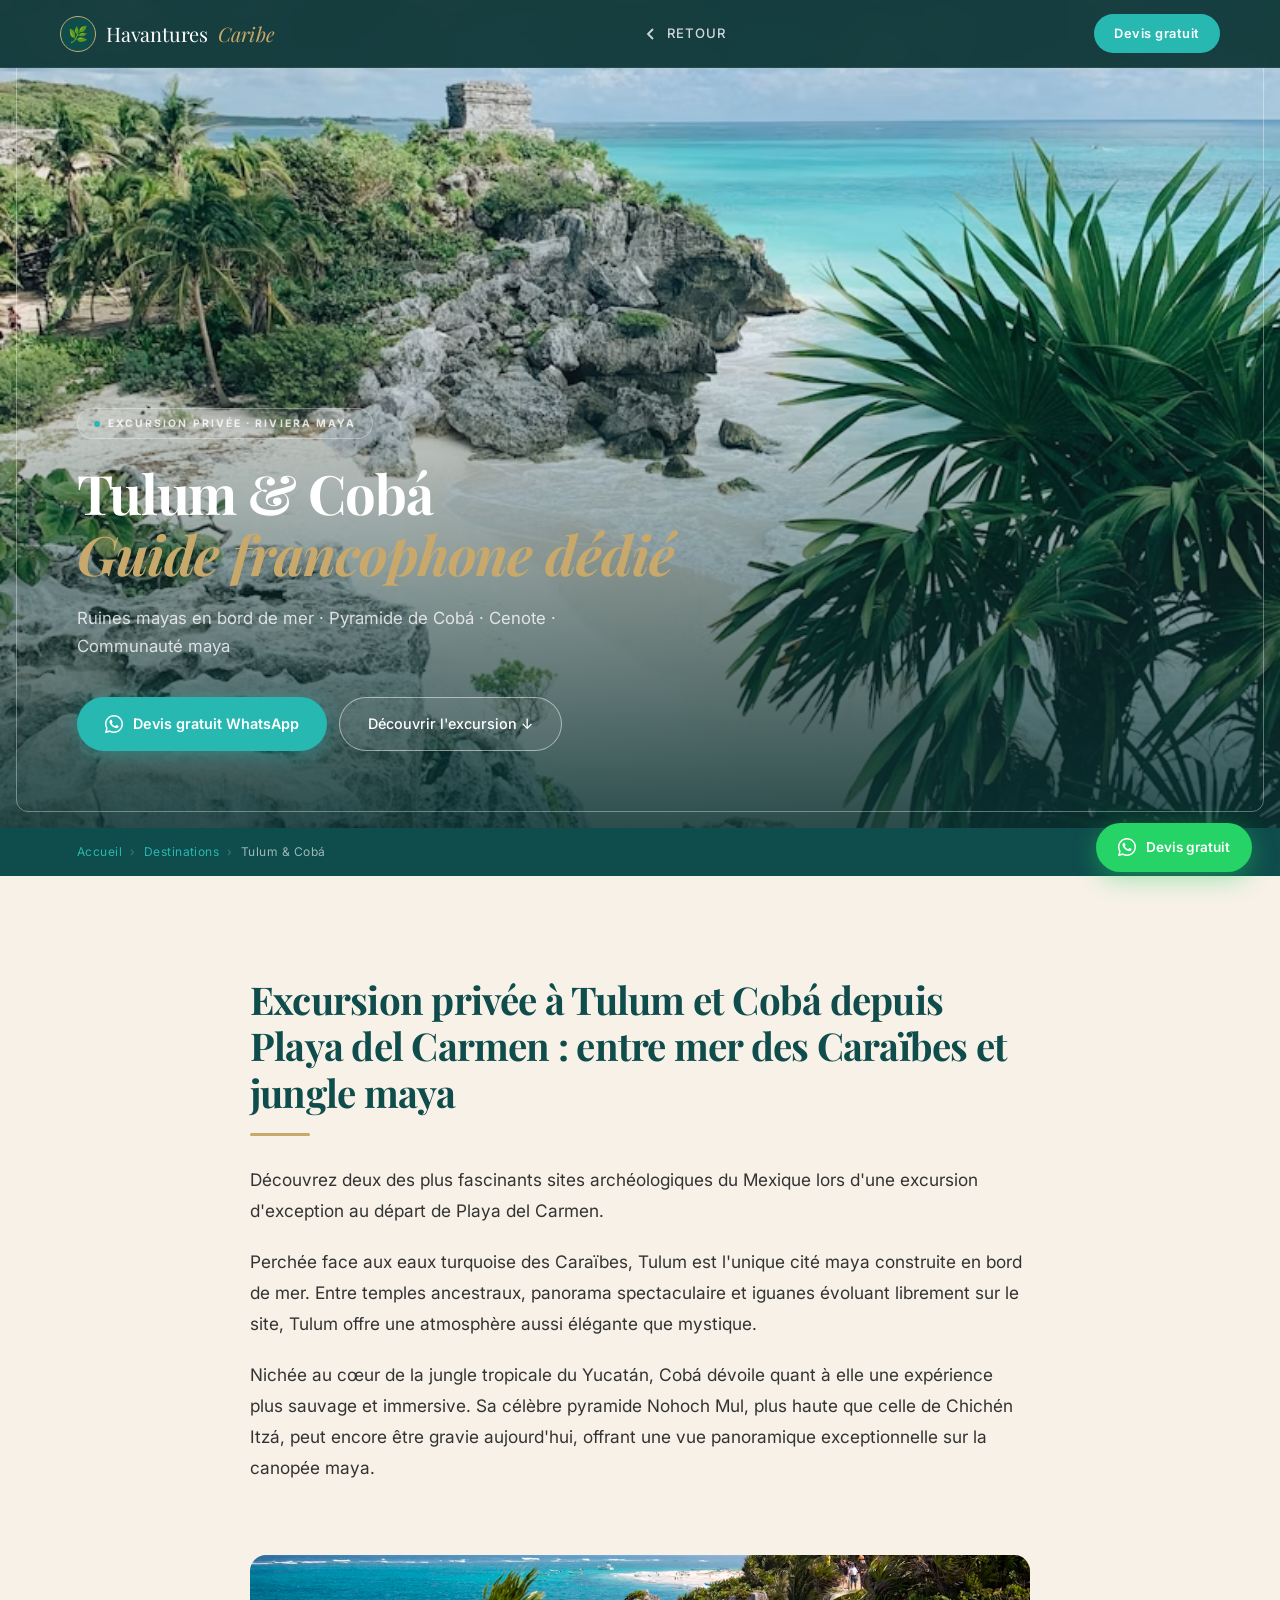
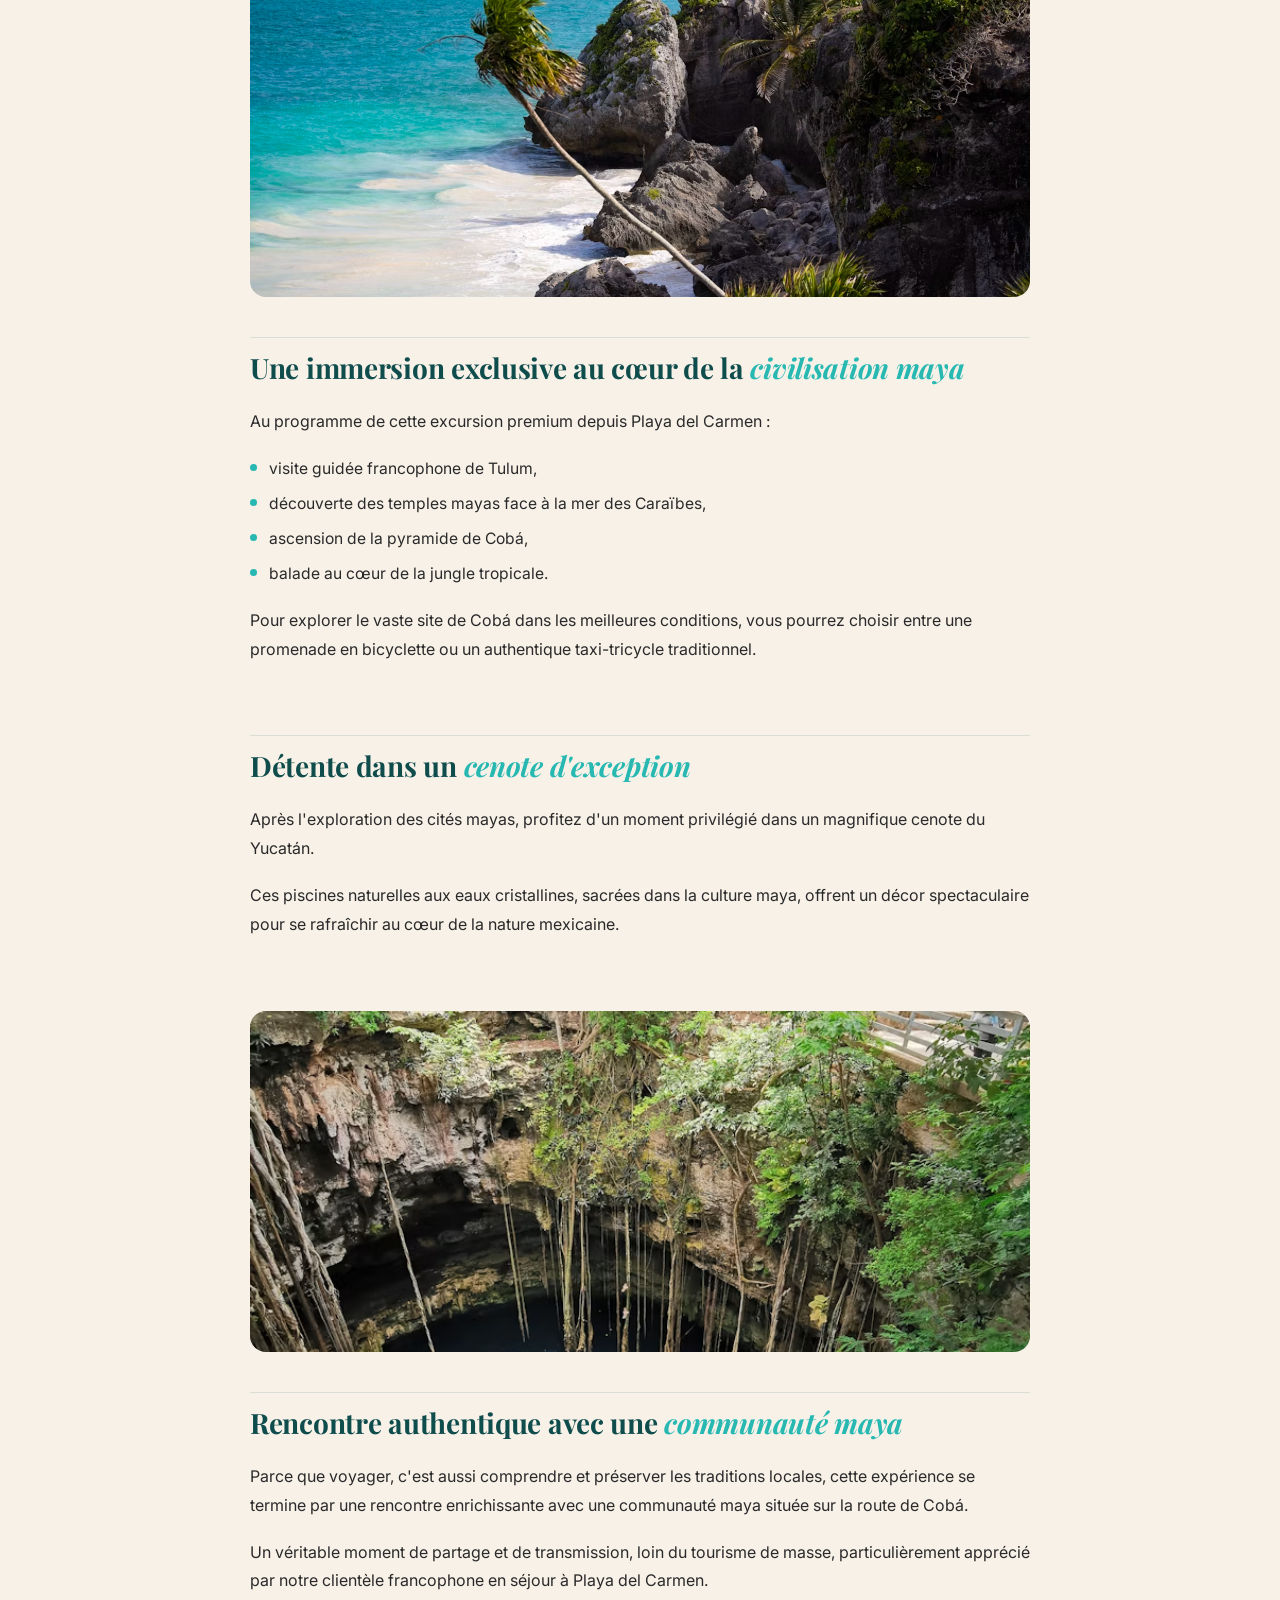
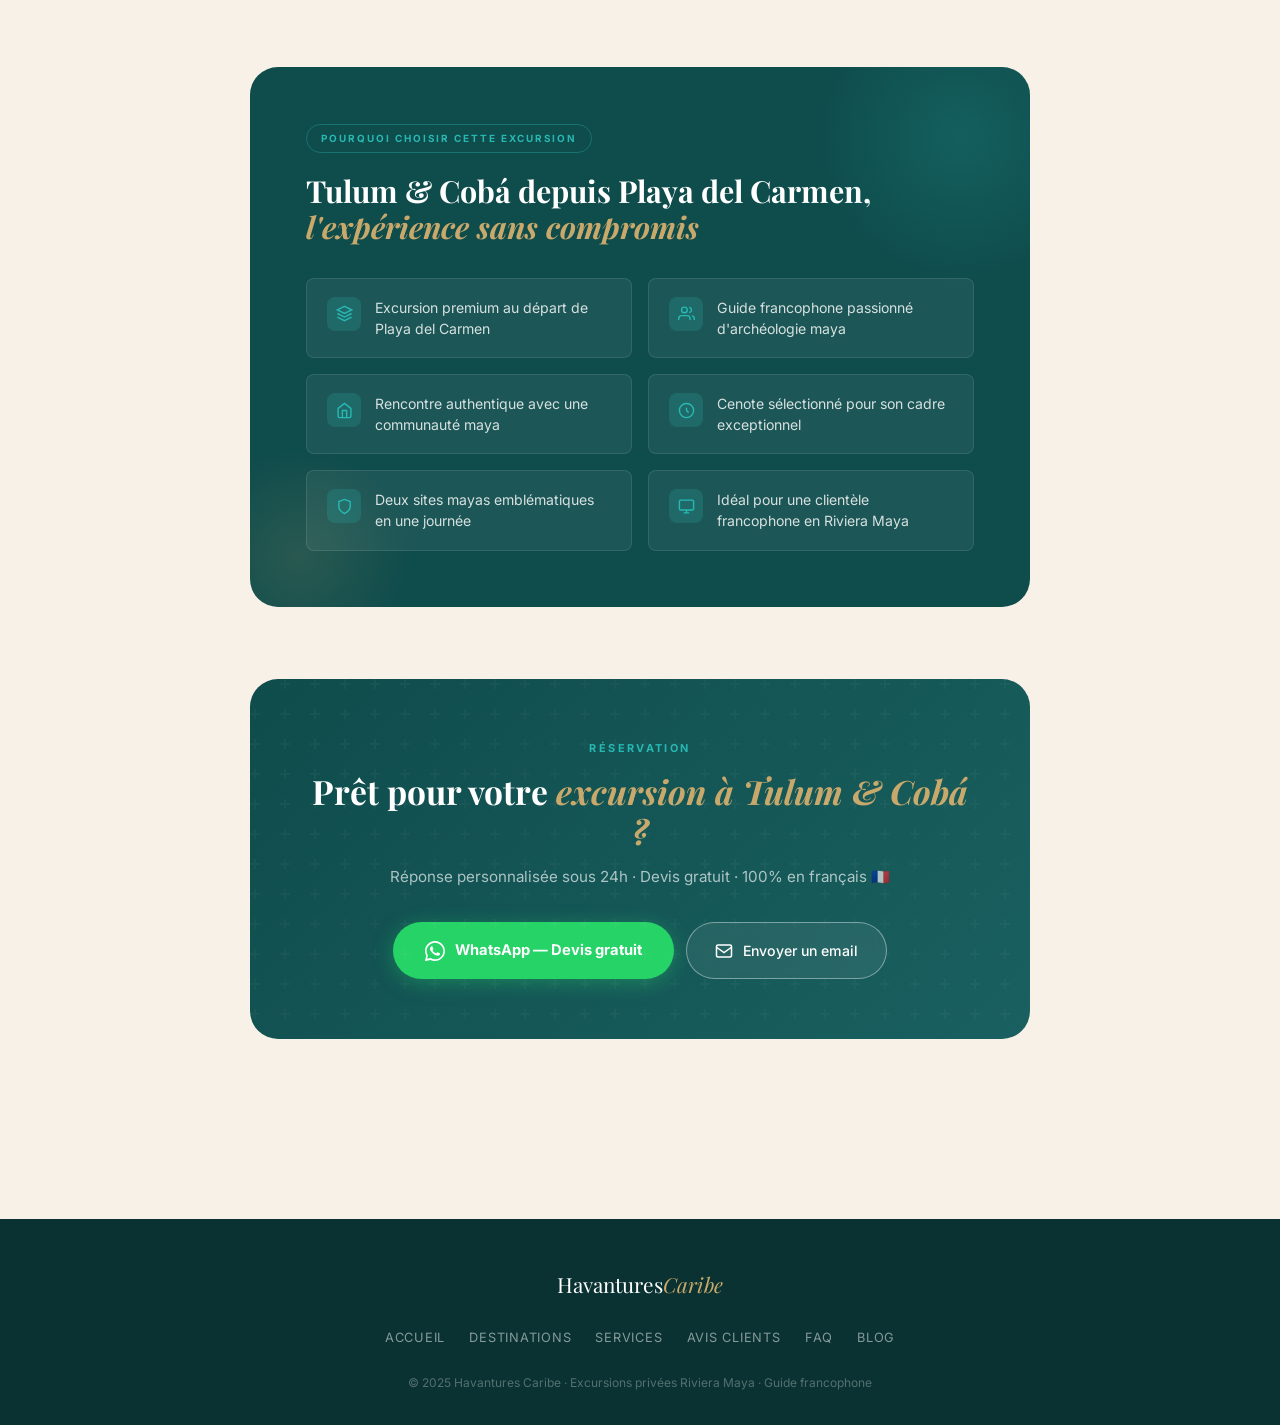
<file: tulum-coba.html>
<!DOCTYPE html>
<html lang="fr">
<head>
  <meta charset="UTF-8"/>
  <meta name="viewport" content="width=device-width, initial-scale=1.0"/>
  <title>Excursion Tulum et Cobá depuis Playa del Carmen | Guide francophone premium</title>
  <meta name="description" content="Découvrez Tulum et Cobá lors d'une excursion privée depuis Playa del Carmen : pyramides mayas, cenote, jungle et rencontre avec une communauté maya."/>
  <meta name="robots" content="index, follow"/>
  <link rel="canonical" href="https://hchc75.github.io/havntures/tulum-coba.html"/>

  <!-- Open Graph -->
  <meta property="og:type" content="website"/>
  <meta property="og:title" content="Excursion Tulum et Cobá depuis Playa del Carmen | Guide francophone premium"/>
  <meta property="og:description" content="Pyramides mayas, cenote, jungle et rencontre avec une communauté maya. Excursion privée avec guide francophone."/>
  <meta property="og:image" content="https://hchc75.github.io/havntures/img/tulum.avif"/>

  <!-- Fonts -->
  <link rel="preconnect" href="https://fonts.googleapis.com"/>
  <link rel="preconnect" href="https://fonts.gstatic.com" crossorigin/>
  <link href="https://fonts.googleapis.com/css2?family=Playfair+Display:ital,wght@0,400;0,600;0,700;1,400;1,600&family=Inter:wght@300;400;500;600&display=swap" rel="stylesheet"/>

  <style>
    :root {
      --cream:#F7F1E8; --cream-dark:#EDE6D8;
      --teal:#28B8B2; --teal-mid:#1a9490; --teal-dark:#0F4C4C; --teal-deeper:#0a3232;
      --gold:#C8A96B; --gold-light:#dfc08a;
      --ink:#111111; --white:#ffffff;
      --white-80:rgba(255,255,255,0.8); --white-20:rgba(255,255,255,0.2);
      --font-display:'Playfair Display',Georgia,serif;
      --font-body:'Inter',system-ui,sans-serif;
      --radius-sm:8px; --radius-md:16px; --radius-lg:28px; --radius-full:9999px;
      --shadow-md:0 8px 32px rgba(17,17,17,0.12);
      --container:860px;
    }
    *,*::before,*::after{box-sizing:border-box;margin:0;padding:0}
    html{scroll-behavior:smooth;font-size:16px}
    body{font-family:var(--font-body);color:var(--ink);background:var(--cream);overflow-x:hidden;line-height:1.7;-webkit-font-smoothing:antialiased}
    a{text-decoration:none;color:inherit}
    ul{list-style:none}
    img{max-width:100%;display:block}

    #scroll-progress{position:fixed;top:0;left:0;height:3px;width:0%;background:linear-gradient(90deg,var(--teal),var(--gold));z-index:10000;transition:width .1s linear}

    .nav{position:fixed;top:0;left:0;right:0;z-index:999;padding:0 clamp(20px,5vw,60px);height:68px;display:flex;align-items:center;justify-content:space-between;background:rgba(10,50,50,0.92);backdrop-filter:blur(16px);border-bottom:1px solid rgba(255,255,255,0.08)}
    .nav-brand{display:flex;align-items:center;gap:10px;font-family:var(--font-display);font-size:1.25rem;color:var(--white);letter-spacing:-0.01em}
    .nav-brand-logo{width:36px;height:36px;background:var(--teal-dark);border:1.5px solid var(--gold);border-radius:50%;display:flex;align-items:center;justify-content:center;font-size:1rem}
    .nav-brand span{color:var(--gold);font-style:italic}
    .nav-back{display:flex;align-items:center;gap:8px;color:var(--white-80);font-size:0.82rem;letter-spacing:0.06em;text-transform:uppercase;font-weight:500;transition:color .2s}
    .nav-back:hover{color:var(--gold)}
    .nav-back svg{width:16px;height:16px}
    .nav-cta{display:inline-flex;align-items:center;gap:8px;background:var(--teal);color:var(--white);font-size:0.8rem;font-weight:600;letter-spacing:0.04em;padding:9px 20px;border-radius:var(--radius-full);transition:background .2s,transform .2s}
    .nav-cta:hover{background:var(--teal-mid);transform:translateY(-1px)}

    .hero{position:relative;height:92vh;min-height:560px;display:flex;align-items:flex-end;overflow:hidden}
    .hero-bg{position:absolute;inset:0;background-image:linear-gradient(to bottom,rgba(10,50,50,0.1) 0%,rgba(10,50,50,0.05) 40%,rgba(10,50,50,0.85) 100%),url('img/tulum.avif');background-size:cover;background-position:center 30%;transform:scale(1.04);animation:heroZoom 16s ease-out forwards}
    @keyframes heroZoom{from{transform:scale(1.04)}to{transform:scale(1.00)}}
    .hero-frame{position:absolute;inset:16px;border:1.5px solid rgba(255,255,255,0.35);border-radius:12px;pointer-events:none;z-index:2}
    .hero-content{position:relative;z-index:3;padding:clamp(40px,6vw,80px) clamp(24px,6vw,80px);max-width:800px;animation:heroFade 1s ease both}
    @keyframes heroFade{from{opacity:0;transform:translateY(24px)}to{opacity:1;transform:translateY(0)}}
    .hero-eyebrow{display:inline-flex;align-items:center;gap:8px;background:rgba(255,255,255,0.1);border:1px solid rgba(255,255,255,0.3);backdrop-filter:blur(8px);color:var(--white-80);font-size:0.65rem;font-weight:700;letter-spacing:0.2em;text-transform:uppercase;padding:6px 16px;border-radius:var(--radius-full);margin-bottom:24px}
    .hero-eyebrow::before{content:'';width:6px;height:6px;background:var(--teal);border-radius:50%}
    .hero-title{font-family:var(--font-display);font-size:clamp(2rem,5vw,3.4rem);font-weight:700;color:var(--white);line-height:1.12;margin-bottom:20px;letter-spacing:-0.02em}
    .hero-title em{color:var(--gold);font-style:italic}
    .hero-sub{font-size:clamp(0.9rem,1.5vw,1.05rem);color:rgba(255,255,255,0.78);max-width:560px;margin-bottom:36px;line-height:1.65}
    .hero-actions{display:flex;gap:12px;flex-wrap:wrap}
    .btn-primary-hero{display:inline-flex;align-items:center;gap:10px;background:var(--teal);color:var(--white);font-size:0.9rem;font-weight:600;padding:14px 28px;border-radius:var(--radius-full);transition:background .2s,transform .2s,box-shadow .2s;box-shadow:0 4px 20px rgba(40,184,178,0.4)}
    .btn-primary-hero:hover{background:var(--teal-mid);transform:translateY(-2px);box-shadow:0 8px 28px rgba(40,184,178,0.5)}
    .btn-outline-hero{display:inline-flex;align-items:center;gap:10px;border:1.5px solid rgba(255,255,255,0.5);color:var(--white);font-size:0.9rem;font-weight:500;padding:14px 28px;border-radius:var(--radius-full);backdrop-filter:blur(8px);background:rgba(255,255,255,0.06);transition:background .2s,border-color .2s}
    .btn-outline-hero:hover{background:rgba(255,255,255,0.14);border-color:rgba(255,255,255,0.7)}

    .breadcrumb{background:var(--teal-dark);padding:14px clamp(24px,6vw,80px);display:flex;align-items:center;gap:8px;font-size:0.75rem;color:rgba(255,255,255,0.6);letter-spacing:0.04em}
    .breadcrumb a{color:var(--teal);transition:color .2s}
    .breadcrumb a:hover{color:var(--gold)}
    .breadcrumb-sep{opacity:0.4}

    .article-wrap{max-width:var(--container);margin:0 auto;padding:clamp(60px,8vw,100px) clamp(24px,5vw,40px)}
    .article-intro{margin-bottom:72px}
    .article-h1{font-family:var(--font-display);font-size:clamp(1.6rem,3.5vw,2.4rem);font-weight:700;color:var(--teal-dark);line-height:1.2;margin-bottom:28px;letter-spacing:-0.02em}
    .article-h1::after{content:'';display:block;width:60px;height:3px;background:var(--gold);border-radius:2px;margin-top:18px}
    .article-lead{font-size:1.08rem;line-height:1.8;color:#333;margin-bottom:20px}
    .article-section{margin-bottom:72px;padding-top:12px;border-top:1px solid rgba(15,76,76,0.12)}
    .article-h2{font-family:var(--font-display);font-size:clamp(1.3rem,2.5vw,1.75rem);font-weight:700;color:var(--teal-dark);line-height:1.25;margin-bottom:22px;letter-spacing:-0.01em}
    .article-h2 em{color:var(--teal);font-style:italic}
    .article-p{font-size:1rem;line-height:1.8;color:#2a2a2a;margin-bottom:18px}
    .article-p:last-child{margin-bottom:0}
    .article-photo{border-radius:var(--radius-md);overflow:hidden;margin:40px 0;aspect-ratio:16/7;background:var(--teal-dark)}
    .article-photo img{width:100%;height:100%;object-fit:cover;transition:transform .6s ease}
    .article-photo:hover img{transform:scale(1.03)}
    .article-list{margin:20px 0;display:flex;flex-direction:column;gap:10px}
    .article-list li{display:flex;align-items:flex-start;gap:12px;font-size:0.98rem;color:#2a2a2a;line-height:1.6}
    .article-list li::before{content:'';flex-shrink:0;width:7px;height:7px;background:var(--teal);border-radius:50%;margin-top:8px}

    .why-block{background:var(--teal-dark);border-radius:var(--radius-lg);padding:clamp(36px,5vw,56px);margin-bottom:72px;position:relative;overflow:hidden}
    .why-block::before{content:'';position:absolute;top:-80px;right:-80px;width:300px;height:300px;background:radial-gradient(circle,rgba(40,184,178,0.18) 0%,transparent 70%);pointer-events:none}
    .why-block::after{content:'';position:absolute;bottom:-60px;left:-60px;width:220px;height:220px;background:radial-gradient(circle,rgba(200,169,107,0.14) 0%,transparent 70%);pointer-events:none}
    .why-tag{display:inline-block;font-size:0.62rem;font-weight:700;letter-spacing:0.2em;text-transform:uppercase;color:var(--teal);border:1px solid rgba(40,184,178,0.35);padding:5px 14px;border-radius:var(--radius-full);margin-bottom:20px}
    .why-title{font-family:var(--font-display);font-size:clamp(1.4rem,2.8vw,1.9rem);font-weight:700;color:var(--white);line-height:1.2;margin-bottom:32px}
    .why-title em{color:var(--gold);font-style:italic}
    .why-grid{display:grid;grid-template-columns:repeat(auto-fit,minmax(220px,1fr));gap:16px;position:relative;z-index:1}
    .why-item{display:flex;align-items:flex-start;gap:14px;background:rgba(255,255,255,0.06);border:1px solid rgba(255,255,255,0.1);border-radius:var(--radius-sm);padding:18px 20px;transition:background .2s,border-color .2s}
    .why-item:hover{background:rgba(255,255,255,0.1);border-color:rgba(40,184,178,0.4)}
    .why-icon{flex-shrink:0;width:34px;height:34px;background:rgba(40,184,178,0.2);border-radius:8px;display:flex;align-items:center;justify-content:center}
    .why-icon svg{width:17px;height:17px;color:var(--teal)}
    .why-text{font-size:0.88rem;color:rgba(255,255,255,0.82);line-height:1.5}

    .cta-strip{background:linear-gradient(135deg,var(--teal-dark) 0%,#1a6060 100%);border-radius:var(--radius-lg);padding:clamp(40px,5vw,60px);text-align:center;margin-bottom:80px;position:relative;overflow:hidden}
    .cta-strip::before{content:'';position:absolute;inset:0;background:url("data:image/svg+xml,%3Csvg width='60' height='60' viewBox='0 0 60 60' xmlns='http://www.w3.org/2000/svg'%3E%3Cg fill='none' fill-rule='evenodd'%3E%3Cg fill='%23ffffff' fill-opacity='0.03'%3E%3Cpath d='M36 34v-4h-2v4h-4v2h4v4h2v-4h4v-2h-4zm0-30V0h-2v4h-4v2h4v4h2V6h4V4h-4zM6 34v-4H4v4H0v2h4v4h2v-4h4v-2H6zM6 4V0H4v4H0v2h4v4h2V6h4V4H6z'/%3E%3C/g%3E%3C/g%3E%3C/svg%3E")}
    .cta-strip-label{font-size:0.68rem;font-weight:700;letter-spacing:0.22em;text-transform:uppercase;color:var(--teal);margin-bottom:14px;display:block}
    .cta-strip-title{font-family:var(--font-display);font-size:clamp(1.5rem,3vw,2.1rem);font-weight:700;color:var(--white);margin-bottom:12px;line-height:1.2}
    .cta-strip-title em{color:var(--gold);font-style:italic}
    .cta-strip-sub{color:rgba(255,255,255,0.65);font-size:0.95rem;margin-bottom:32px}
    .cta-strip-actions{display:flex;gap:12px;justify-content:center;flex-wrap:wrap}
    .btn-wa{display:inline-flex;align-items:center;gap:10px;background:#25D366;color:var(--white);font-size:0.92rem;font-weight:700;padding:16px 32px;border-radius:var(--radius-full);transition:background .2s,transform .2s,box-shadow .2s;box-shadow:0 4px 20px rgba(37,211,102,0.35)}
    .btn-wa:hover{background:#1fb954;transform:translateY(-2px);box-shadow:0 8px 30px rgba(37,211,102,0.45)}
    .btn-wa svg{width:20px;height:20px}
    .btn-email{display:inline-flex;align-items:center;gap:10px;border:1.5px solid rgba(255,255,255,0.4);color:var(--white);font-size:0.88rem;font-weight:500;padding:16px 28px;border-radius:var(--radius-full);background:rgba(255,255,255,0.07);backdrop-filter:blur(8px);transition:background .2s,border-color .2s}
    .btn-email:hover{background:rgba(255,255,255,0.13);border-color:rgba(255,255,255,0.7)}

    .sticky-cta{position:fixed;bottom:28px;right:28px;z-index:998;display:flex;align-items:center;gap:10px;background:#25D366;color:var(--white);font-size:0.85rem;font-weight:600;padding:13px 22px;border-radius:var(--radius-full);box-shadow:0 6px 24px rgba(37,211,102,0.45);transition:transform .2s,box-shadow .2s;text-decoration:none}
    .sticky-cta:hover{transform:translateY(-3px) scale(1.02);box-shadow:0 10px 32px rgba(37,211,102,0.55)}
    .sticky-cta svg{width:18px;height:18px}

    .footer{background:var(--teal-deeper);color:rgba(255,255,255,0.6);padding:48px clamp(24px,6vw,80px) 32px;display:flex;flex-direction:column;align-items:center;gap:24px;text-align:center}
    .footer-brand{font-family:var(--font-display);font-size:1.3rem;color:var(--white)}
    .footer-brand span{color:var(--gold);font-style:italic}
    .footer-links{display:flex;flex-wrap:wrap;gap:24px;justify-content:center}
    .footer-links a{font-size:0.8rem;letter-spacing:0.06em;text-transform:uppercase;color:rgba(255,255,255,0.5);transition:color .2s}
    .footer-links a:hover{color:var(--gold)}
    .footer-copy{font-size:0.75rem;color:rgba(255,255,255,0.3)}

    @media(max-width:600px){
      .nav-back span{display:none}
      .hero-actions{flex-direction:column}
      .btn-primary-hero,.btn-outline-hero{justify-content:center}
      .why-grid{grid-template-columns:1fr}
      .cta-strip-actions{flex-direction:column;align-items:center}
      .sticky-cta span{display:none}
      .sticky-cta{padding:14px;border-radius:50%}
    }
  </style>
</head>
<body>

  <div id="scroll-progress"></div>

  <nav class="nav" aria-label="Navigation principale">
    <a href="index.html" class="nav-brand">
      <div class="nav-brand-logo">🌿</div>
      Havantures<span>Caribe</span>
    </a>
    <a href="index.html" class="nav-back" aria-label="Retour à l'accueil">
      <svg viewBox="0 0 16 16" fill="none" stroke="currentColor" stroke-width="1.8"><path d="M10 3L5 8l5 5"/></svg>
      <span>Retour</span>
    </a>
    <a href="https://wa.me/524491234567?text=Bonjour%2C%20je%20souhaite%20une%20excursion%20Tulum%20et%20Cob%C3%A1"
       class="nav-cta" target="_blank" rel="noopener noreferrer">Devis gratuit</a>
  </nav>

  <header class="hero" aria-label="Tulum et Cobá">
    <div class="hero-bg" aria-hidden="true"></div>
    <div class="hero-frame" aria-hidden="true"></div>
    <div class="hero-content">
      <div class="hero-eyebrow">Excursion privée · Riviera Maya</div>
      <h1 class="hero-title">Tulum &amp; Cobá<br><em>Guide francophone dédié</em></h1>
      <p class="hero-sub">Ruines mayas en bord de mer · Pyramide de Cobá · Cenote · Communauté maya</p>
      <div class="hero-actions">
        <a href="https://wa.me/524491234567?text=Bonjour%2C%20je%20souhaite%20une%20excursion%20Tulum%20et%20Cob%C3%A1"
           class="btn-primary-hero" target="_blank" rel="noopener noreferrer">
          <svg width="18" height="18" viewBox="0 0 24 24" fill="currentColor"><path d="M17.472 14.382c-.297-.149-1.758-.867-2.03-.967-.273-.099-.471-.148-.67.15-.197.297-.767.966-.94 1.164-.173.199-.347.223-.644.075-.297-.15-1.255-.463-2.39-1.475-.883-.788-1.48-1.761-1.653-2.059-.173-.297-.018-.458.13-.606.134-.133.298-.347.446-.52.149-.174.198-.298.298-.497.099-.198.05-.371-.025-.52-.075-.149-.669-1.612-.916-2.207-.242-.579-.487-.5-.669-.51-.173-.008-.371-.01-.57-.01-.198 0-.52.074-.792.372-.272.297-1.04 1.016-1.04 2.479 0 1.462 1.065 2.875 1.213 3.074.149.198 2.096 3.2 5.077 4.487.709.306 1.262.489 1.694.625.712.227 1.36.195 1.871.118.571-.085 1.758-.719 2.006-1.413.248-.694.248-1.289.173-1.413-.074-.124-.272-.198-.57-.347z"/><path d="M12 0C5.373 0 0 5.373 0 12c0 2.118.549 4.106 1.508 5.83L.057 23.5a.5.5 0 00.613.612l5.748-1.435A11.94 11.94 0 0012 24c6.627 0 12-5.373 12-12S18.627 0 12 0zm0 22a9.95 9.95 0 01-5.193-1.456l-.372-.22-3.853.962.972-3.77-.242-.386A9.96 9.96 0 012 12C2 6.477 6.477 2 12 2s10 4.477 10 10-4.477 10-10 10z"/></svg>
          Devis gratuit WhatsApp
        </a>
        <a href="#contenu" class="btn-outline-hero">Découvrir l'excursion ↓</a>
      </div>
    </div>
  </header>

  <nav class="breadcrumb" aria-label="Fil d'Ariane">
    <a href="index.html">Accueil</a>
    <span class="breadcrumb-sep">›</span>
    <a href="index.html#destinations">Destinations</a>
    <span class="breadcrumb-sep">›</span>
    <span>Tulum &amp; Cobá</span>
  </nav>

  <main id="contenu" class="article-wrap">

    <section class="article-intro" aria-labelledby="titre-principal">
      <h2 id="titre-principal" class="article-h1">
        Excursion privée à Tulum et Cobá depuis Playa del Carmen : entre mer des Caraïbes et jungle maya
      </h2>
      <p class="article-lead">
        Découvrez deux des plus fascinants sites archéologiques du Mexique lors d'une excursion d'exception au départ de Playa del Carmen.
      </p>
      <p class="article-lead">
        Perchée face aux eaux turquoise des Caraïbes, Tulum est l'unique cité maya construite en bord de mer. Entre temples ancestraux, panorama spectaculaire et iguanes évoluant librement sur le site, Tulum offre une atmosphère aussi élégante que mystique.
      </p>
      <p class="article-lead">
        Nichée au cœur de la jungle tropicale du Yucatán, Cobá dévoile quant à elle une expérience plus sauvage et immersive. Sa célèbre pyramide Nohoch Mul, plus haute que celle de Chichén Itzá, peut encore être gravie aujourd'hui, offrant une vue panoramique exceptionnelle sur la canopée maya.
      </p>
    </section>

    <div class="article-photo">
      <img src="img/tulum-2.avif" alt="Ruines mayas de Tulum face à la mer des Caraïbes" loading="lazy"/>
    </div>

    <section class="article-section" aria-labelledby="section-maya">
      <h3 id="section-maya" class="article-h2">Une immersion exclusive au cœur de la <em>civilisation maya</em></h3>
      <p class="article-p">Au programme de cette excursion premium depuis Playa del Carmen :</p>
      <ul class="article-list">
        <li>visite guidée francophone de Tulum,</li>
        <li>découverte des temples mayas face à la mer des Caraïbes,</li>
        <li>ascension de la pyramide de Cobá,</li>
        <li>balade au cœur de la jungle tropicale.</li>
      </ul>
      <p class="article-p">
        Pour explorer le vaste site de Cobá dans les meilleures conditions, vous pourrez choisir entre une promenade en bicyclette ou un authentique taxi-tricycle traditionnel.
      </p>
    </section>

    <section class="article-section" aria-labelledby="section-cenote">
      <h3 id="section-cenote" class="article-h2">Détente dans un <em>cenote d'exception</em></h3>
      <p class="article-p">
        Après l'exploration des cités mayas, profitez d'un moment privilégié dans un magnifique cenote du Yucatán.
      </p>
      <p class="article-p">
        Ces piscines naturelles aux eaux cristallines, sacrées dans la culture maya, offrent un décor spectaculaire pour se rafraîchir au cœur de la nature mexicaine.
      </p>
    </section>

    <div class="article-photo">
      <img src="img/cenote-1.avif" alt="Cenote du Yucatán aux eaux cristallines, Mexique" loading="lazy"/>
    </div>

    <section class="article-section" aria-labelledby="section-maya-community">
      <h3 id="section-maya-community" class="article-h2">Rencontre authentique avec une <em>communauté maya</em></h3>
      <p class="article-p">
        Parce que voyager, c'est aussi comprendre et préserver les traditions locales, cette expérience se termine par une rencontre enrichissante avec une communauté maya située sur la route de Cobá.
      </p>
      <p class="article-p">
        Un véritable moment de partage et de transmission, loin du tourisme de masse, particulièrement apprécié par notre clientèle francophone en séjour à Playa del Carmen.
      </p>
    </section>

    <div class="why-block">
      <div class="why-tag">Pourquoi choisir cette excursion</div>
      <h3 class="why-title">Tulum &amp; Cobá depuis Playa del Carmen,<br><em>l'expérience sans compromis</em></h3>
      <div class="why-grid">
        <div class="why-item">
          <div class="why-icon"><svg viewBox="0 0 24 24" fill="none" stroke="currentColor" stroke-width="2"><path d="M12 2L2 7l10 5 10-5-10-5zM2 17l10 5 10-5M2 12l10 5 10-5"/></svg></div>
          <span class="why-text">Excursion premium au départ de Playa del Carmen</span>
        </div>
        <div class="why-item">
          <div class="why-icon"><svg viewBox="0 0 24 24" fill="none" stroke="currentColor" stroke-width="2"><path d="M17 21v-2a4 4 0 00-4-4H5a4 4 0 00-4 4v2"/><circle cx="9" cy="7" r="4"/><path d="M23 21v-2a4 4 0 00-3-3.87M16 3.13a4 4 0 010 7.75"/></svg></div>
          <span class="why-text">Guide francophone passionné d'archéologie maya</span>
        </div>
        <div class="why-item">
          <div class="why-icon"><svg viewBox="0 0 24 24" fill="none" stroke="currentColor" stroke-width="2"><path d="M3 9l9-7 9 7v11a2 2 0 01-2 2H5a2 2 0 01-2-2z"/><polyline points="9 22 9 12 15 12 15 22"/></svg></div>
          <span class="why-text">Rencontre authentique avec une communauté maya</span>
        </div>
        <div class="why-item">
          <div class="why-icon"><svg viewBox="0 0 24 24" fill="none" stroke="currentColor" stroke-width="2"><circle cx="12" cy="12" r="10"/><path d="M12 8v4l3 3"/></svg></div>
          <span class="why-text">Cenote sélectionné pour son cadre exceptionnel</span>
        </div>
        <div class="why-item">
          <div class="why-icon"><svg viewBox="0 0 24 24" fill="none" stroke="currentColor" stroke-width="2"><path d="M12 22s8-4 8-10V5l-8-3-8 3v7c0 6 8 10 8 10z"/></svg></div>
          <span class="why-text">Deux sites mayas emblématiques en une journée</span>
        </div>
        <div class="why-item">
          <div class="why-icon"><svg viewBox="0 0 24 24" fill="none" stroke="currentColor" stroke-width="2"><rect x="2" y="3" width="20" height="14" rx="2"/><path d="M8 21h8M12 17v4"/></svg></div>
          <span class="why-text">Idéal pour une clientèle francophone en Riviera Maya</span>
        </div>
      </div>
    </div>

    <div class="cta-strip">
      <span class="cta-strip-label">Réservation</span>
      <h3 class="cta-strip-title">Prêt pour votre <em>excursion à Tulum &amp; Cobá ?</em></h3>
      <p class="cta-strip-sub">Réponse personnalisée sous 24h · Devis gratuit · 100% en français 🇫🇷</p>
      <div class="cta-strip-actions">
        <a href="https://wa.me/524491234567?text=Bonjour%2C%20je%20souhaite%20organiser%20une%20excursion%20Tulum%20et%20Cob%C3%A1"
           class="btn-wa" target="_blank" rel="noopener noreferrer">
          <svg viewBox="0 0 24 24" fill="currentColor"><path d="M17.472 14.382c-.297-.149-1.758-.867-2.03-.967-.273-.099-.471-.148-.67.15-.197.297-.767.966-.94 1.164-.173.199-.347.223-.644.075-.297-.15-1.255-.463-2.39-1.475-.883-.788-1.48-1.761-1.653-2.059-.173-.297-.018-.458.13-.606.134-.133.298-.347.446-.52.149-.174.198-.298.298-.497.099-.198.05-.371-.025-.52-.075-.149-.669-1.612-.916-2.207-.242-.579-.487-.5-.669-.51-.173-.008-.371-.01-.57-.01-.198 0-.52.074-.792.372-.272.297-1.04 1.016-1.04 2.479 0 1.462 1.065 2.875 1.213 3.074.149.198 2.096 3.2 5.077 4.487.709.306 1.262.489 1.694.625.712.227 1.36.195 1.871.118.571-.085 1.758-.719 2.006-1.413.248-.694.248-1.289.173-1.413-.074-.124-.272-.198-.57-.347z"/><path d="M12 0C5.373 0 0 5.373 0 12c0 2.118.549 4.106 1.508 5.83L.057 23.5a.5.5 0 00.613.612l5.748-1.435A11.94 11.94 0 0012 24c6.627 0 12-5.373 12-12S18.627 0 12 0zm0 22a9.95 9.95 0 01-5.193-1.456l-.372-.22-3.853.962.972-3.77-.242-.386A9.96 9.96 0 012 12C2 6.477 6.477 2 12 2s10 4.477 10 10-4.477 10-10 10z"/></svg>
          WhatsApp — Devis gratuit
        </a>
        <a href="mailto:info@havanturescaribe.com" class="btn-email">
          <svg width="18" height="18" viewBox="0 0 24 24" fill="none" stroke="currentColor" stroke-width="2"><rect x="2" y="4" width="20" height="16" rx="2"/><path d="M2 7l10 7 10-7"/></svg>
          Envoyer un email
        </a>
      </div>
    </div>

  </main>

  <footer class="footer">
    <div class="footer-brand">Havantures<span>Caribe</span></div>
    <nav class="footer-links" aria-label="Liens footer">
      <a href="index.html">Accueil</a>
      <a href="index.html#destinations">Destinations</a>
      <a href="index.html#services">Services</a>
      <a href="index.html#temoignages">Avis clients</a>
      <a href="index.html#faq">FAQ</a>
      <a href="index.html#blog">Blog</a>
    </nav>
    <p class="footer-copy">© 2025 Havantures Caribe · Excursions privées Riviera Maya · Guide francophone</p>
  </footer>

  <a href="https://wa.me/524491234567?text=Bonjour%2C%20je%20souhaite%20une%20excursion%20Tulum%20et%20Cob%C3%A1"
     class="sticky-cta" target="_blank" rel="noopener noreferrer" aria-label="Contacter sur WhatsApp">
    <svg viewBox="0 0 24 24" fill="currentColor"><path d="M17.472 14.382c-.297-.149-1.758-.867-2.03-.967-.273-.099-.471-.148-.67.15-.197.297-.767.966-.94 1.164-.173.199-.347.223-.644.075-.297-.15-1.255-.463-2.39-1.475-.883-.788-1.48-1.761-1.653-2.059-.173-.297-.018-.458.13-.606.134-.133.298-.347.446-.52.149-.174.198-.298.298-.497.099-.198.05-.371-.025-.52-.075-.149-.669-1.612-.916-2.207-.242-.579-.487-.5-.669-.51-.173-.008-.371-.01-.57-.01-.198 0-.52.074-.792.372-.272.297-1.04 1.016-1.04 2.479 0 1.462 1.065 2.875 1.213 3.074.149.198 2.096 3.2 5.077 4.487.709.306 1.262.489 1.694.625.712.227 1.36.195 1.871.118.571-.085 1.758-.719 2.006-1.413.248-.694.248-1.289.173-1.413-.074-.124-.272-.198-.57-.347z"/><path d="M12 0C5.373 0 0 5.373 0 12c0 2.118.549 4.106 1.508 5.83L.057 23.5a.5.5 0 00.613.612l5.748-1.435A11.94 11.94 0 0012 24c6.627 0 12-5.373 12-12S18.627 0 12 0zm0 22a9.95 9.95 0 01-5.193-1.456l-.372-.22-3.853.962.972-3.77-.242-.386A9.96 9.96 0 012 12C2 6.477 6.477 2 12 2s10 4.477 10 10-4.477 10-10 10z"/></svg>
    <span>Devis gratuit</span>
  </a>

  <script>
    window.addEventListener('scroll',()=>{
      const p=document.getElementById('scroll-progress');
      if(p){const h=document.documentElement;p.style.width=Math.min((window.scrollY/(h.scrollHeight-h.clientHeight))*100,100)+'%'}
    },{passive:true});
  </script>
</body>
</html>
</file>
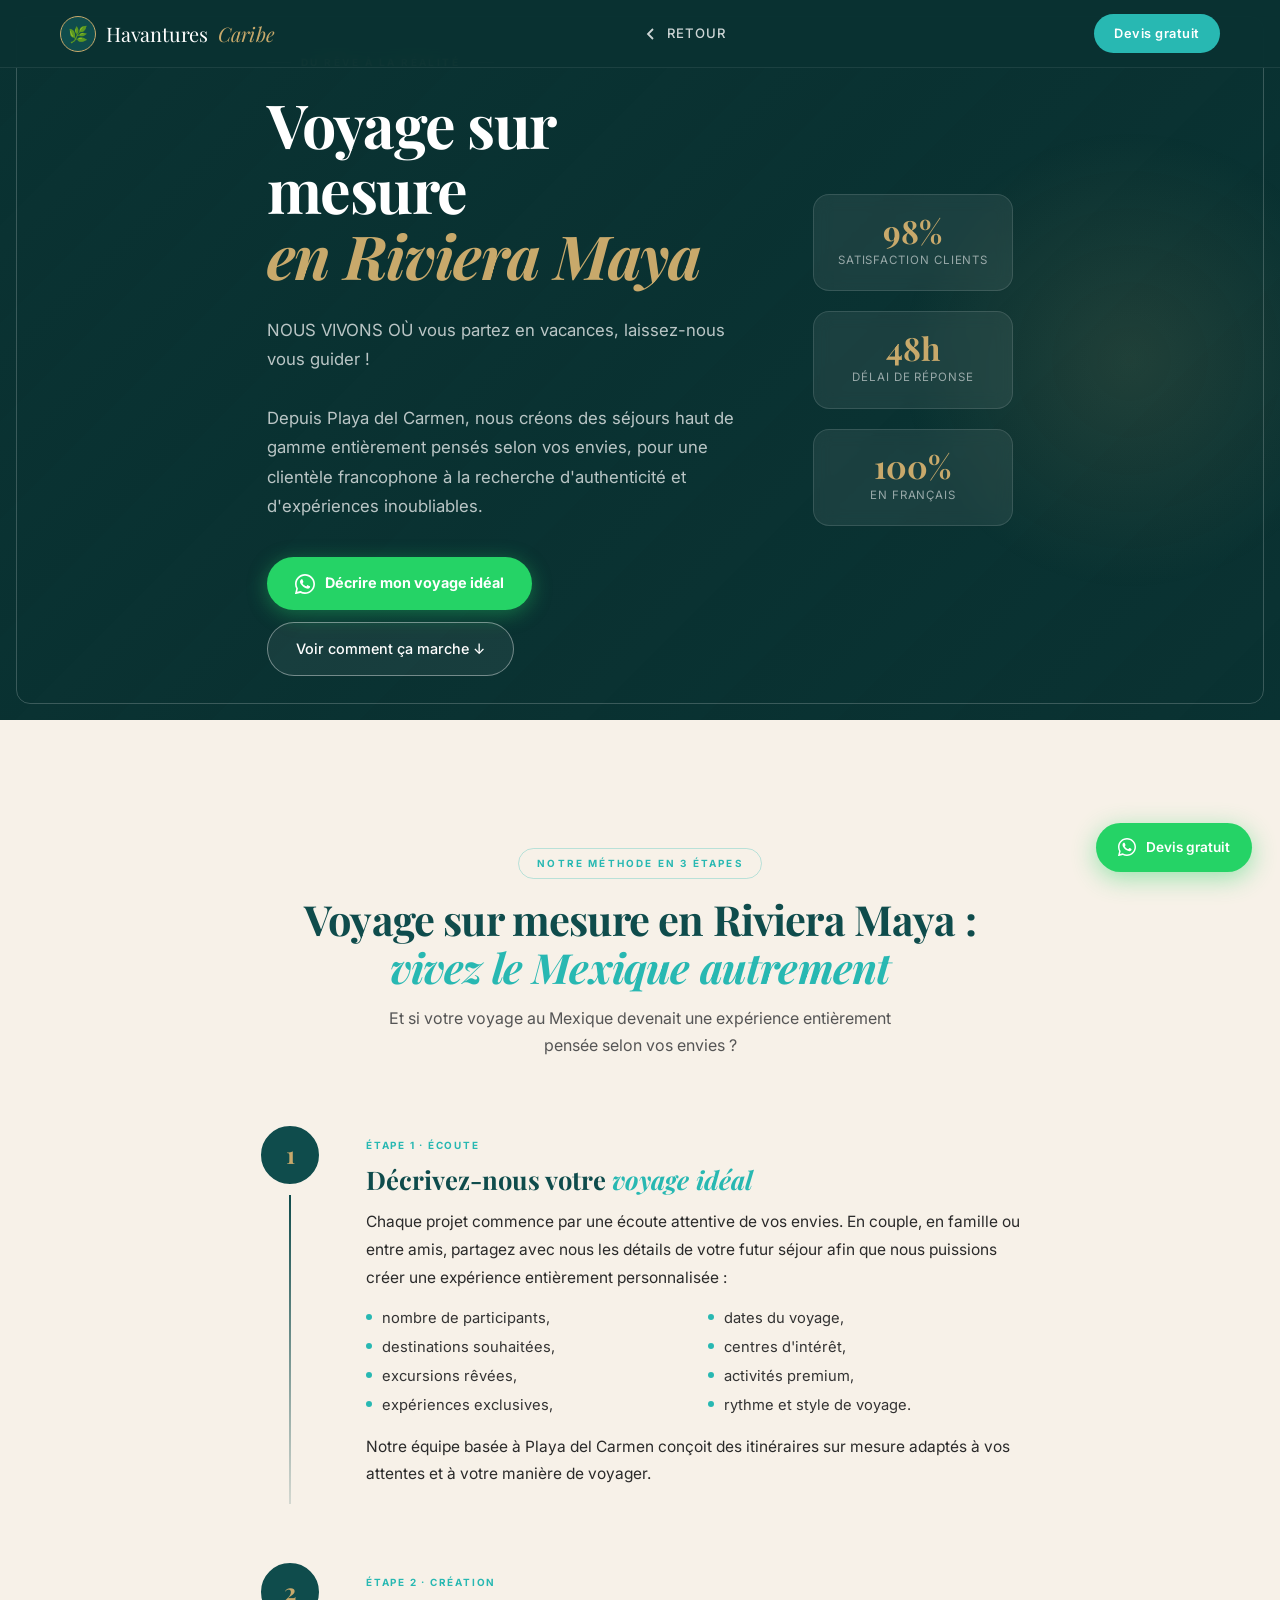
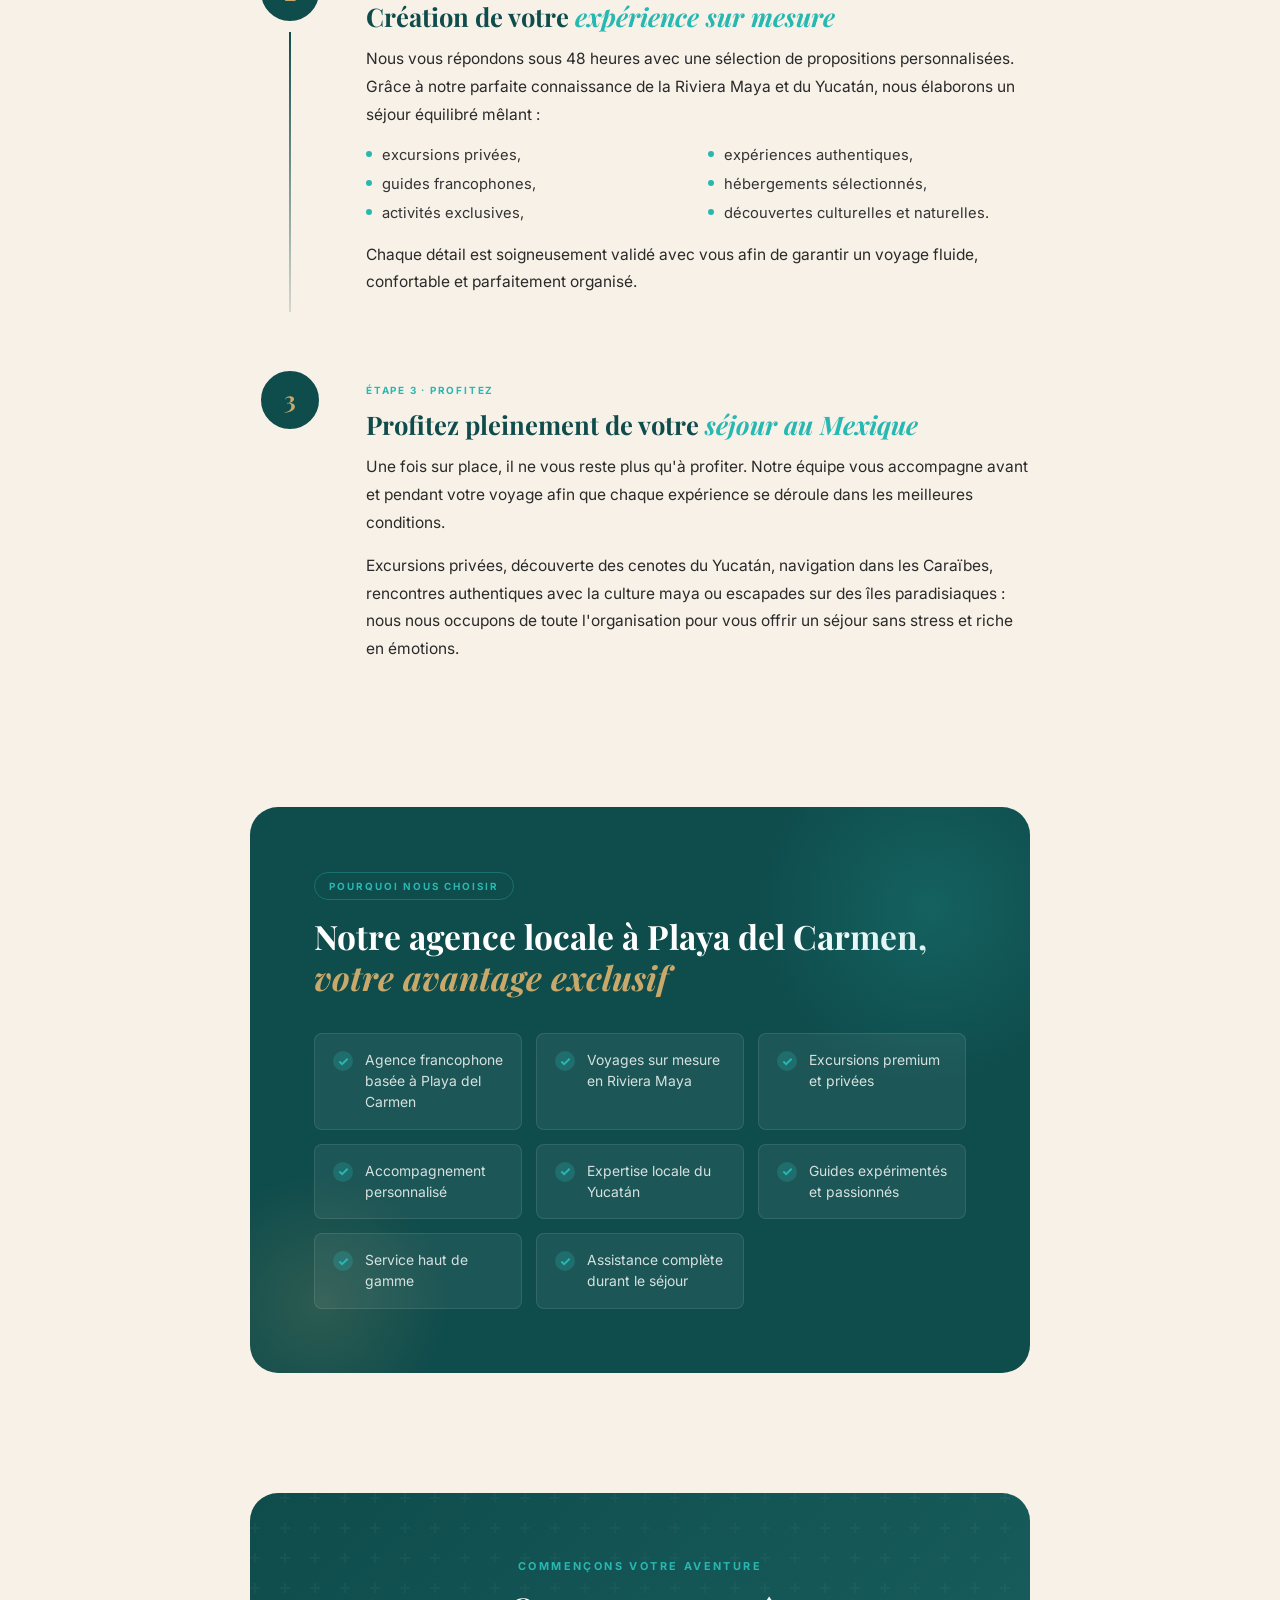
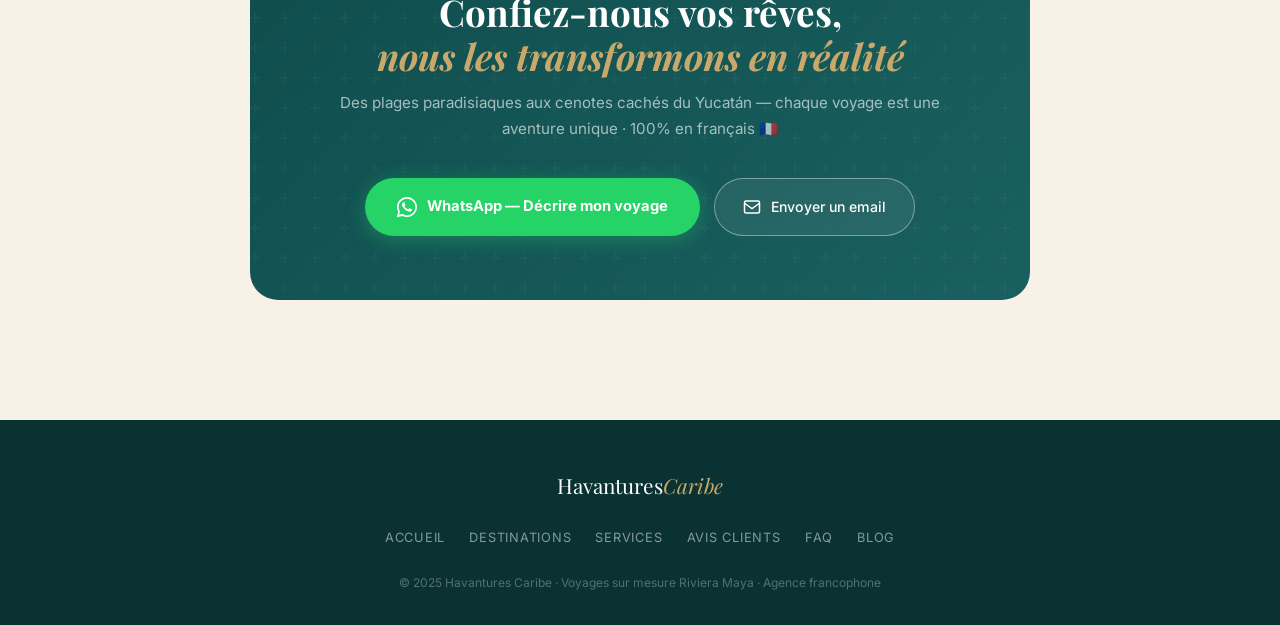
<file: voyage-sur-mesure.html>
<!DOCTYPE html>
<html lang="fr">
<head>
  <meta charset="UTF-8"/>
  <meta name="viewport" content="width=device-width, initial-scale=1.0"/>
  <title>Voyage sur mesure au Mexique | Agence francophone Playa del Carmen</title>
  <meta name="description" content="Créez votre voyage sur mesure au Mexique avec notre agence francophone basée à Playa del Carmen : excursions privées, expériences premium et séjour personnalisé en Riviera Maya."/>
  <meta name="robots" content="index, follow"/>
  <link rel="canonical" href="https://hchc75.github.io/havntures/voyage-sur-mesure.html"/>

  <meta property="og:type" content="website"/>
  <meta property="og:title" content="Voyage sur mesure au Mexique | Agence francophone Playa del Carmen"/>
  <meta property="og:description" content="Séjours haut de gamme en Riviera Maya conçus sur mesure depuis Playa del Carmen. Guides francophones, excursions privées, expériences exclusives."/>
  <meta property="og:image" content="https://images.unsplash.com/photo-1559494007-9f5847c49d94?w=1200&q=80"/>

  <link rel="preconnect" href="https://fonts.googleapis.com"/>
  <link rel="preconnect" href="https://fonts.gstatic.com" crossorigin/>
  <link href="https://fonts.googleapis.com/css2?family=Playfair+Display:ital,wght@0,400;0,600;0,700;1,400;1,600&family=Inter:wght@300;400;500;600&display=swap" rel="stylesheet"/>

  <style>
    :root {
      --cream:#F7F1E8; --cream-dark:#EDE6D8;
      --teal:#28B8B2; --teal-mid:#1a9490; --teal-dark:#0F4C4C; --teal-deeper:#0a3232;
      --gold:#C8A96B; --gold-light:#dfc08a;
      --ink:#111111; --white:#ffffff;
      --white-80:rgba(255,255,255,0.8); --white-20:rgba(255,255,255,0.2);
      --font-display:'Playfair Display',Georgia,serif;
      --font-body:'Inter',system-ui,sans-serif;
      --radius-sm:8px; --radius-md:16px; --radius-lg:28px; --radius-full:9999px;
      --container:900px;
    }
    *,*::before,*::after{box-sizing:border-box;margin:0;padding:0}
    html{scroll-behavior:smooth;font-size:16px}
    body{font-family:var(--font-body);color:var(--ink);background:var(--cream);overflow-x:hidden;line-height:1.7;-webkit-font-smoothing:antialiased}
    a{text-decoration:none;color:inherit}
    ul{list-style:none}
    img{max-width:100%;display:block}

    /* ── SCROLL PROGRESS ── */
    #scroll-progress{position:fixed;top:0;left:0;height:3px;width:0%;background:linear-gradient(90deg,var(--teal),var(--gold));z-index:10000;transition:width .1s linear}

    /* ── NAVBAR ── */
    .nav{position:fixed;top:0;left:0;right:0;z-index:999;padding:0 clamp(20px,5vw,60px);height:68px;display:flex;align-items:center;justify-content:space-between;background:rgba(10,50,50,0.95);backdrop-filter:blur(16px);border-bottom:1px solid rgba(255,255,255,0.08)}
    .nav-brand{display:flex;align-items:center;gap:10px;font-family:var(--font-display);font-size:1.25rem;color:var(--white);letter-spacing:-0.01em}
    .nav-brand-logo{width:36px;height:36px;background:var(--teal-dark);border:1.5px solid var(--gold);border-radius:50%;display:flex;align-items:center;justify-content:center;font-size:1rem}
    .nav-brand span{color:var(--gold);font-style:italic}
    .nav-back{display:flex;align-items:center;gap:8px;color:var(--white-80);font-size:0.82rem;letter-spacing:0.06em;text-transform:uppercase;font-weight:500;transition:color .2s}
    .nav-back:hover{color:var(--gold)}
    .nav-back svg{width:16px;height:16px}
    .nav-cta{display:inline-flex;align-items:center;gap:8px;background:var(--teal);color:var(--white);font-size:0.8rem;font-weight:600;letter-spacing:0.04em;padding:9px 20px;border-radius:var(--radius-full);transition:background .2s,transform .2s}
    .nav-cta:hover{background:var(--teal-mid);transform:translateY(-1px)}

    /* ── HERO ── */
    .hero{position:relative;height:80vh;min-height:520px;display:flex;align-items:center;overflow:hidden;background:var(--teal-deeper)}
    .hero-bg{position:absolute;inset:0;background-image:
      linear-gradient(135deg,rgba(10,50,50,0.95) 0%,rgba(10,50,50,0.75) 50%,rgba(10,50,50,0.92) 100%),
      url('https://images.unsplash.com/photo-1559494007-9f5847c49d94?auto=format&fit=crop&w=1920&q=90');
      background-size:cover;background-position:center 40%;transform:scale(1.03);animation:heroZoom 18s ease-out forwards}
    @keyframes heroZoom{from{transform:scale(1.03)}to{transform:scale(1.00)}}
    .hero-frame{position:absolute;inset:16px;border:1.5px solid rgba(255,255,255,0.2);border-radius:14px;pointer-events:none;z-index:2}

    /* Decorative gold accent */
    .hero-accent{position:absolute;right:-100px;top:50%;transform:translateY(-50%);width:500px;height:500px;background:radial-gradient(circle,rgba(200,169,107,0.12) 0%,transparent 65%);pointer-events:none;z-index:1}

    .hero-inner{position:relative;z-index:3;max-width:var(--container);margin:0 auto;padding:0 clamp(24px,6vw,80px);display:grid;grid-template-columns:1fr auto;align-items:center;gap:60px;width:100%}
    .hero-text{animation:heroFade 1s ease both}
    @keyframes heroFade{from{opacity:0;transform:translateY(20px)}to{opacity:1;transform:translateY(0)}}

    .hero-overline{display:inline-flex;align-items:center;gap:10px;font-size:0.62rem;font-weight:700;letter-spacing:0.25em;text-transform:uppercase;color:var(--gold);margin-bottom:20px}
    .hero-overline::before,.hero-overline::after{content:'';flex:1;height:1px;background:var(--gold);opacity:0.4;width:24px}

    .hero-headline{font-family:var(--font-display);font-size:clamp(2.4rem,5vw,3.8rem);font-weight:700;color:var(--white);line-height:1.08;letter-spacing:-0.025em;margin-bottom:28px}
    .hero-headline em{color:var(--gold);font-style:italic;display:block}

    .hero-intro{font-size:1.05rem;color:rgba(255,255,255,0.72);line-height:1.75;max-width:540px;margin-bottom:36px}

    .hero-actions{display:flex;gap:12px;flex-wrap:wrap}
    .btn-wa-hero{display:inline-flex;align-items:center;gap:10px;background:#25D366;color:var(--white);font-size:0.9rem;font-weight:700;padding:14px 28px;border-radius:var(--radius-full);transition:background .2s,transform .2s,box-shadow .2s;box-shadow:0 4px 20px rgba(37,211,102,0.4)}
    .btn-wa-hero:hover{background:#1fb954;transform:translateY(-2px);box-shadow:0 8px 28px rgba(37,211,102,0.5)}
    .btn-wa-hero svg{width:20px;height:20px}
    .btn-ghost-hero{display:inline-flex;align-items:center;gap:10px;border:1.5px solid rgba(255,255,255,0.4);color:var(--white);font-size:0.9rem;font-weight:500;padding:14px 28px;border-radius:var(--radius-full);background:rgba(255,255,255,0.06);backdrop-filter:blur(8px);transition:background .2s}
    .btn-ghost-hero:hover{background:rgba(255,255,255,0.12)}

    /* Stats */
    .hero-stats{display:flex;flex-direction:column;gap:20px;animation:heroFade 1s 0.3s ease both}
    .hero-stat{background:rgba(255,255,255,0.07);border:1px solid rgba(255,255,255,0.12);border-radius:var(--radius-md);padding:20px 24px;text-align:center;min-width:130px;backdrop-filter:blur(8px)}
    .hero-stat-num{font-family:var(--font-display);font-size:2rem;font-weight:700;color:var(--gold);line-height:1;margin-bottom:4px}
    .hero-stat-label{font-size:0.72rem;color:rgba(255,255,255,0.55);text-transform:uppercase;letter-spacing:0.08em}

    /* ── PROCESS ── */
    .process-section{padding:clamp(80px,10vw,130px) clamp(24px,5vw,60px);max-width:var(--container);margin:0 auto}
    .section-eyebrow{text-align:center;margin-bottom:64px}
    .eyebrow-tag{display:inline-block;font-size:0.62rem;font-weight:700;letter-spacing:0.22em;text-transform:uppercase;color:var(--teal);border:1px solid rgba(40,184,178,0.3);padding:6px 18px;border-radius:var(--radius-full);margin-bottom:16px}
    .section-title-main{font-family:var(--font-display);font-size:clamp(1.8rem,3.5vw,2.6rem);font-weight:700;color:var(--teal-dark);line-height:1.15;letter-spacing:-0.02em}
    .section-title-main em{color:var(--teal);font-style:italic}
    .section-sub{margin-top:14px;font-size:1rem;color:#555;max-width:520px;margin-left:auto;margin-right:auto}

    /* Steps */
    .steps{display:flex;flex-direction:column;gap:0}
    .step{display:grid;grid-template-columns:80px 1fr;gap:0 36px;position:relative;padding-bottom:56px}
    .step:last-child{padding-bottom:0}
    .step-left{display:flex;flex-direction:column;align-items:center}
    .step-num{width:64px;height:64px;background:var(--teal-dark);border-radius:50%;display:flex;align-items:center;justify-content:center;font-family:var(--font-display);font-size:1.5rem;font-weight:700;color:var(--gold);flex-shrink:0;position:relative;z-index:1;border:3px solid var(--cream)}
    .step-line{flex:1;width:2px;background:linear-gradient(to bottom,var(--teal-dark) 0%,rgba(15,76,76,0.15) 100%);margin-top:8px}
    .step:last-child .step-line{display:none}
    .step-body{padding-top:14px}
    .step-tag{font-size:0.62rem;font-weight:700;letter-spacing:0.18em;text-transform:uppercase;color:var(--teal);margin-bottom:10px;display:block}
    .step-title{font-family:var(--font-display);font-size:clamp(1.2rem,2.2vw,1.6rem);font-weight:700;color:var(--teal-dark);line-height:1.2;margin-bottom:14px}
    .step-title em{color:var(--teal);font-style:italic}
    .step-p{font-size:0.97rem;line-height:1.78;color:#2a2a2a;margin-bottom:16px}
    .step-list{display:flex;flex-direction:column;gap:8px;margin:16px 0}
    .step-list li{display:flex;align-items:flex-start;gap:10px;font-size:0.92rem;color:#333;line-height:1.55}
    .step-list li::before{content:'';flex-shrink:0;width:6px;height:6px;background:var(--teal);border-radius:50%;margin-top:7px}
    .step-list--two{display:grid;grid-template-columns:1fr 1fr;gap:6px 20px}
    @media(max-width:480px){.step-list--two{grid-template-columns:1fr}}

    /* ── WHY BLOCK ── */
    .why-section{padding:0 clamp(24px,5vw,60px) clamp(80px,10vw,120px);max-width:var(--container);margin:0 auto}
    .why-block{background:var(--teal-dark);border-radius:var(--radius-lg);padding:clamp(40px,6vw,64px);position:relative;overflow:hidden}
    .why-block::before{content:'';position:absolute;top:-80px;right:-80px;width:360px;height:360px;background:radial-gradient(circle,rgba(40,184,178,0.2) 0%,transparent 70%);pointer-events:none}
    .why-block::after{content:'';position:absolute;bottom:-60px;left:-60px;width:260px;height:260px;background:radial-gradient(circle,rgba(200,169,107,0.16) 0%,transparent 70%);pointer-events:none}
    .why-header{margin-bottom:36px}
    .why-tag{display:inline-block;font-size:0.62rem;font-weight:700;letter-spacing:0.2em;text-transform:uppercase;color:var(--teal);border:1px solid rgba(40,184,178,0.35);padding:5px 14px;border-radius:var(--radius-full);margin-bottom:16px}
    .why-title{font-family:var(--font-display);font-size:clamp(1.5rem,3vw,2.1rem);font-weight:700;color:var(--white);line-height:1.2}
    .why-title em{color:var(--gold);font-style:italic}
    .why-grid{display:grid;grid-template-columns:repeat(auto-fit,minmax(200px,1fr));gap:14px;position:relative;z-index:1}
    .why-item{display:flex;align-items:flex-start;gap:12px;background:rgba(255,255,255,0.06);border:1px solid rgba(255,255,255,0.1);border-radius:var(--radius-sm);padding:16px 18px;transition:background .2s,border-color .2s}
    .why-item:hover{background:rgba(255,255,255,0.1);border-color:rgba(40,184,178,0.4)}
    .why-check{flex-shrink:0;width:20px;height:20px;background:rgba(40,184,178,0.25);border-radius:50%;display:flex;align-items:center;justify-content:center;margin-top:1px}
    .why-check svg{width:11px;height:11px;color:var(--teal)}
    .why-text{font-size:0.87rem;color:rgba(255,255,255,0.82);line-height:1.5}

    /* ── CTA STRIP ── */
    .cta-section{padding:0 clamp(24px,5vw,60px) clamp(80px,10vw,120px);max-width:var(--container);margin:0 auto}
    .cta-strip{background:linear-gradient(135deg,var(--teal-dark) 0%,#1a6060 100%);border-radius:var(--radius-lg);padding:clamp(40px,5vw,64px);text-align:center;position:relative;overflow:hidden}
    .cta-strip::before{content:'';position:absolute;inset:0;background:url("data:image/svg+xml,%3Csvg width='60' height='60' viewBox='0 0 60 60' xmlns='http://www.w3.org/2000/svg'%3E%3Cg fill='none' fill-rule='evenodd'%3E%3Cg fill='%23ffffff' fill-opacity='0.03'%3E%3Cpath d='M36 34v-4h-2v4h-4v2h4v4h2v-4h4v-2h-4zm0-30V0h-2v4h-4v2h4v4h2V6h4V4h-4zM6 34v-4H4v4H0v2h4v4h2v-4h4v-2H6zM6 4V0H4v4H0v2h4v4h2V6h4V4H6z'/%3E%3C/g%3E%3C/g%3E%3C/svg%3E")}
    .cta-label{font-size:0.68rem;font-weight:700;letter-spacing:0.22em;text-transform:uppercase;color:var(--teal);margin-bottom:14px;display:block}
    .cta-title{font-family:var(--font-display);font-size:clamp(1.6rem,3.2vw,2.3rem);font-weight:700;color:var(--white);margin-bottom:12px;line-height:1.2;position:relative}
    .cta-title em{color:var(--gold);font-style:italic}
    .cta-sub{color:rgba(255,255,255,0.62);font-size:0.95rem;margin-bottom:36px;position:relative}
    .cta-actions{display:flex;gap:14px;justify-content:center;flex-wrap:wrap;position:relative}
    .btn-wa{display:inline-flex;align-items:center;gap:10px;background:#25D366;color:var(--white);font-size:0.92rem;font-weight:700;padding:16px 32px;border-radius:var(--radius-full);transition:background .2s,transform .2s,box-shadow .2s;box-shadow:0 4px 20px rgba(37,211,102,0.35)}
    .btn-wa:hover{background:#1fb954;transform:translateY(-2px);box-shadow:0 8px 30px rgba(37,211,102,0.45)}
    .btn-wa svg{width:20px;height:20px}
    .btn-email{display:inline-flex;align-items:center;gap:10px;border:1.5px solid rgba(255,255,255,0.4);color:var(--white);font-size:0.88rem;font-weight:500;padding:16px 28px;border-radius:var(--radius-full);background:rgba(255,255,255,0.07);backdrop-filter:blur(8px);transition:background .2s,border-color .2s}
    .btn-email:hover{background:rgba(255,255,255,0.13);border-color:rgba(255,255,255,0.7)}

    /* ── STICKY ── */
    .sticky-cta{position:fixed;bottom:28px;right:28px;z-index:998;display:flex;align-items:center;gap:10px;background:#25D366;color:var(--white);font-size:0.85rem;font-weight:600;padding:13px 22px;border-radius:var(--radius-full);box-shadow:0 6px 24px rgba(37,211,102,0.45);transition:transform .2s,box-shadow .2s;text-decoration:none}
    .sticky-cta:hover{transform:translateY(-3px) scale(1.02);box-shadow:0 10px 32px rgba(37,211,102,0.55)}
    .sticky-cta svg{width:18px;height:18px}

    /* ── FOOTER ── */
    .footer{background:var(--teal-deeper);color:rgba(255,255,255,0.6);padding:48px clamp(24px,6vw,80px) 32px;display:flex;flex-direction:column;align-items:center;gap:24px;text-align:center}
    .footer-brand{font-family:var(--font-display);font-size:1.3rem;color:var(--white)}
    .footer-brand span{color:var(--gold);font-style:italic}
    .footer-links{display:flex;flex-wrap:wrap;gap:24px;justify-content:center}
    .footer-links a{font-size:0.8rem;letter-spacing:0.06em;text-transform:uppercase;color:rgba(255,255,255,0.5);transition:color .2s}
    .footer-links a:hover{color:var(--gold)}
    .footer-copy{font-size:0.75rem;color:rgba(255,255,255,0.3)}

    /* ── RESPONSIVE ── */
    @media(max-width:760px){
      .hero-inner{grid-template-columns:1fr}
      .hero-stats{flex-direction:row;justify-content:flex-start}
      .hero-stat{min-width:100px;padding:14px 16px}
      .hero-stat-num{font-size:1.5rem}
    }
    @media(max-width:600px){
      .nav-back span{display:none}
      .hero-actions,.cta-actions{flex-direction:column;align-items:flex-start}
      .cta-actions{align-items:center}
      .step{grid-template-columns:56px 1fr;gap:0 20px}
      .step-num{width:48px;height:48px;font-size:1.2rem}
      .hero-stats{display:none}
      .sticky-cta span{display:none}
      .sticky-cta{padding:14px;border-radius:50%}
    }
  </style>
</head>
<body>

  <div id="scroll-progress"></div>

  <!-- NAVBAR -->
  <nav class="nav" aria-label="Navigation principale">
    <a href="index.html" class="nav-brand">
      <div class="nav-brand-logo">🌿</div>
      Havantures<span>Caribe</span>
    </a>
    <a href="index.html" class="nav-back" aria-label="Retour à l'accueil">
      <svg viewBox="0 0 16 16" fill="none" stroke="currentColor" stroke-width="1.8"><path d="M10 3L5 8l5 5"/></svg>
      <span>Retour</span>
    </a>
    <a href="https://wa.me/524491234567?text=Bonjour%2C%20je%20souhaite%20un%20voyage%20sur%20mesure%20en%20Riviera%20Maya"
       class="nav-cta" target="_blank" rel="noopener noreferrer">Devis gratuit</a>
  </nav>

  <!-- HERO -->
  <header class="hero" aria-label="Voyage sur mesure en Riviera Maya">
    <div class="hero-bg" aria-hidden="true"></div>
    <div class="hero-frame" aria-hidden="true"></div>
    <div class="hero-accent" aria-hidden="true"></div>
    <div class="hero-inner">
      <div class="hero-text">
        <div class="hero-overline">Du rêve à la réalité</div>
        <h1 class="hero-headline">
          Voyage sur mesure<br>
          <em>en Riviera Maya</em>
        </h1>
        <p class="hero-intro">
          NOUS VIVONS OÙ vous partez en vacances, laissez-nous vous guider&nbsp;!<br><br>
          Depuis Playa del Carmen, nous créons des séjours haut de gamme entièrement pensés selon vos envies, pour une clientèle francophone à la recherche d'authenticité et d'expériences inoubliables.
        </p>
        <div class="hero-actions">
          <a href="https://wa.me/524491234567?text=Bonjour%2C%20je%20souhaite%20un%20voyage%20sur%20mesure%20en%20Riviera%20Maya"
             class="btn-wa-hero" target="_blank" rel="noopener noreferrer">
            <svg viewBox="0 0 24 24" fill="currentColor"><path d="M17.472 14.382c-.297-.149-1.758-.867-2.03-.967-.273-.099-.471-.148-.67.15-.197.297-.767.966-.94 1.164-.173.199-.347.223-.644.075-.297-.15-1.255-.463-2.39-1.475-.883-.788-1.48-1.761-1.653-2.059-.173-.297-.018-.458.13-.606.134-.133.298-.347.446-.52.149-.174.198-.298.298-.497.099-.198.05-.371-.025-.52-.075-.149-.669-1.612-.916-2.207-.242-.579-.487-.5-.669-.51-.173-.008-.371-.01-.57-.01-.198 0-.52.074-.792.372-.272.297-1.04 1.016-1.04 2.479 0 1.462 1.065 2.875 1.213 3.074.149.198 2.096 3.2 5.077 4.487.709.306 1.262.489 1.694.625.712.227 1.36.195 1.871.118.571-.085 1.758-.719 2.006-1.413.248-.694.248-1.289.173-1.413-.074-.124-.272-.198-.57-.347z"/><path d="M12 0C5.373 0 0 5.373 0 12c0 2.118.549 4.106 1.508 5.83L.057 23.5a.5.5 0 00.613.612l5.748-1.435A11.94 11.94 0 0012 24c6.627 0 12-5.373 12-12S18.627 0 12 0zm0 22a9.95 9.95 0 01-5.193-1.456l-.372-.22-3.853.962.972-3.77-.242-.386A9.96 9.96 0 012 12C2 6.477 6.477 2 12 2s10 4.477 10 10-4.477 10-10 10z"/></svg>
            Décrire mon voyage idéal
          </a>
          <a href="#processus" class="btn-ghost-hero">Voir comment ça marche ↓</a>
        </div>
      </div>
      <div class="hero-stats" aria-label="Chiffres clés">
        <div class="hero-stat">
          <div class="hero-stat-num">98%</div>
          <div class="hero-stat-label">Satisfaction clients</div>
        </div>
        <div class="hero-stat">
          <div class="hero-stat-num">48h</div>
          <div class="hero-stat-label">Délai de réponse</div>
        </div>
        <div class="hero-stat">
          <div class="hero-stat-num">100%</div>
          <div class="hero-stat-label">En français</div>
        </div>
      </div>
    </div>
  </header>

  <!-- PROCESS -->
  <main id="processus">
    <section class="process-section">
      <div class="section-eyebrow">
        <span class="eyebrow-tag">Notre méthode en 3 étapes</span>
        <h2 class="section-title-main">
          Voyage sur mesure en Riviera Maya :<br>
          <em>vivez le Mexique autrement</em>
        </h2>
        <p class="section-sub">Et si votre voyage au Mexique devenait une expérience entièrement pensée selon vos envies ?</p>
      </div>

      <div class="steps">

        <!-- STEP 1 -->
        <div class="step">
          <div class="step-left">
            <div class="step-num">1</div>
            <div class="step-line"></div>
          </div>
          <div class="step-body">
            <span class="step-tag">Étape 1 · Écoute</span>
            <h3 class="step-title">Décrivez-nous votre <em>voyage idéal</em></h3>
            <p class="step-p">
              Chaque projet commence par une écoute attentive de vos envies. En couple, en famille ou entre amis, partagez avec nous les détails de votre futur séjour afin que nous puissions créer une expérience entièrement personnalisée :
            </p>
            <ul class="step-list step-list--two">
              <li>nombre de participants,</li>
              <li>dates du voyage,</li>
              <li>destinations souhaitées,</li>
              <li>centres d'intérêt,</li>
              <li>excursions rêvées,</li>
              <li>activités premium,</li>
              <li>expériences exclusives,</li>
              <li>rythme et style de voyage.</li>
            </ul>
            <p class="step-p">
              Notre équipe basée à Playa del Carmen conçoit des itinéraires sur mesure adaptés à vos attentes et à votre manière de voyager.
            </p>
          </div>
        </div>

        <!-- STEP 2 -->
        <div class="step">
          <div class="step-left">
            <div class="step-num">2</div>
            <div class="step-line"></div>
          </div>
          <div class="step-body">
            <span class="step-tag">Étape 2 · Création</span>
            <h3 class="step-title">Création de votre <em>expérience sur mesure</em></h3>
            <p class="step-p">
              Nous vous répondons sous 48 heures avec une sélection de propositions personnalisées. Grâce à notre parfaite connaissance de la Riviera Maya et du Yucatán, nous élaborons un séjour équilibré mêlant :
            </p>
            <ul class="step-list step-list--two">
              <li>excursions privées,</li>
              <li>expériences authentiques,</li>
              <li>guides francophones,</li>
              <li>hébergements sélectionnés,</li>
              <li>activités exclusives,</li>
              <li>découvertes culturelles et naturelles.</li>
            </ul>
            <p class="step-p">
              Chaque détail est soigneusement validé avec vous afin de garantir un voyage fluide, confortable et parfaitement organisé.
            </p>
          </div>
        </div>

        <!-- STEP 3 -->
        <div class="step">
          <div class="step-left">
            <div class="step-num">3</div>
            <div class="step-line"></div>
          </div>
          <div class="step-body">
            <span class="step-tag">Étape 3 · Profitez</span>
            <h3 class="step-title">Profitez pleinement de votre <em>séjour au Mexique</em></h3>
            <p class="step-p">
              Une fois sur place, il ne vous reste plus qu'à profiter. Notre équipe vous accompagne avant et pendant votre voyage afin que chaque expérience se déroule dans les meilleures conditions.
            </p>
            <p class="step-p">
              Excursions privées, découverte des cenotes du Yucatán, navigation dans les Caraïbes, rencontres authentiques avec la culture maya ou escapades sur des îles paradisiaques : nous nous occupons de toute l'organisation pour vous offrir un séjour sans stress et riche en émotions.
            </p>
          </div>
        </div>

      </div>
    </section>

    <!-- WHY -->
    <section class="why-section" aria-labelledby="why-title">
      <div class="why-block">
        <div class="why-header">
          <div class="why-tag">Pourquoi nous choisir</div>
          <h3 id="why-title" class="why-title">
            Notre agence locale à Playa del Carmen,<br>
            <em>votre avantage exclusif</em>
          </h3>
        </div>
        <div class="why-grid">
          <div class="why-item">
            <div class="why-check"><svg viewBox="0 0 12 12" fill="none" stroke="currentColor" stroke-width="2"><polyline points="1.5,6 4.5,9 10.5,3"/></svg></div>
            <span class="why-text">Agence francophone basée à Playa del Carmen</span>
          </div>
          <div class="why-item">
            <div class="why-check"><svg viewBox="0 0 12 12" fill="none" stroke="currentColor" stroke-width="2"><polyline points="1.5,6 4.5,9 10.5,3"/></svg></div>
            <span class="why-text">Voyages sur mesure en Riviera Maya</span>
          </div>
          <div class="why-item">
            <div class="why-check"><svg viewBox="0 0 12 12" fill="none" stroke="currentColor" stroke-width="2"><polyline points="1.5,6 4.5,9 10.5,3"/></svg></div>
            <span class="why-text">Excursions premium et privées</span>
          </div>
          <div class="why-item">
            <div class="why-check"><svg viewBox="0 0 12 12" fill="none" stroke="currentColor" stroke-width="2"><polyline points="1.5,6 4.5,9 10.5,3"/></svg></div>
            <span class="why-text">Accompagnement personnalisé</span>
          </div>
          <div class="why-item">
            <div class="why-check"><svg viewBox="0 0 12 12" fill="none" stroke="currentColor" stroke-width="2"><polyline points="1.5,6 4.5,9 10.5,3"/></svg></div>
            <span class="why-text">Expertise locale du Yucatán</span>
          </div>
          <div class="why-item">
            <div class="why-check"><svg viewBox="0 0 12 12" fill="none" stroke="currentColor" stroke-width="2"><polyline points="1.5,6 4.5,9 10.5,3"/></svg></div>
            <span class="why-text">Guides expérimentés et passionnés</span>
          </div>
          <div class="why-item">
            <div class="why-check"><svg viewBox="0 0 12 12" fill="none" stroke="currentColor" stroke-width="2"><polyline points="1.5,6 4.5,9 10.5,3"/></svg></div>
            <span class="why-text">Service haut de gamme</span>
          </div>
          <div class="why-item">
            <div class="why-check"><svg viewBox="0 0 12 12" fill="none" stroke="currentColor" stroke-width="2"><polyline points="1.5,6 4.5,9 10.5,3"/></svg></div>
            <span class="why-text">Assistance complète durant le séjour</span>
          </div>
        </div>
      </div>
    </section>

    <!-- CTA -->
    <section class="cta-section">
      <div class="cta-strip">
        <span class="cta-label">Commençons votre aventure</span>
        <h3 class="cta-title">
          Confiez-nous vos rêves,<br>
          <em>nous les transformons en réalité</em>
        </h3>
        <p class="cta-sub">Des plages paradisiaques aux cenotes cachés du Yucatán — chaque voyage est une aventure unique · 100% en français 🇫🇷</p>
        <div class="cta-actions">
          <a href="https://wa.me/524491234567?text=Bonjour%2C%20je%20souhaite%20cr%C3%A9er%20un%20voyage%20sur%20mesure%20en%20Riviera%20Maya"
             class="btn-wa" target="_blank" rel="noopener noreferrer">
            <svg viewBox="0 0 24 24" fill="currentColor"><path d="M17.472 14.382c-.297-.149-1.758-.867-2.03-.967-.273-.099-.471-.148-.67.15-.197.297-.767.966-.94 1.164-.173.199-.347.223-.644.075-.297-.15-1.255-.463-2.39-1.475-.883-.788-1.48-1.761-1.653-2.059-.173-.297-.018-.458.13-.606.134-.133.298-.347.446-.52.149-.174.198-.298.298-.497.099-.198.05-.371-.025-.52-.075-.149-.669-1.612-.916-2.207-.242-.579-.487-.5-.669-.51-.173-.008-.371-.01-.57-.01-.198 0-.52.074-.792.372-.272.297-1.04 1.016-1.04 2.479 0 1.462 1.065 2.875 1.213 3.074.149.198 2.096 3.2 5.077 4.487.709.306 1.262.489 1.694.625.712.227 1.36.195 1.871.118.571-.085 1.758-.719 2.006-1.413.248-.694.248-1.289.173-1.413-.074-.124-.272-.198-.57-.347z"/><path d="M12 0C5.373 0 0 5.373 0 12c0 2.118.549 4.106 1.508 5.83L.057 23.5a.5.5 0 00.613.612l5.748-1.435A11.94 11.94 0 0012 24c6.627 0 12-5.373 12-12S18.627 0 12 0zm0 22a9.95 9.95 0 01-5.193-1.456l-.372-.22-3.853.962.972-3.77-.242-.386A9.96 9.96 0 012 12C2 6.477 6.477 2 12 2s10 4.477 10 10-4.477 10-10 10z"/></svg>
            WhatsApp — Décrire mon voyage
          </a>
          <a href="mailto:info@havanturescaribe.com" class="btn-email">
            <svg width="18" height="18" viewBox="0 0 24 24" fill="none" stroke="currentColor" stroke-width="2"><rect x="2" y="4" width="20" height="16" rx="2"/><path d="M2 7l10 7 10-7"/></svg>
            Envoyer un email
          </a>
        </div>
      </div>
    </section>
  </main>

  <!-- FOOTER -->
  <footer class="footer">
    <div class="footer-brand">Havantures<span>Caribe</span></div>
    <nav class="footer-links" aria-label="Liens footer">
      <a href="index.html">Accueil</a>
      <a href="index.html#destinations">Destinations</a>
      <a href="index.html#services">Services</a>
      <a href="index.html#temoignages">Avis clients</a>
      <a href="index.html#faq">FAQ</a>
      <a href="index.html#blog">Blog</a>
    </nav>
    <p class="footer-copy">© 2025 Havantures Caribe · Voyages sur mesure Riviera Maya · Agence francophone</p>
  </footer>

  <!-- STICKY -->
  <a href="https://wa.me/524491234567?text=Bonjour%2C%20je%20souhaite%20un%20voyage%20sur%20mesure%20en%20Riviera%20Maya"
     class="sticky-cta" target="_blank" rel="noopener noreferrer" aria-label="Contacter sur WhatsApp">
    <svg viewBox="0 0 24 24" fill="currentColor"><path d="M17.472 14.382c-.297-.149-1.758-.867-2.03-.967-.273-.099-.471-.148-.67.15-.197.297-.767.966-.94 1.164-.173.199-.347.223-.644.075-.297-.15-1.255-.463-2.39-1.475-.883-.788-1.48-1.761-1.653-2.059-.173-.297-.018-.458.13-.606.134-.133.298-.347.446-.52.149-.174.198-.298.298-.497.099-.198.05-.371-.025-.52-.075-.149-.669-1.612-.916-2.207-.242-.579-.487-.5-.669-.51-.173-.008-.371-.01-.57-.01-.198 0-.52.074-.792.372-.272.297-1.04 1.016-1.04 2.479 0 1.462 1.065 2.875 1.213 3.074.149.198 2.096 3.2 5.077 4.487.709.306 1.262.489 1.694.625.712.227 1.36.195 1.871.118.571-.085 1.758-.719 2.006-1.413.248-.694.248-1.289.173-1.413-.074-.124-.272-.198-.57-.347z"/><path d="M12 0C5.373 0 0 5.373 0 12c0 2.118.549 4.106 1.508 5.83L.057 23.5a.5.5 0 00.613.612l5.748-1.435A11.94 11.94 0 0012 24c6.627 0 12-5.373 12-12S18.627 0 12 0zm0 22a9.95 9.95 0 01-5.193-1.456l-.372-.22-3.853.962.972-3.77-.242-.386A9.96 9.96 0 012 12C2 6.477 6.477 2 12 2s10 4.477 10 10-4.477 10-10 10z"/></svg>
    <span>Devis gratuit</span>
  </a>

  <script>
    window.addEventListener('scroll',()=>{
      const p=document.getElementById('scroll-progress');
      if(p){const h=document.documentElement;p.style.width=Math.min((window.scrollY/(h.scrollHeight-h.clientHeight))*100,100)+'%'}
    },{passive:true});
  </script>
</body>
</html>
</file>
